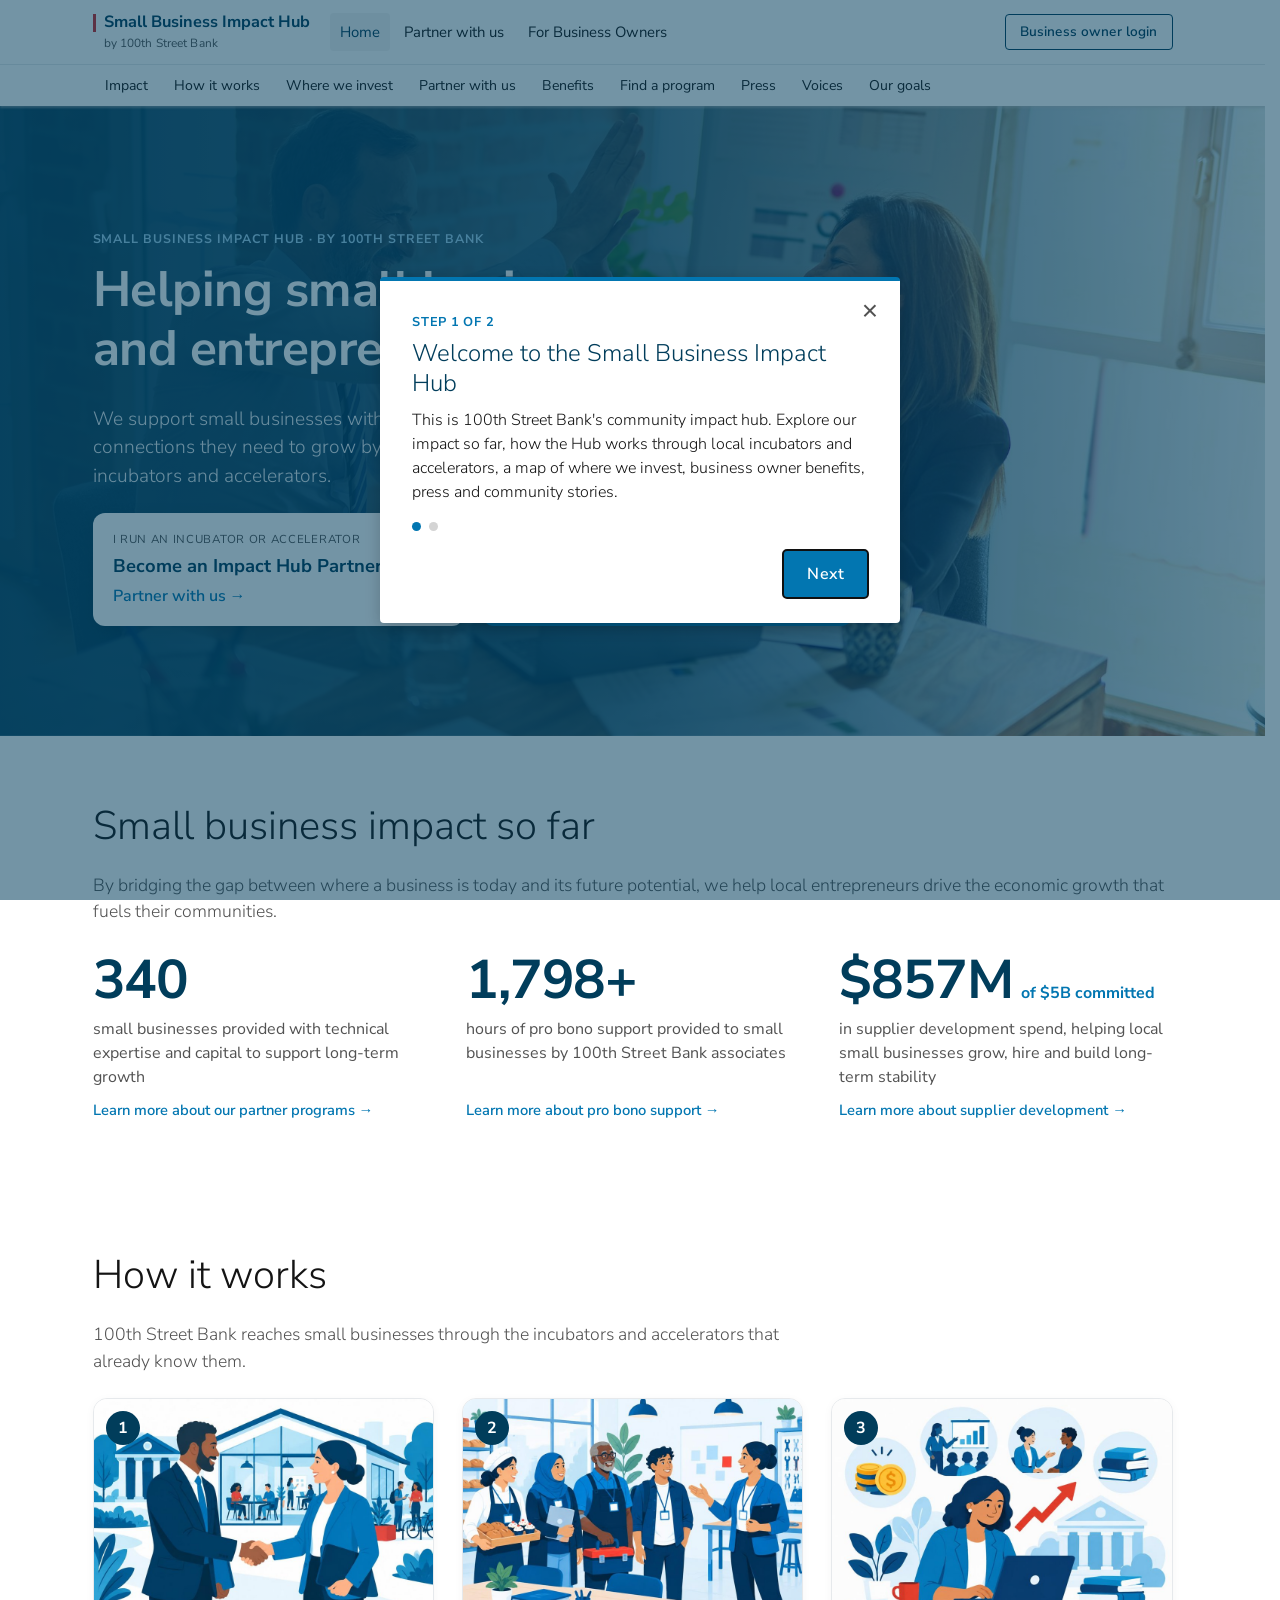
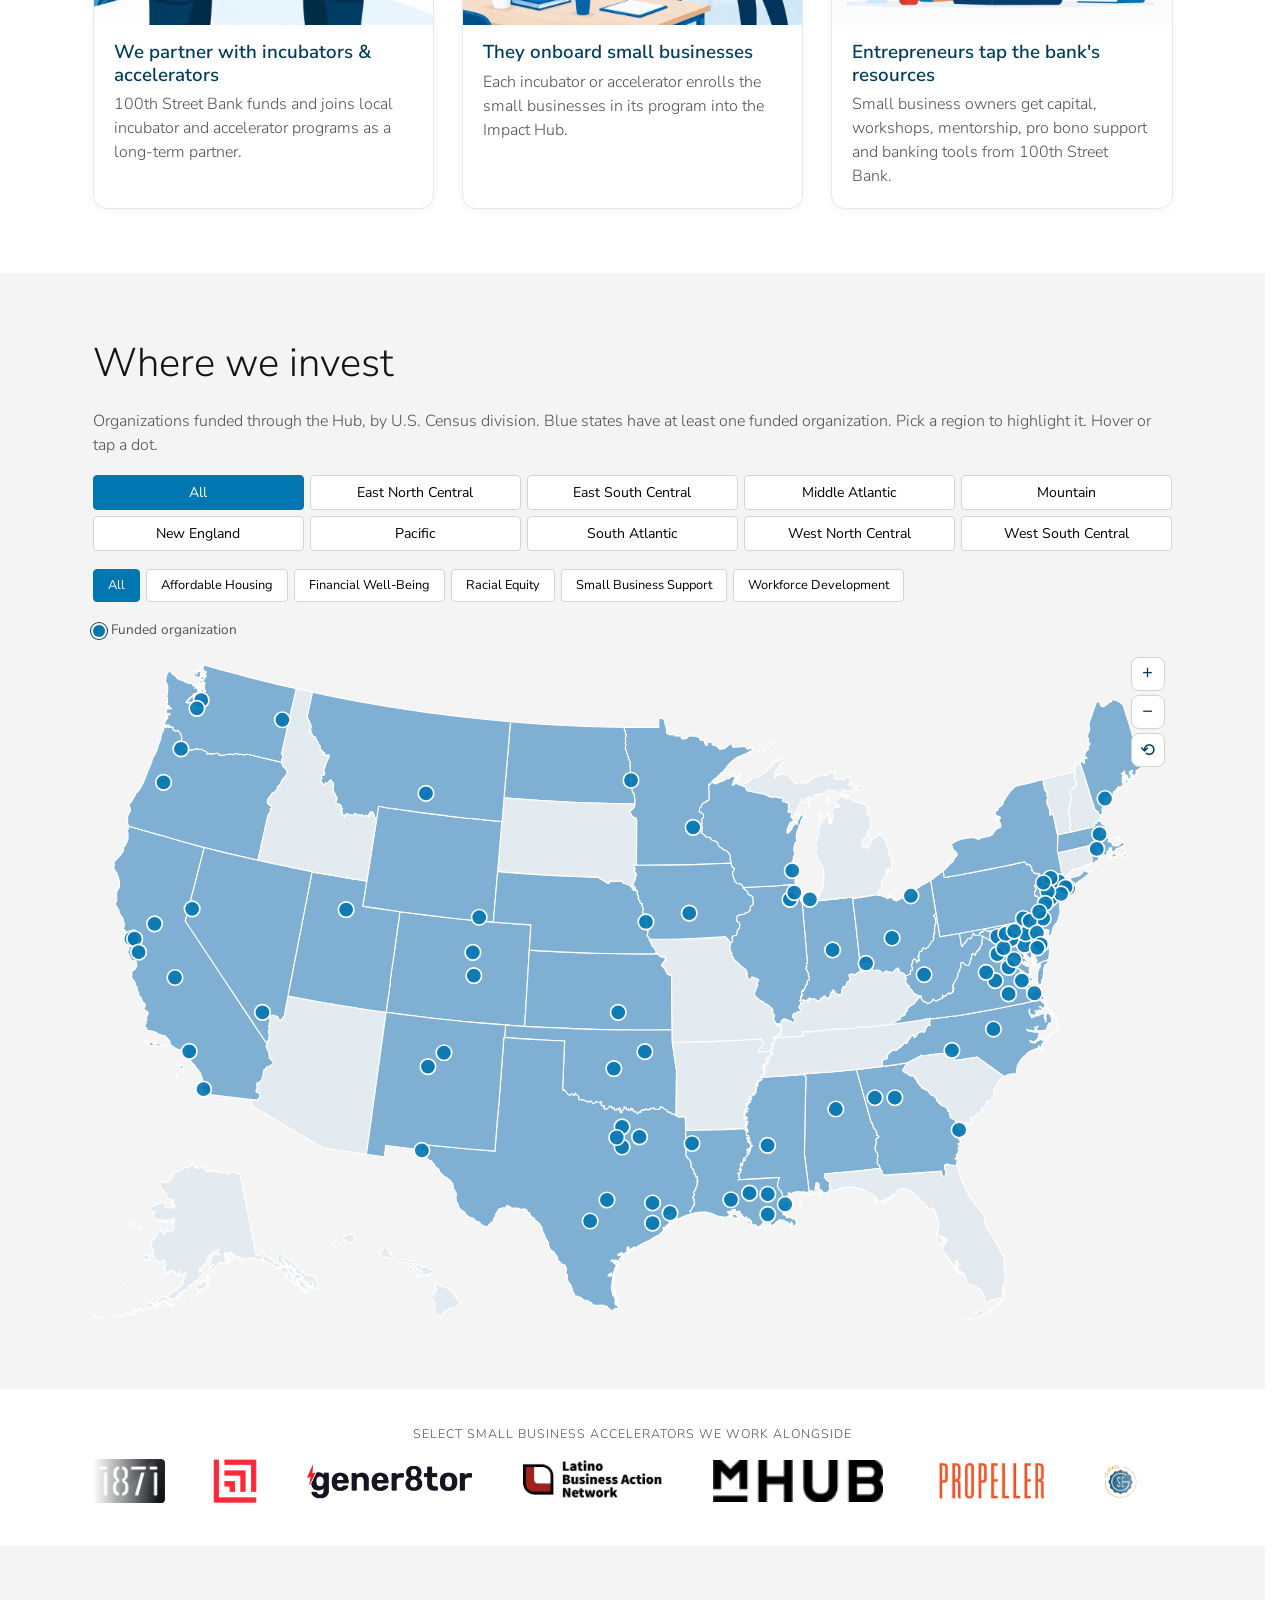
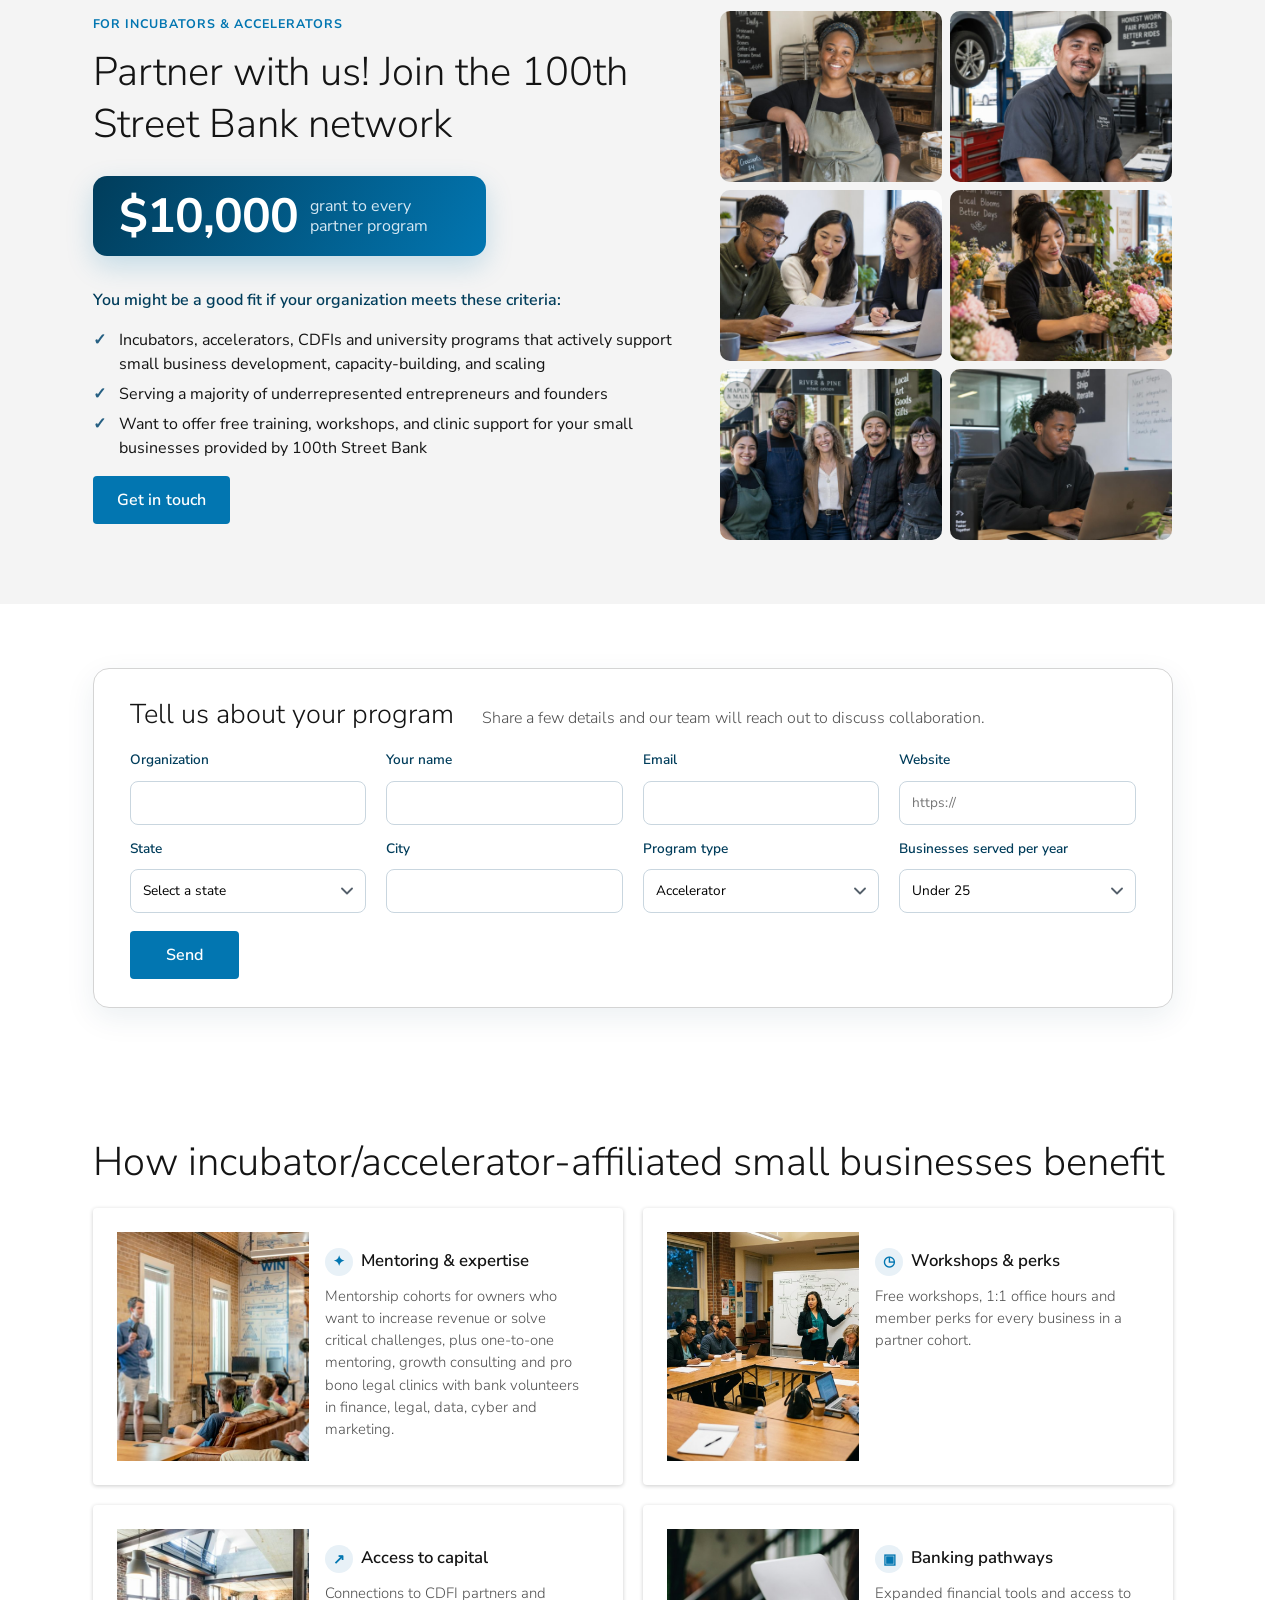
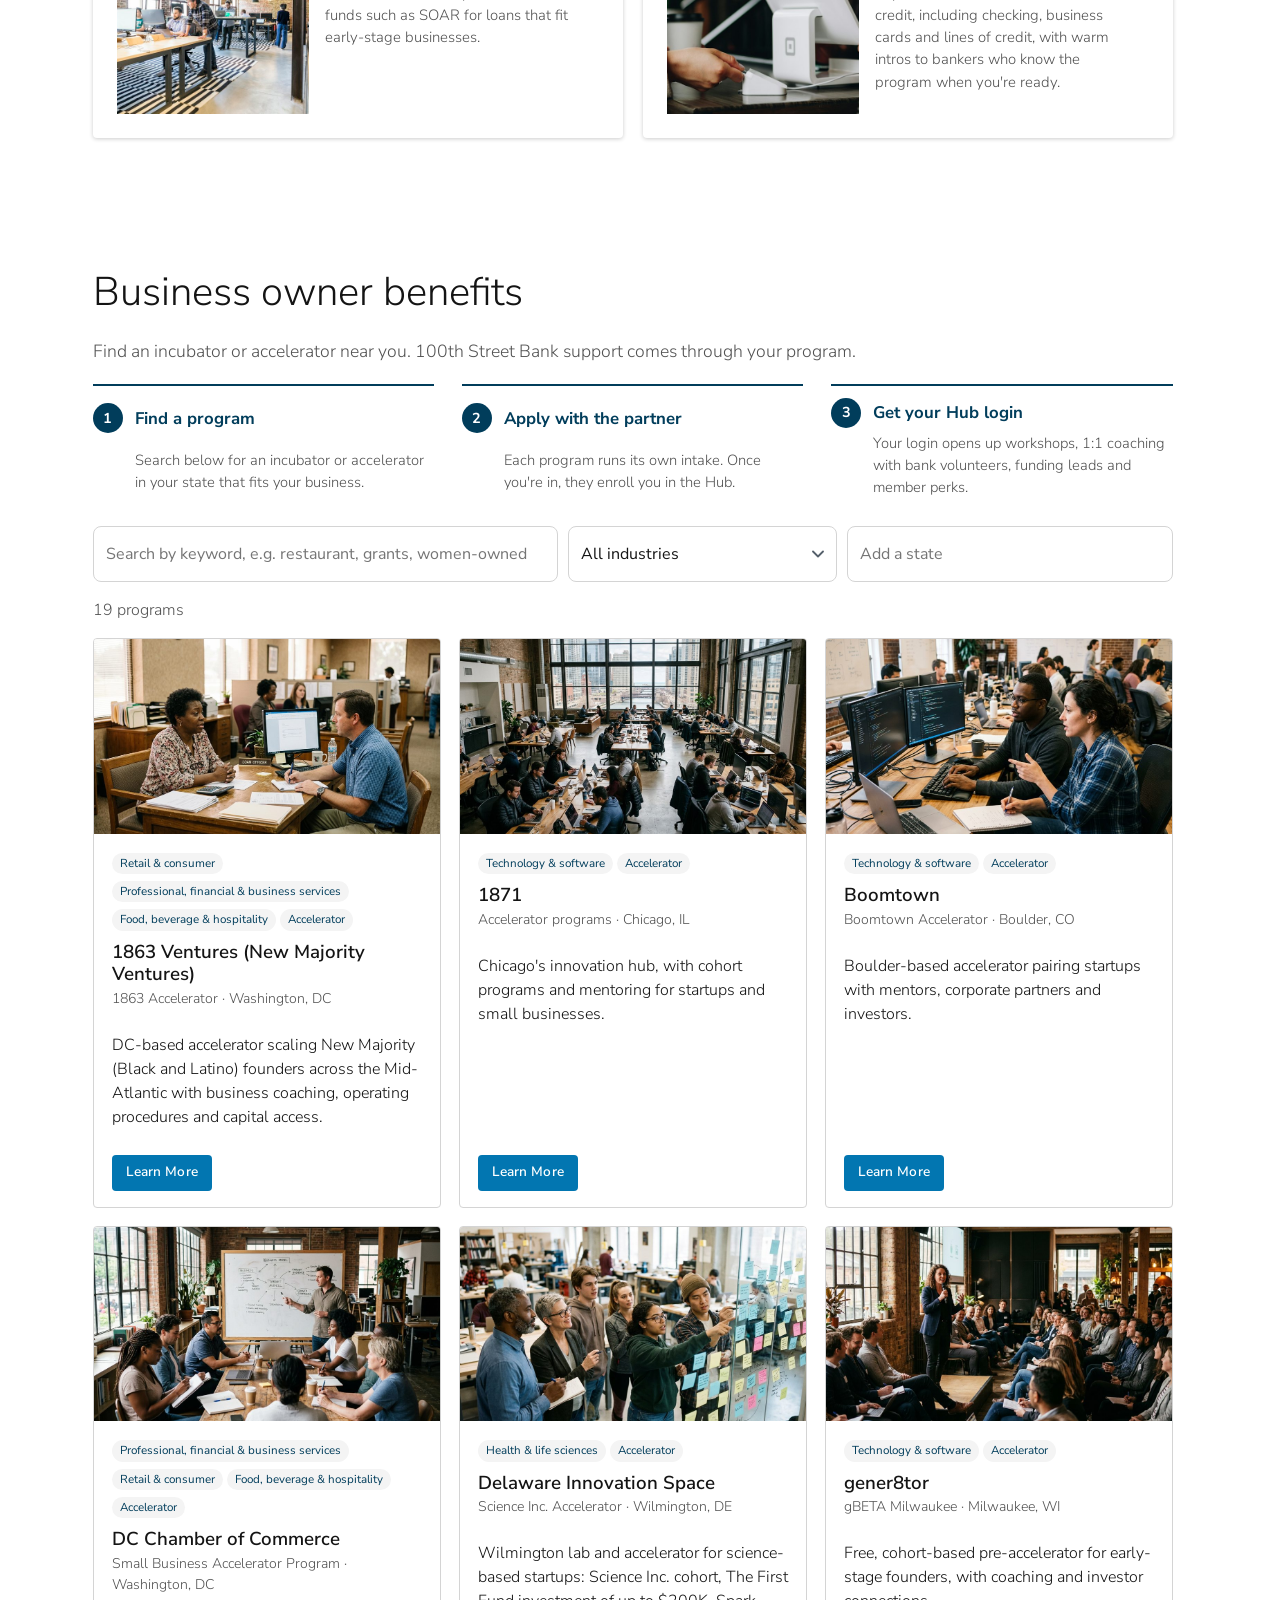
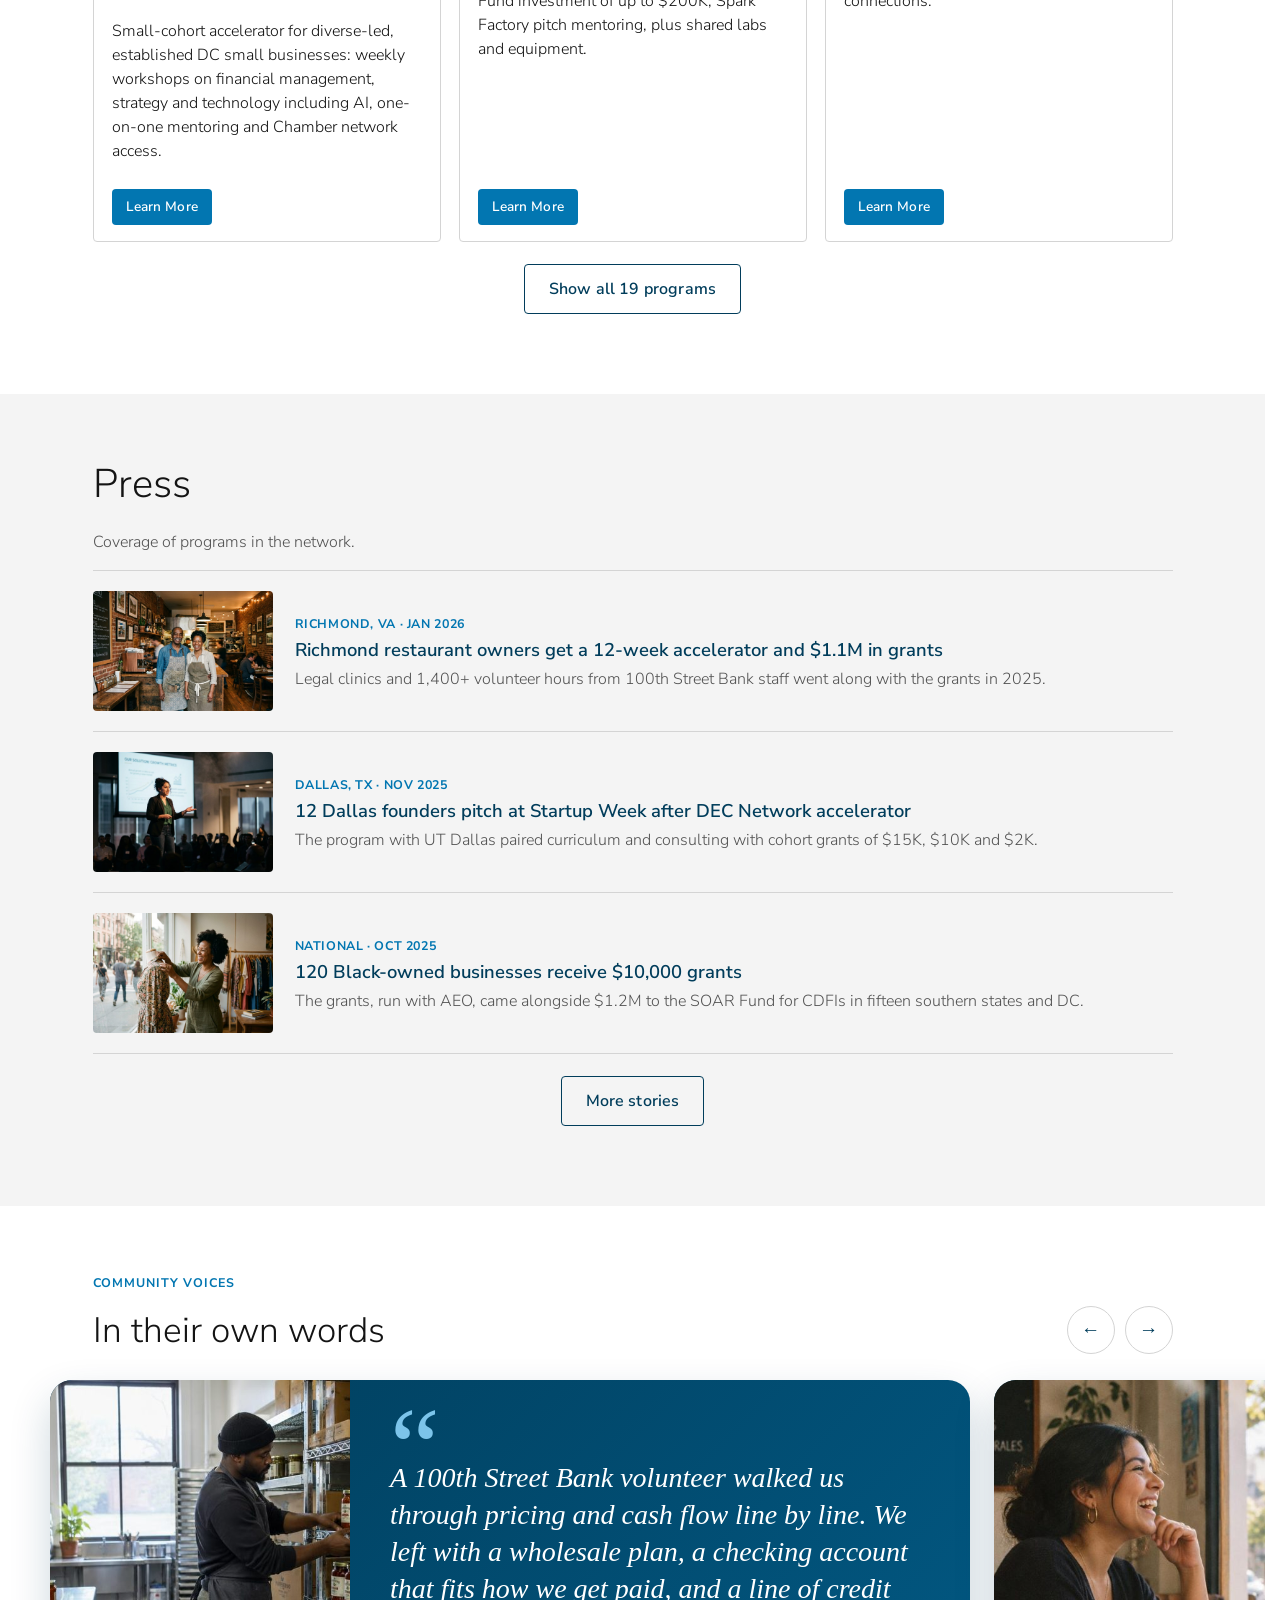
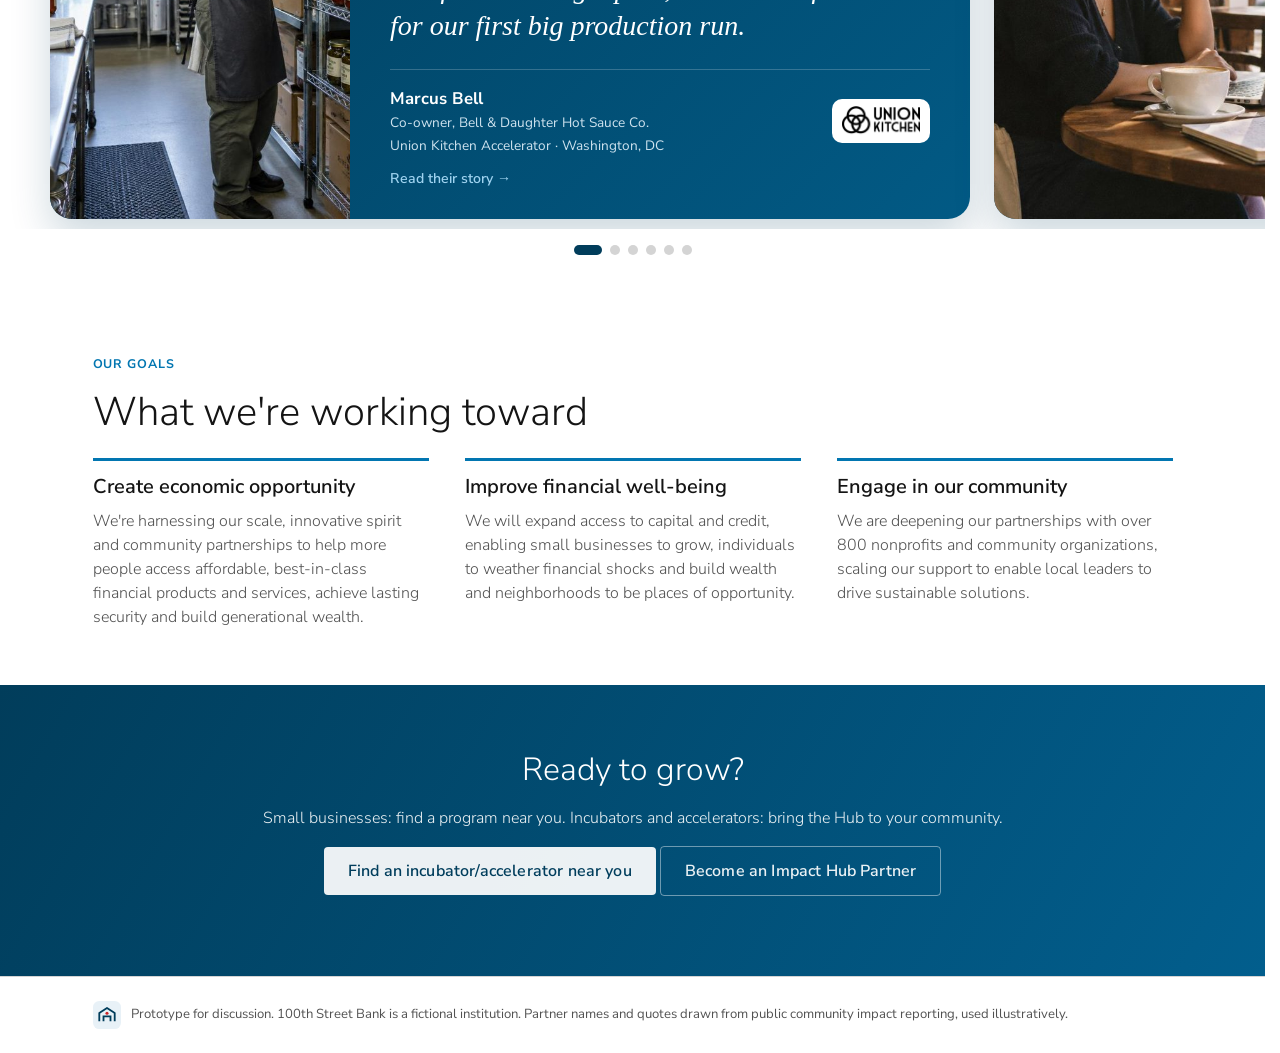
<file: index.html>
<!doctype html><html lang="en"><head>
  <meta name="robots" content="noindex, nofollow"><meta charset="utf-8"><meta name="viewport" content="width=device-width,initial-scale=1"><title>Home · Small Business Impact Hub</title><link rel="stylesheet" href="styles.css?v=24"></head>
<body class="home"><script src="data.js?v=24"></script><script src="usmap.js"></script><script src="home.js?v=24"></script>
<div class="hero photo" style="background-image:linear-gradient(90deg,rgba(1,61,91,.94) 0%,rgba(1,61,91,.78) 45%,rgba(1,61,91,.15) 100%),url(img/hero.jpg)"><div class="wrap">
<span class="eyebrow">Small Business Impact Hub · by 100th Street Bank</span>
<h1>Helping small business owners and entrepreneurs succeed.</h1><p>We support small businesses with the resources, expertise, and connections they need to grow by directly partnering with local business incubators and accelerators.</p>
<div class="ctasplit"><a href="#partners"><small>I run an incubator or accelerator</small><b>Become an Impact Hub Partner</b><span>Partner with us →</span></a><a class="alt" href="#owners"><small>I run a small business</small><b>Find an incubator/accelerator near you</b><span>Browse programs →</span></a></div></div></div>

<section id="impact"><div class="wrap"><h2>Small business impact so far</h2><p class="lead">By bridging the gap between where a business is today and its future potential, we help local entrepreneurs drive the economic growth that fuels their communities.</p><div class="kstats"><div class="kst"><b class="cnt" data-to="340">0</b><span>small businesses provided with technical expertise and capital to support long-term growth</span><a href="#owners">Learn more about our partner programs →</a></div><div class="kst"><b class="cnt" data-to="1800" data-suf="+">0</b><span>hours of pro bono support provided to small businesses by 100th Street Bank associates</span><a href="#benefits">Learn more about pro bono support →</a></div><div class="kst"><div class="kbig"><b class="cnt" data-to="858" data-pre="$" data-suf="M">0</b><em>of $5B committed</em></div><span>in supplier development spend, helping local small businesses grow, hire and build long-term stability</span><a href="#goals">Learn more about supplier development →</a></div></div></div></div></section>

<section id="how"><div class="wrap"><h2>How it works</h2><p class="lead">100th Street Bank reaches small businesses through the incubators and accelerators that already know them.</p><div class="howgrid">
<div class="howstep"><img src="img/how/h1.jpg" alt="Illustration: a bank partner and an incubator leader shaking hands"><span class="hn">1</span><h3>We partner with incubators &amp; accelerators</h3><p>100th Street Bank funds and joins local incubator and accelerator programs as a long-term partner.</p></div>
<div class="howstep"><img src="img/how/h2.jpg" alt="Illustration: an incubator welcoming a diverse group of small business owners"><span class="hn">2</span><h3>They onboard small businesses</h3><p>Each incubator or accelerator enrolls the small businesses in its program into the Impact Hub.</p></div>
<div class="howstep"><img src="img/how/h3.jpg" alt="Illustration: an entrepreneur surrounded by icons for capital, workshops and mentorship"><span class="hn">3</span><h3>Entrepreneurs tap the bank's resources</h3><p>Small business owners get capital, workshops, mentorship, pro bono support and banking tools from 100th Street Bank.</p></div>
</div></div></section>
<section class="alt" id="map"><div class="wrap"><div class="pagehead"><div><h2>Where we invest</h2><p>Organizations funded through the Hub, by U.S. Census division. Blue states have at least one funded organization. <span id="maphint"></span></p></div></div>
<div class="filters" id="mapf"></div><div class="filters cat" id="mapc"></div>
<div class="maplegend" id="maplegend"></div><div class="mapwrap"><div class="mapempty" id="mapempty" hidden></div><div class="mapzoom" id="mapzoom"></div><svg id="usmap" viewBox="0 0 975 610" role="img" aria-label="Map of funded organizations"></svg><div id="tip" class="tip"></div></div>
</div></section>

<section class="logos"><div class="wrap"><p class="kicker">Select small business accelerators we work alongside</p><div class="marq" id="acclogos"></div></div></div></section>

<section class="alt" id="partners"><div class="wrap split joinv5"><div><span class="eyebrow dk">For Incubators &amp; Accelerators</span><h2>Partner with us! Join the 100th Street Bank network</h2>
<div class="bigamt" style="align-items:center"><b>$10,000</b><span>grant to every partner program</span></div>
<p class="fitline">You might be a good fit if your organization meets these criteria:</p><ul class="chk"><li>Incubators, accelerators, CDFIs and university programs that actively support small business development, capacity-building, and scaling</li><li>Serving a majority of underrepresented entrepreneurs and founders</li><li>Want to offer free training, workshops, and clinic support for your small businesses provided by 100th Street Bank</li></ul>
<p><a class="btn" href="#apply">Get in touch</a></p></div>
<div class="collage"><img src="img/collage/c1.jpg" alt="Small business owner in the network"><img src="img/collage/c2.jpg" alt="Small business owner in the network"><img src="img/collage/c3.jpg" alt="Small business owner in the network"><img src="img/collage/c4.jpg" alt="Small business owner in the network"><img src="img/collage/c5.jpg" alt="Small business owner in the network"><img src="img/collage/c6.jpg" alt="Small business owner in the network"></div></div></section>
<section id="become"><div class="wrap"><div class="interest" id="apply"><div class="ihead"><h2>Tell us about your program</h2><p>Share a few details and our team will reach out to discuss collaboration.</p></div>
<form class="f iform"><label>Organization<input required></label><label>Your name<input required></label><label>Email<input type="email" required></label><label>Website<input type="url" required placeholder="https://"></label>
<label>State<select required id="fst"><option value="">Select a state</option></select></label><label>City<input required></label><label>Program type<select><option>Accelerator</option><option>CDFI</option><option>Incubator</option><option>Other</option><option>University program</option></select></label><label>Businesses served per year<select><option>Under 25</option><option>25–100</option><option>100+</option></select></label>
<button class="btn">Send</button></form><div class="ok"><b>Thanks.</b> Someone from our partnerships team will be in touch within two weeks. (Prototype: nothing was sent.)</div></div></div></section>

<section class="fullw" id="benefits"><div class="wrap"><h2>How incubator/accelerator-affiliated small businesses benefit</h2><div class="grid bens">
<div class="card pc"><img src="img/b-mentor.jpg" alt=""><div><h3><span class="ic">✦</span>Mentoring &amp; expertise</h3><p>Mentorship cohorts for owners who want to increase revenue or solve critical challenges, plus one-to-one mentoring, growth consulting and pro bono legal clinics with bank volunteers in finance, legal, data, cyber and marketing.</p></div></div>
<div class="card pc"><img src="img/b-workshop.jpg" alt=""><div><h3><span class="ic">◷</span>Workshops &amp; perks</h3><p>Free workshops, 1:1 office hours and member perks for every business in a partner cohort.</p></div></div>
<div class="card pc"><img src="img/b-capital.jpg" alt=""><div><h3><span class="ic">↗</span>Access to capital</h3><p>Connections to CDFI partners and funds such as SOAR for loans that fit early-stage businesses.</p></div></div>
<div class="card pc"><img src="img/b-checking.jpg" alt=""><div><h3><span class="ic">▣</span>Banking pathways</h3><p>Expanded financial tools and access to credit, including checking, business cards and lines of credit, with warm intros to bankers who know the program when you're ready.</p></div></div>
</div></div></section>

<section id="owners"><div class="wrap"><h2>Business owner benefits</h2><p class="lead">Find an incubator or accelerator near you. 100th Street Bank support comes through your program.</p>
<ol class="osteps"><li><b>Find a program</b><p>Search below for an incubator or accelerator in your state that fits your business.</p></li><li><b>Apply with the partner</b><p>Each program runs its own intake. Once you're in, they enroll you in the Hub.</p></li><li><b>Get your Hub login</b><p>Your login opens up workshops, 1:1 coaching with bank volunteers, funding leads and member perks.</p></li></ol>
<div class="search"><input class="kw" id="q" placeholder="Search by keyword, e.g. restaurant, grants, women-owned"><select class="catsel" id="pcat" aria-label="Filter by industry"><option value="">All industries</option></select><div class="stpick" id="stp"><span id="stchips"></span><input id="stin" placeholder="Add a state" autocomplete="off" aria-label="Filter by state"><ul id="stsug" role="listbox"></ul></div></div>
<p class="mut" id="cnt"></p><div class="pgrid" id="pgr"></div><p class="moreb" id="pmorew"><button class="btn ghost" id="pmore" aria-expanded="false">Show all programs</button></p></div></section>
<section class="alt" id="stories"><div class="wrap"><h2>Press</h2><p class="mut">Coverage of programs in the network.</p><div class="press"><article class="pr"><img src="img/s-richmond.jpg" alt=""><div><span class="prsrc">Richmond, VA · Jan 2026</span><h3>Richmond restaurant owners get a 12-week accelerator and $1.1M in grants</h3><p>Legal clinics and 1,400+ volunteer hours from 100th Street Bank staff went along with the grants in 2025.</p></div></article><article class="pr"><img src="img/s-dallas.jpg" alt=""><div><span class="prsrc">Dallas, TX · Nov 2025</span><h3>12 Dallas founders pitch at Startup Week after DEC Network accelerator</h3><p>The program with UT Dallas paired curriculum and consulting with cohort grants of $15K, $10K and $2K.</p></div></article><article class="pr"><img src="img/s-grant.jpg" alt=""><div><span class="prsrc">National · Oct 2025</span><h3>120 Black-owned businesses receive $10,000 grants</h3><p>The grants, run with AEO, came alongside $1.2M to the SOAR Fund for CDFIs in fifteen southern states and DC.</p></div></article></div>
<div class="press" id="moreprs" hidden><article class="pr"><img src="img/members.jpg" alt=""><div><span class="prsrc">New Orleans, LA · Sep 2025</span><h3>Propeller's new cohort takes on local problems in New Orleans</h3><p>Founders get mentors, workshops and time with bank volunteers.</p></div></article><article class="pr"><img src="img/p-hotbread.jpg" alt=""><div><span class="prsrc">New York, NY · Aug 2025</span><h3>From home kitchen to storefront at Hot Bread Kitchen</h3><p>Incubator members get licensed kitchen space and help getting into markets.</p></div></article><article class="pr"><img src="img/p-risingtide.jpg" alt=""><div><span class="prsrc">Jersey City, NJ · Jul 2025</span><h3>Jersey City business academy keeps coaching after graduation</h3><p>Rising Tide Capital's Community Business Academy trains neighborhood entrepreneurs.</p></div></article><article class="pr"><img src="img/s-delaware.jpg" alt=""><div><span class="prsrc">Georgetown, DE · Jun 2025</span><h3>Rural Delaware libraries lend hotspots and laptops</h3><p>81% of participants in Georgetown and Laurel said their internet access improved.</p></div></article><article class="pr"><img src="img/s-digital.jpg" alt=""><div><span class="prsrc">Dallas &amp; Houston, TX · May 2025</span><h3>Digital skills classes in Dallas and Houston send 250+ people home with laptops</h3><p>Multi-week classes run with local nonprofits.</p></div></article><article class="pr"><img src="img/s-bronx.jpg" alt=""><div><span class="prsrc">Bronx, NY · Apr 2025</span><h3>$450K grant funds skills training for Bronx young adults</h3><p>The grant to Robin Hood supports training and wraparound services.</p></div></article></div><p class="moreb"><button class="btn ghost" id="morebtn" aria-expanded="false" aria-controls="moreprs">More stories</button></p></div></section>

<section class="voices" id="voices"><div class="wrap"><div class="vhead"><div><span class="eyebrow dk">Community voices</span><h2>In their own words</h2></div><div class="varrows"><button id="vprev" aria-label="Previous">←</button><button id="vnext" aria-label="Next">→</button></div></div></div>
<div class="vtrack" id="testi"></div><div class="wrap"><div class="vdots" id="vdots"></div></div></section>

<section class="goals" id="goals"><div class="wrap"><span class="eyebrow dk">Our goals</span><h2>What we're working toward</h2><div class="ggrid">
<div><h3>Create economic opportunity</h3><p>We're harnessing our scale, innovative spirit and community partnerships to help more people access affordable, best-in-class financial products and services, achieve lasting security and build generational wealth.</p></div>
<div><h3>Improve financial well-being</h3><p>We will expand access to capital and credit, enabling small businesses to grow, individuals to weather financial shocks and build wealth and neighborhoods to be places of opportunity.</p></div>
<div><h3>Engage in our community</h3><p>We are deepening our partnerships with over 800 nonprofits and community organizations, scaling our support to enable local leaders to drive sustainable solutions.</p></div>
</div></div></section>
<section class="ctaband"><div class="wrap"><h2>Ready to grow?</h2><p>Small businesses: find a program near you. Incubators and accelerators: bring the Hub to your community.</p><p><a class="btn wh" href="#owners">Find an incubator/accelerator near you</a> <a class="btn ghost" href="#partners">Become an Impact Hub Partner</a></p></div></section>
<script>drawMap();renderTesti(testi);</script>
<script>
const ALLST=Object.values(ST_ABBR).sort(),PST=new Set(PROGRAMS.map(p=>p.s)),SEL=[];let hi=0;
[...ALLST].sort().forEach(x=>fst.innerHTML+=`<option>${x}</option>`);
//netline.textContent=`The network today: ${PROGRAMS.filter(p=>/Incubator|Accelerator/.test(p.t)).length} incubators and accelerators serving 340 businesses.`;
function chips(){stchips.innerHTML=SEL.map(x=>`<span class="chip">${x}<button aria-label="Remove ${x}" data-s="${x}">×</button></span>`).join("");stchips.querySelectorAll("button").forEach(b=>b.onclick=()=>{SEL.splice(SEL.indexOf(b.dataset.s),1);chips();ren()});stin.placeholder=SEL.length?"Add another":"Add a state"}
function sug(){const v=stin.value.trim().toLowerCase();if(!v){stsug.innerHTML="";return}const L=ALLST.filter(x=>!SEL.includes(x)&&x.toLowerCase().startsWith(v)).concat(ALLST.filter(x=>!SEL.includes(x)&&!x.toLowerCase().startsWith(v)&&x.toLowerCase().includes(v))).slice(0,8);hi=0;
 stsug.innerHTML=L.map((x,i)=>`<li role="option" class="${i?"":"hi"}" data-s="${x}">${x}<small>${PST.has(x)?PROGRAMS.filter(p=>p.s==x).length+" programs":"no programs yet"}</small></li>`).join("");stsug.querySelectorAll("li").forEach(li=>li.onmousedown=e=>{e.preventDefault();add(li.dataset.s)})}
function add(x){if(x&&!SEL.includes(x))SEL.push(x);stin.value="";stsug.innerHTML="";chips();ren();stin.focus()}
stin.oninput=sug;stin.onblur=()=>setTimeout(()=>stsug.innerHTML="",100);
stin.onkeydown=e=>{const li=[...stsug.querySelectorAll("li")];if(e.key=="ArrowDown"||e.key=="ArrowUp"){e.preventDefault();if(!li.length)return;hi=(hi+(e.key=="ArrowDown"?1:-1)+li.length)%li.length;li.forEach((l,i)=>l.classList.toggle("hi",i==hi))}else if(e.key=="Enter"){e.preventDefault();if(li[hi])add(li[hi].dataset.s)}else if(e.key=="Backspace"&&!stin.value&&SEL.length){SEL.pop();chips();ren()}};
stp.onclick=e=>{if(e.target==stp||e.target==stchips)stin.focus()};
[...PCATS].sort().forEach(c=>pcat.innerHTML+=`<option>${c}</option>`);let pall=false;
function ren(){const k=q.value.toLowerCase(),ct=pcat.value;const L=PROGRAMS.filter(p=>(!k||[p.n,p.p,p.d,p.t,p.c,p.s,[].concat(p.k).join(" ")].join(" ").toLowerCase().includes(k))&&(!SEL.length||SEL.includes(p.s))&&(!ct||[].concat(p.k).includes(ct)));
cnt.textContent=`${L.length} program${L.length==1?"":"s"}${ct?" · "+ct:""}${SEL.length?" in "+SEL.join(", "):""}`;
const V=pall?L:L.slice(0,6);pmorew.hidden=L.length<=6;pmore.textContent=pall?"Show fewer programs":`Show all ${L.length} programs`;pmore.setAttribute("aria-expanded",pall);
pgr.innerHTML=V.map(p=>`<div class="pcard"><img src="${p.img}" alt=""><div><span>${[].concat(p.k).map(k=>`<span class="tag">${k}</span>`).join("")}<span class="tag">${p.t}</span></span><h3>${p.n}</h3><p class="sub">${p.p} · ${p.c}</p><p>${p.d}</p><div class="foot"><a class="btn sm" href="${p.u||"#"}" target="_blank" rel="noopener">Learn More</a></div></div></div>`).join("")||"<p>No programs match yet. Try another state, industry or fewer filters.</p>"}
q.oninput=()=>{pall=false;ren()};pcat.onchange=()=>{pall=false;ren()};pmore.onclick=()=>{pall=!pall;ren();if(!pall)document.getElementById("owners").scrollIntoView({behavior:"smooth"})};ren();
const LG=p=>`<a href="${p.u}" target="_blank" rel="noopener" title="${p.n}">${p.l?`<img src="${p.l}" alt="${p.n}">`:`<span class="wm"><b>${p.w}</b></span>`}</a>`;
const LOGO_EXCLUDE=new Set(["LearnLaunch"]);
const MQ=(el,html)=>{el.innerHTML=`<div class="mtrack">${html}${html.replace(/<a /g,'<a aria-hidden="true" tabindex="-1" ')}</div>`};MQ(acclogos,PROGRAMS.filter(p=>p.t=="Accelerator"&&(p.l||p.w)&&!LOGO_EXCLUDE.has(p.n)).map(LG).join(""));
const NETLOGO_PICKS=["The DEC Network","Union Kitchen Accelerator","Latino Business Action Network (LBAN)","Hot Bread Kitchen","Rising Tide Capital","gener8tor"];

const io=new IntersectionObserver(es=>es.forEach(e=>{if(!e.isIntersecting)return;io.unobserve(e.target);const el=e.target,to=+el.dataset.to,pre=el.dataset.pre||"",suf=el.dataset.suf||"",t0=performance.now(),D=1600;
 const f=t=>{const k=Math.min(1,(t-t0)/D),v=Math.round(to*(1-Math.pow(1-k,3)));el.textContent=pre+v.toLocaleString("en-US")+suf;if(k<1)requestAnimationFrame(f)};requestAnimationFrame(f)}),{threshold:.6});
document.querySelectorAll(".cnt").forEach(el=>io.observe(el));
morebtn.onclick=()=>{const open=moreprs.hidden;moreprs.hidden=!open;morebtn.setAttribute("aria-expanded",open);morebtn.textContent=open?"Show fewer stories":"More stories";if(!open)document.getElementById("stories").scrollIntoView({behavior:"smooth"})};
</script>
<script src="chrome.js?v=24"></script><script src="tour.js?v=2"></script></body></html>
</file>
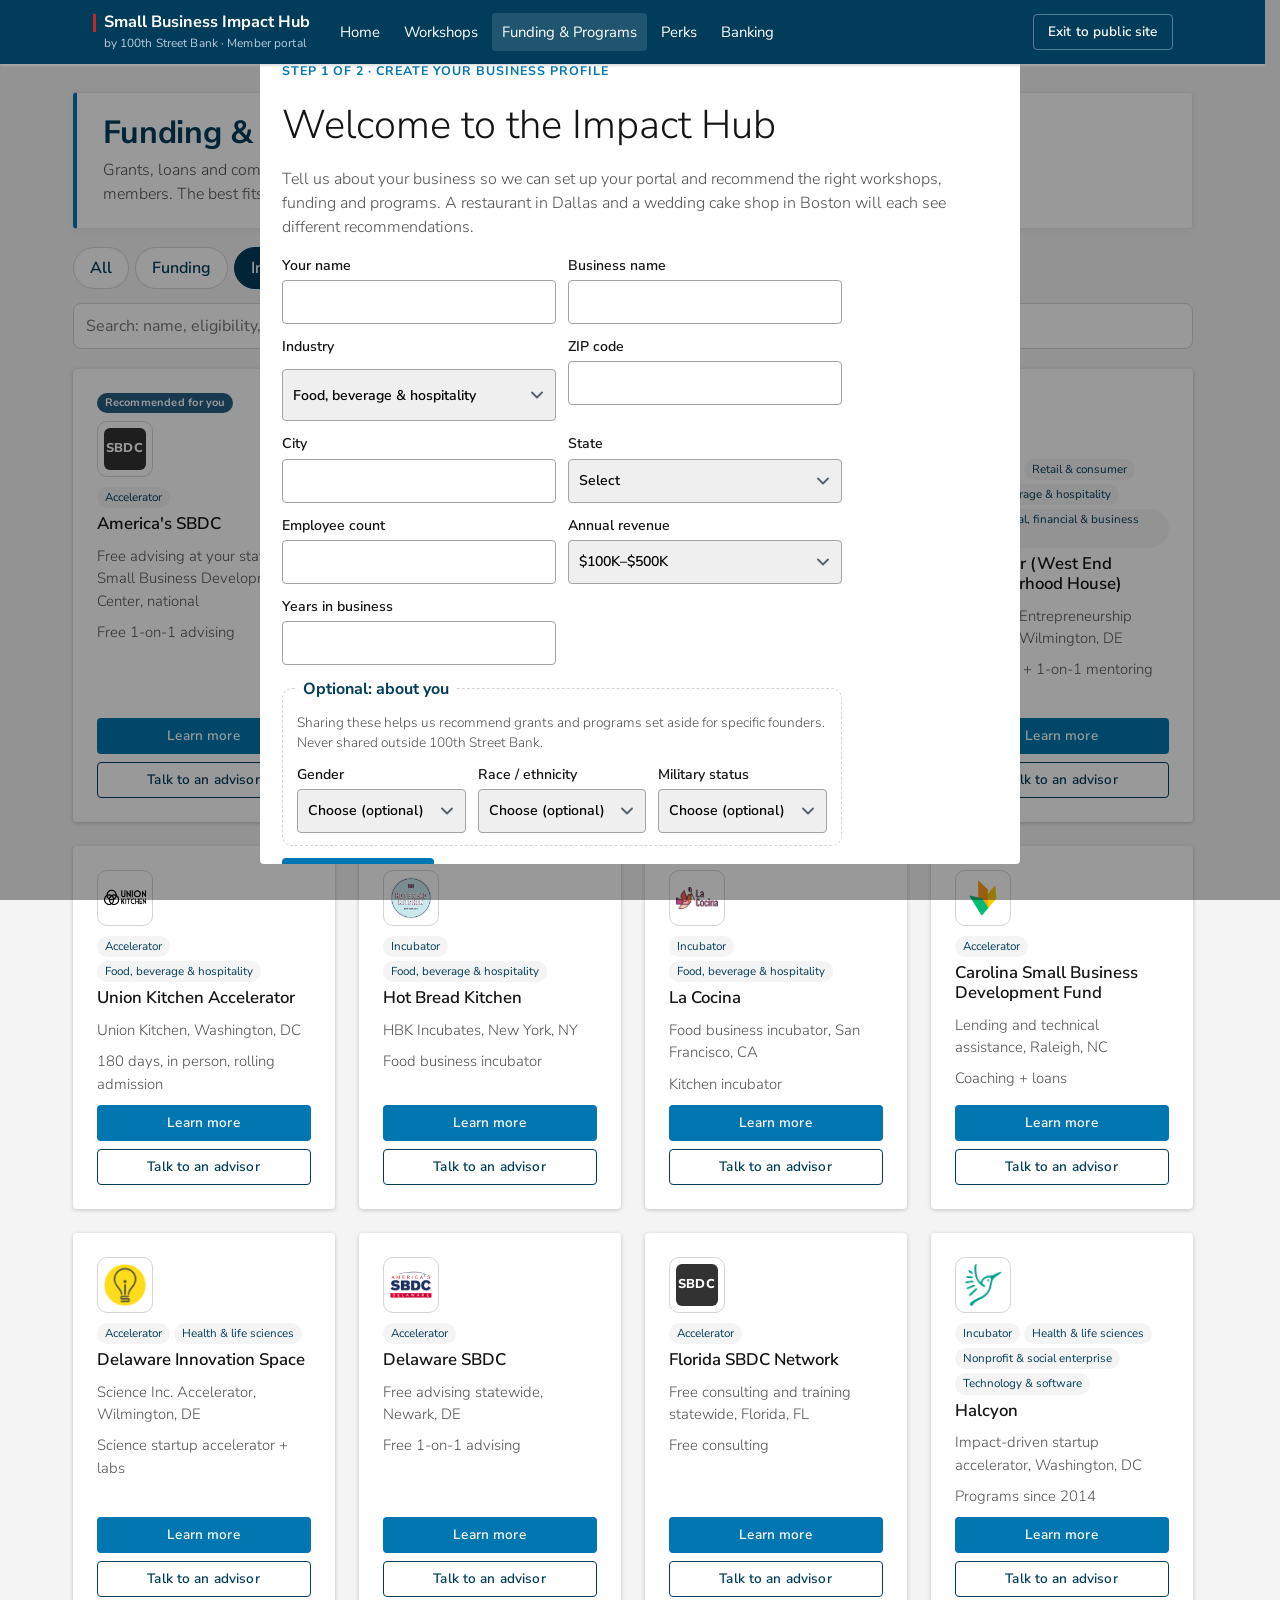
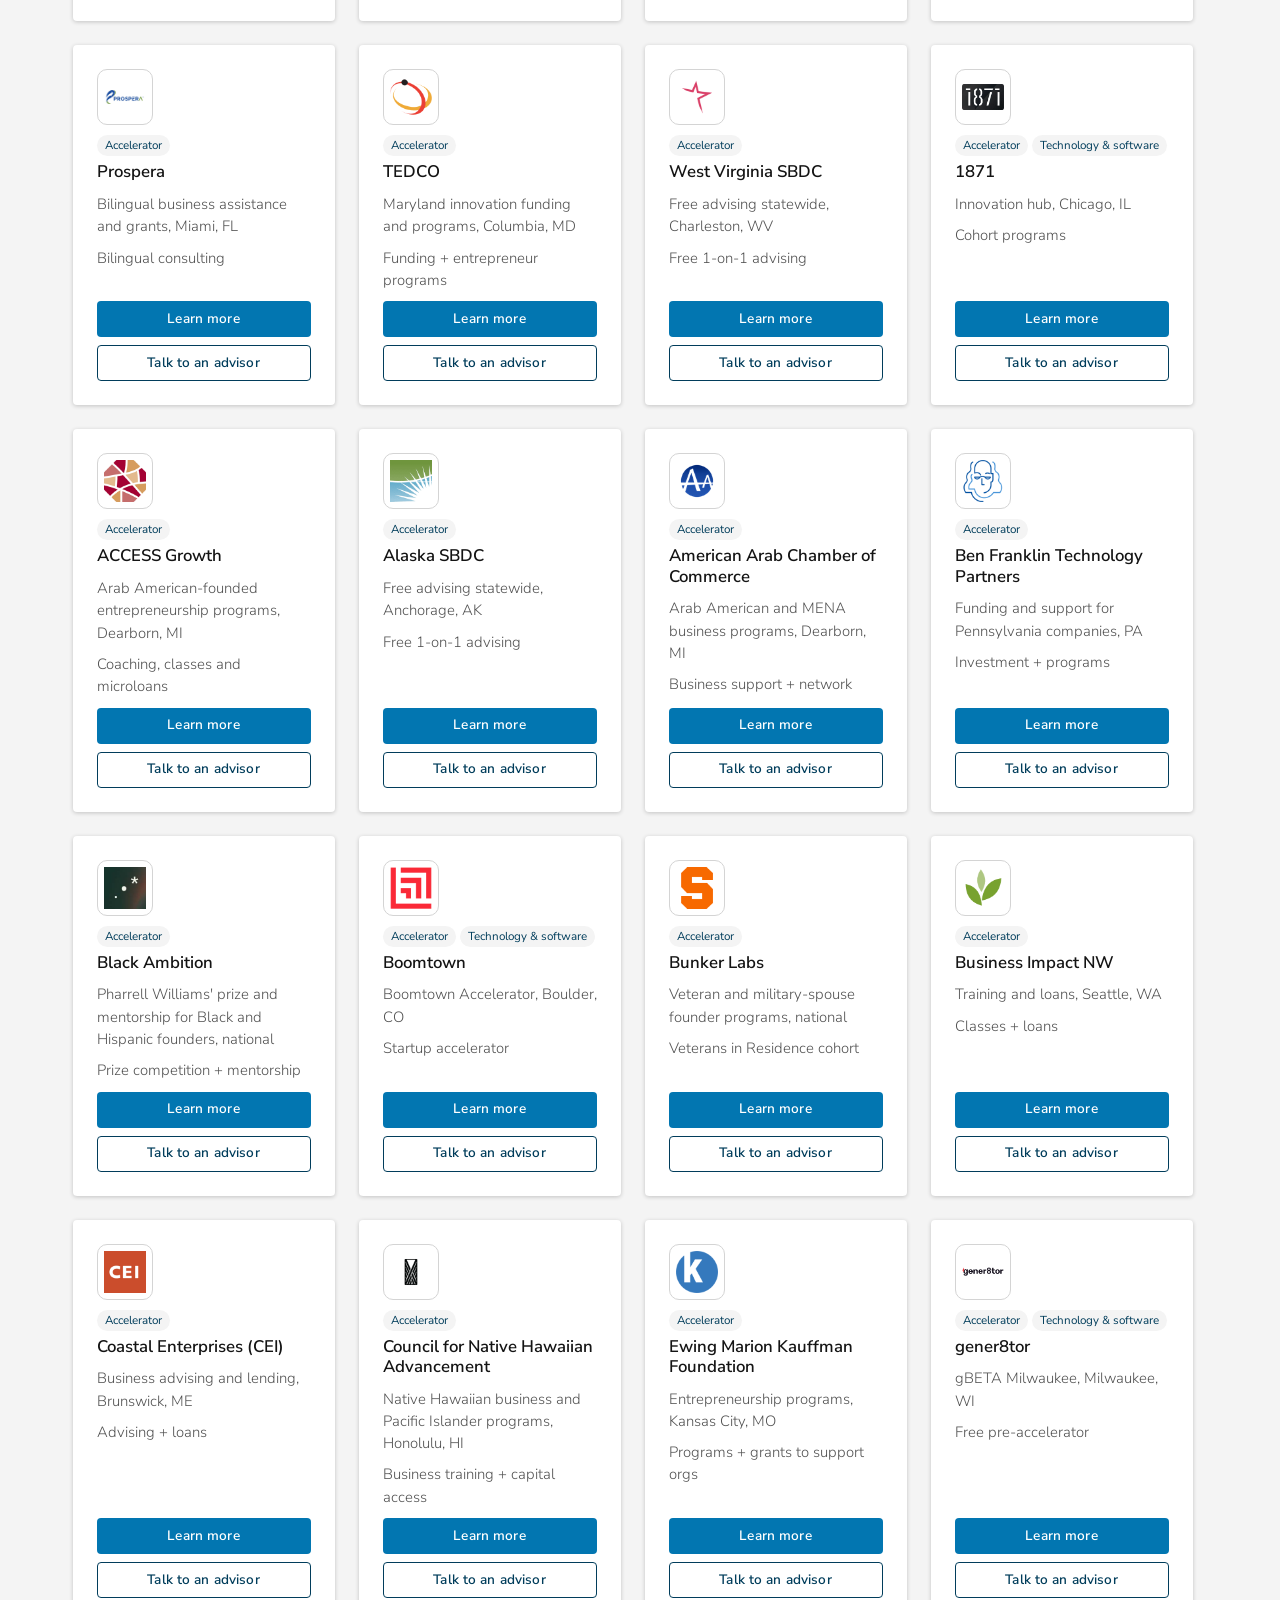
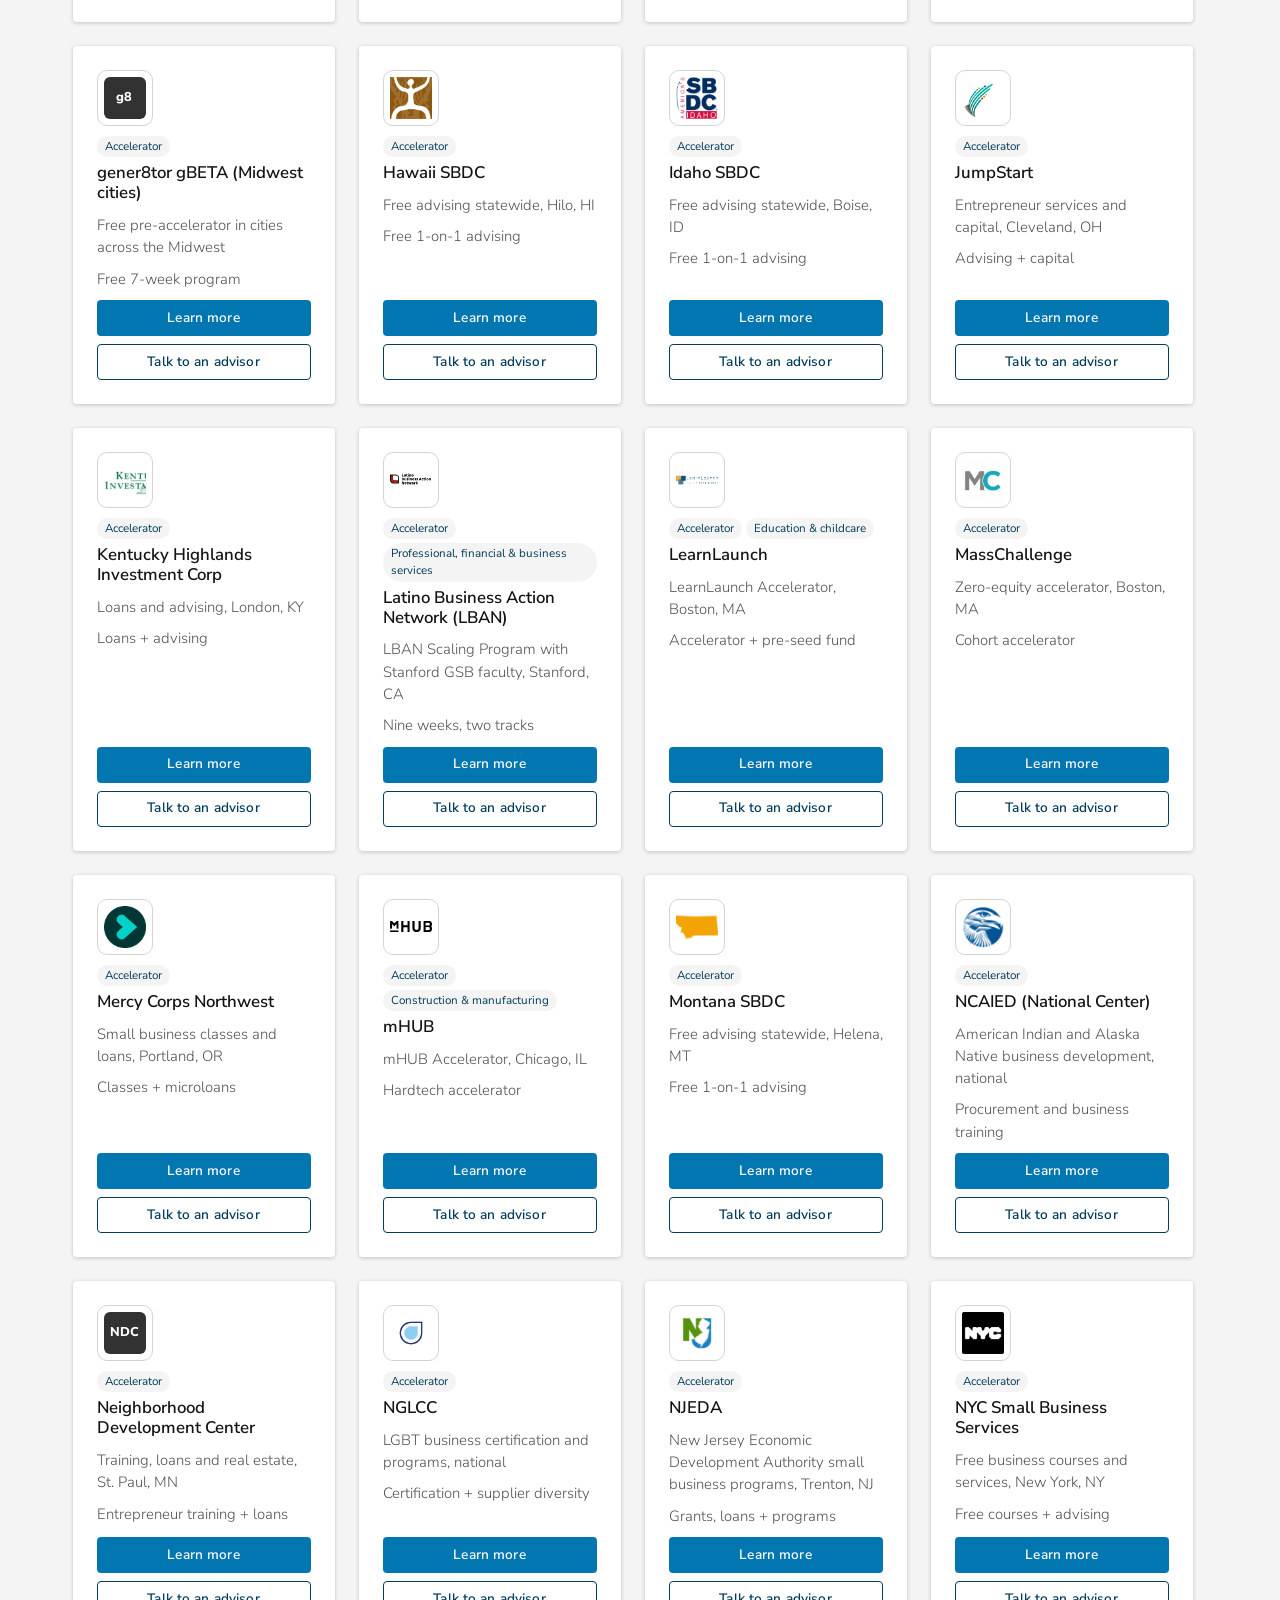
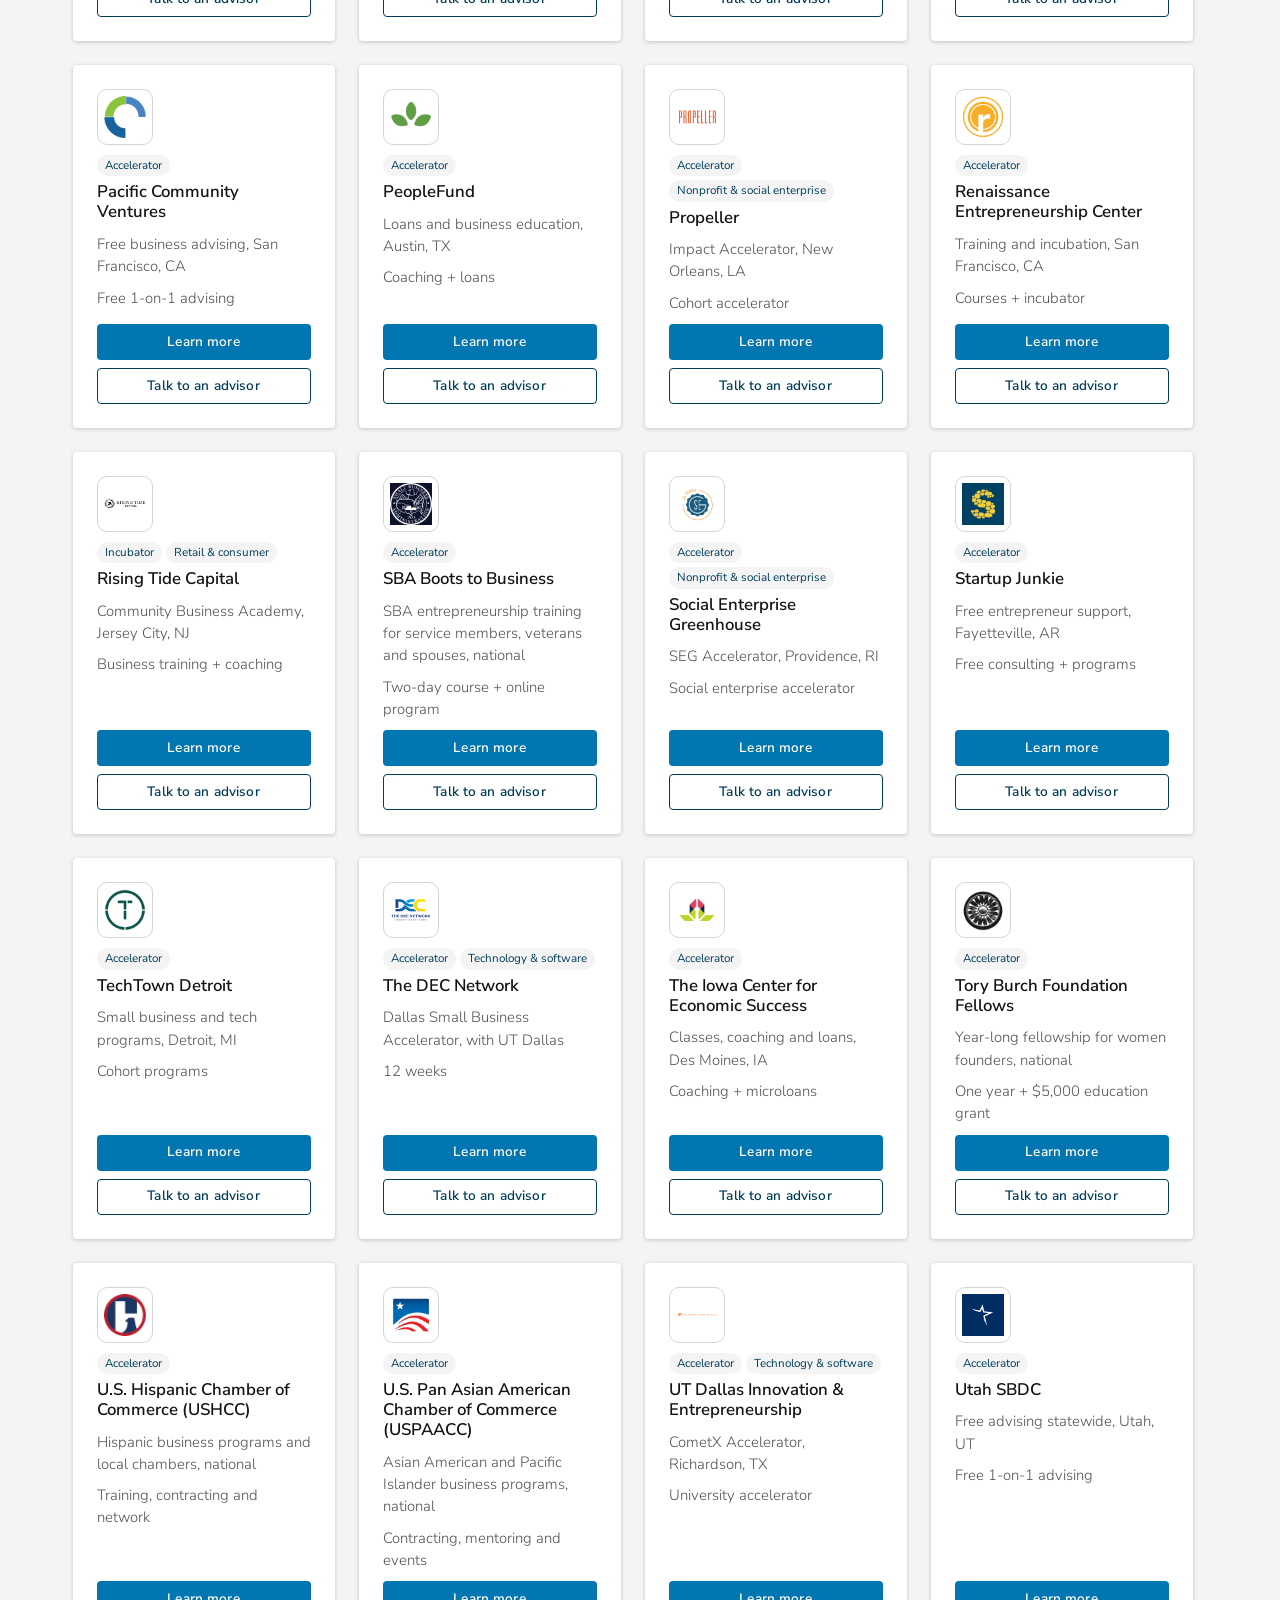
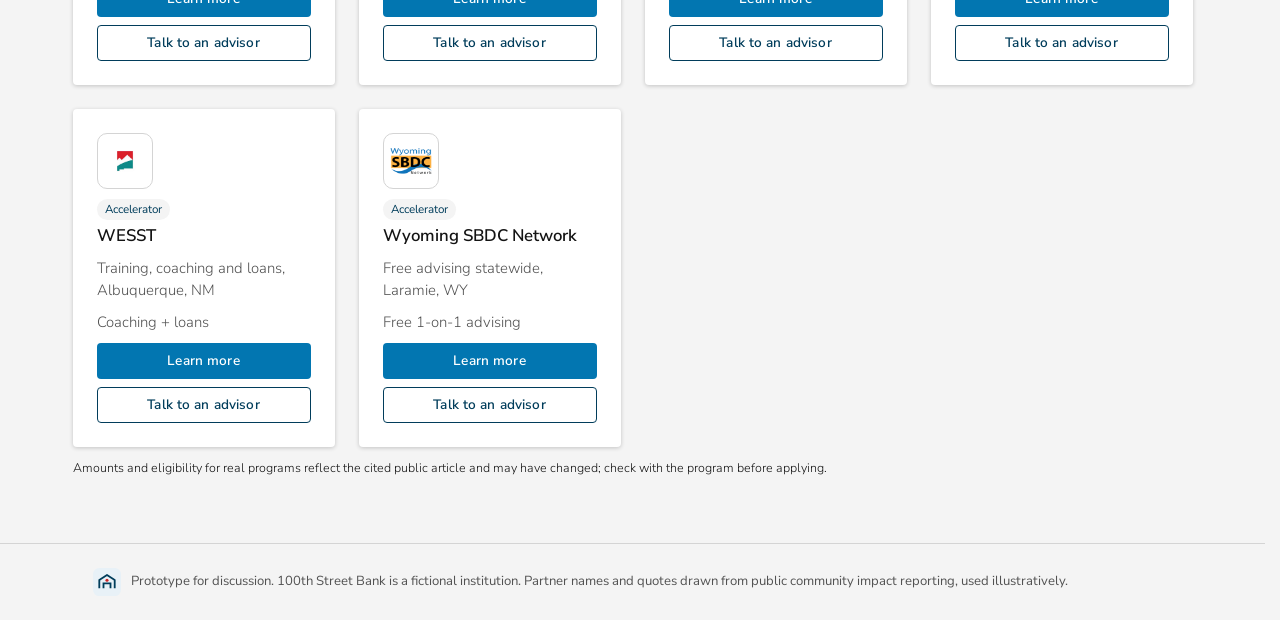
<file: app-accelerators.html>
<!doctype html><html lang="en"><head><meta name="robots" content="noindex, nofollow"><meta charset="utf-8"><title>Funding &amp; Accelerators · Impact Hub Member Portal</title><meta http-equiv="refresh" content="0;url=app-grants.html?cat=acc"><script>location.replace("app-grants.html?cat=acc")</script></head><body><a href="app-grants.html?cat=acc">Funding &amp; accelerators</a></body></html>
</file>
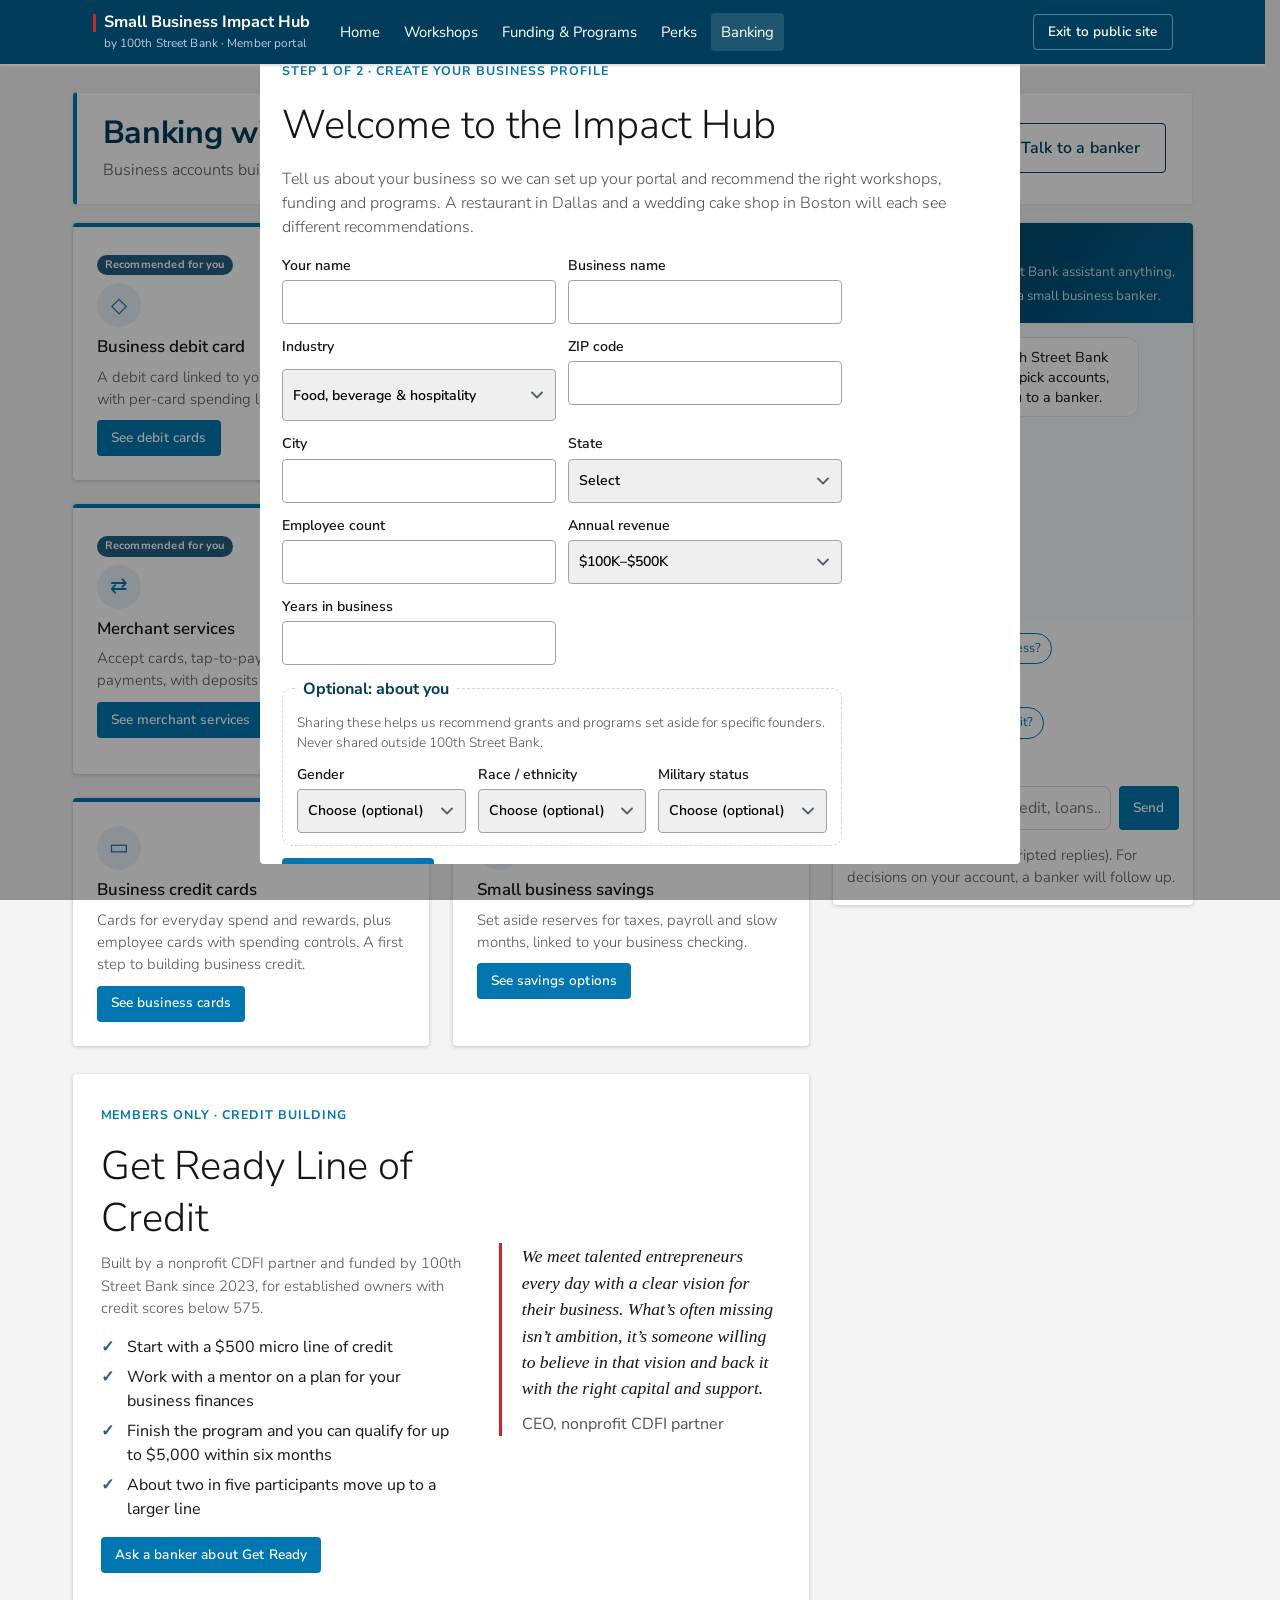
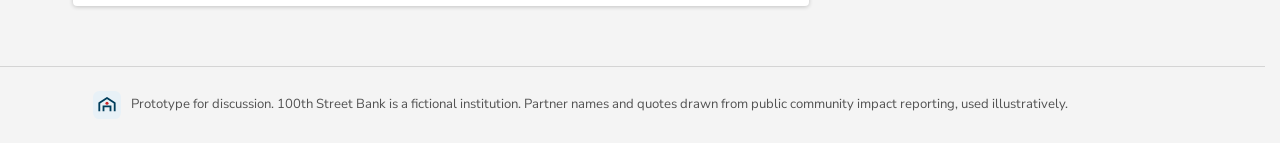
<file: app-banking.html>
<!doctype html><html lang="en"><head>
  <meta name="robots" content="noindex, nofollow"><meta charset="utf-8"><meta name="viewport" content="width=device-width,initial-scale=1"><title>Banking · Impact Hub Member Portal</title><link rel="stylesheet" href="styles.css?v=24"></head>
<body class="app"><script src="data.js?v=24"></script><script src="portal.js?v=24"></script><main class="wrap">
<div class="pagehead uni"><div><h1>Banking with 100th Street Bank</h1><p>Business accounts built for owners at your stage. No rates are shown here.</p></div><a class="btn ghost" href="#talk">Talk to a banker</a></div>
<div class="banklay"><div><div class="grid">
<div class="card bk" id="chk" data-bk="chk"><span class="bico">▣</span><h3>Small business checking</h3><p>Separate business money from personal, accept payments, and see cash flow in one place. Options for low- and high-transaction businesses.</p><div class="foot"><a class="btn sm" href="#">See checking options</a></div></div>
<div class="card bk" id="cc" data-bk="cc"><span class="bico">▭</span><h3>Business credit cards</h3><p>Cards for everyday spend and rewards, plus employee cards with spending controls. A first step to building business credit.</p><div class="foot"><a class="btn sm" href="#">See business cards</a></div></div>
<div class="card bk" id="sav" data-bk="sav"><span class="bico">◔</span><h3>Small business savings</h3><p>Set aside reserves for taxes, payroll and slow months, linked to your business checking.</p><div class="foot"><a class="btn sm" href="#">See savings options</a></div></div>
<div class="card bk" id="dc" data-bk="dc"><span class="bico">◇</span><h3>Business debit card</h3><p>A debit card linked to your business checking, with per-card spending limits for employees.</p><div class="foot"><a class="btn sm" href="#">See debit cards</a></div></div>
<div class="card bk" id="loc" data-bk="loc"><span class="bico">↗</span><h3>Lines of credit &amp; loans</h3><p>Working capital lines, equipment financing and term loans when you're ready to grow.</p><div class="foot"><a class="btn sm" href="#">See lending options</a></div></div>
<div class="card bk" id="mer" data-bk="mer"><span class="bico">⇄</span><h3>Merchant services</h3><p>Accept cards, tap-to-pay and online payments, with deposits straight into checking.</p><div class="foot"><a class="btn sm" href="#">See merchant services</a></div></div>
</div>
<section class="getready card" id="getready"><div><span class="eyebrow dk">Members only · Credit building</span><h2>Get Ready Line of Credit</h2><p>Built by a nonprofit CDFI partner and funded by 100th Street Bank since 2023, for established owners with credit scores below 575.</p>
<ul class="chk"><li>Start with a $500 micro line of credit</li><li>Work with a mentor on a plan for your business finances</li><li>Finish the program and you can qualify for up to $5,000 within six months</li><li>About two in five participants move up to a larger line</li></ul><p><a class="btn sm" href="#talk">Ask a banker about Get Ready</a></p></div>
<figure><blockquote>We meet talented entrepreneurs every day with a clear vision for their business. What’s often missing isn’t ambition, it’s someone willing to believe in that vision and back it with the right capital and support.</blockquote><figcaption class="mut">CEO, nonprofit CDFI partner</figcaption></figure></section></div><aside class="bankside2"><div class="card talkp" id="talk"><div class="tphead"><span class="aiav" aria-hidden="true">✦</span><div><h3>Talk to a banker</h3><small>Ask the 100th Street Bank assistant anything, or get connected to a small business banker.</small></div></div>
<div class="chat" id="chat" aria-live="polite"></div>
<div class="chips" id="chips"></div>
<form class="chatin" id="chatf"><input id="chatq" placeholder="Ask about accounts, credit, loans…" autocomplete="off" aria-label="Message the assistant"><button class="btn sm">Send</button></form>
<p class="aidisc">AI assistant (prototype, scripted replies). For decisions on your account, a banker will follow up.</p></div></aside></div>
<script>
const BOT={
 "Which account fits my business?":()=>{const r=[...bankRecs()];const N={chk:"Small business checking",sav:"Small business savings",cc:"Business credit cards",dc:"Business debit card",loc:"Lines of credit & loans",mer:"Merchant services"};return `Based on your profile (${getProfile().years} yrs, ${getProfile().employees} employees, ${getProfile().revenue}), I'd start with: <b>${r.map(k=>N[k]).join(", ")}</b>. They're marked Recommended and listed first on this page.`},
 "I'm not ready for credit yet":()=>`That's common. Start with the <a href="app-workshops.html">Managing business credit</a> and <a href="app-workshops.html">Business loan basics</a> workshops, look at a CDFI partner in <a href="app-grants.html?cat=fund">Funding</a>, or ask about the <a href="#getready">Get Ready Line of Credit</a> (starts at $500).`,
 "How do I build business credit?":()=>`Open business checking, pay suppliers and a business card on time, and keep balances low. The <a href="app-workshops.html">Managing business credit</a> workshop walks through it with a bank volunteer.`,
 "Talk to a real banker":()=>{setTimeout(talkForm,50);return `Happy to connect you. Three quick questions and a small business banker will reach out within 1 business day.`}};
const say=(who,html)=>{chat.insertAdjacentHTML("beforeend",`<div class="msg ${who}">${html}</div>`);chat.scrollTop=chat.scrollHeight};
function chipsFor(list){chips.innerHTML=list.map(q=>`<button type="button">${q}</button>`).join("");chips.querySelectorAll("button").forEach(b=>b.onclick=()=>ask(b.textContent))}
function ask(q){say("me",q);const k=Object.keys(BOT).find(k=>k==q)||(/credit|score/i.test(q)?"How do I build business credit?":/banker|human|person|call/i.test(q)?"Talk to a real banker":/ready|not sure|loan/i.test(q)?"I'm not ready for credit yet":/account|checking|savings|card|fit/i.test(q)?"Which account fits my business?":null);
 const t=document.createElement("div");t.className="msg bot typing";t.textContent="…";chat.append(t);chat.scrollTop=chat.scrollHeight;
 setTimeout(()=>{t.remove();say("bot",k?BOT[k]():`Good question. I can help with accounts, credit, loans and workshops, or connect you with a banker for anything specific to your business.`);chipsFor(Object.keys(BOT).filter(x=>x!=k))},600)}
const Q=[["What do you need most?",["A business checking account","A business savings account","Business credit","Not sure, I want advice"]],["Annual revenue?",["Under $100K","$100K–$500K","$500K–$2M","Over $2M"]],["How should we reach you?",["Phone call","Video meeting","At a 100th Street Bank branch","Email"]]];
function talkForm(){let i=0,A=[];chips.innerHTML="";const step=()=>{if(i<Q.length){say("bot",`<b>${i+1} of ${Q.length}:</b> ${Q[i][0]}`);chips.innerHTML=Q[i][1].map(o=>`<button type="button">${o}</button>`).join("");chips.querySelectorAll("button").forEach(b=>b.onclick=()=>{say("me",b.textContent);A.push(b.textContent);i++;step()});return}
 chips.innerHTML="";say("bot",`<b>Request sent.</b> A banker will reach out within 1 business day by ${A[2].toLowerCase()}. (Prototype: nothing was sent.)`);chipsFor(Object.keys(BOT).slice(0,3))};step()}
chatf.onsubmit=e=>{e.preventDefault();const v=chatq.value.trim();if(!v)return;chatq.value="";ask(v)};
say("bot",`Hi ${ME.owner}, I'm the 100th Street Bank assistant. I can help you pick accounts, plan for credit, or get you to a banker.`);chipsFor(Object.keys(BOT));
function pageInit(){document.querySelectorAll(".ccname").forEach(e=>e.textContent=ME.biz.toUpperCase());applyBankRecs()}
</script>
<script>pageInit();</script></main><script src="chrome.js?v=24"></script></body></html>
</file>
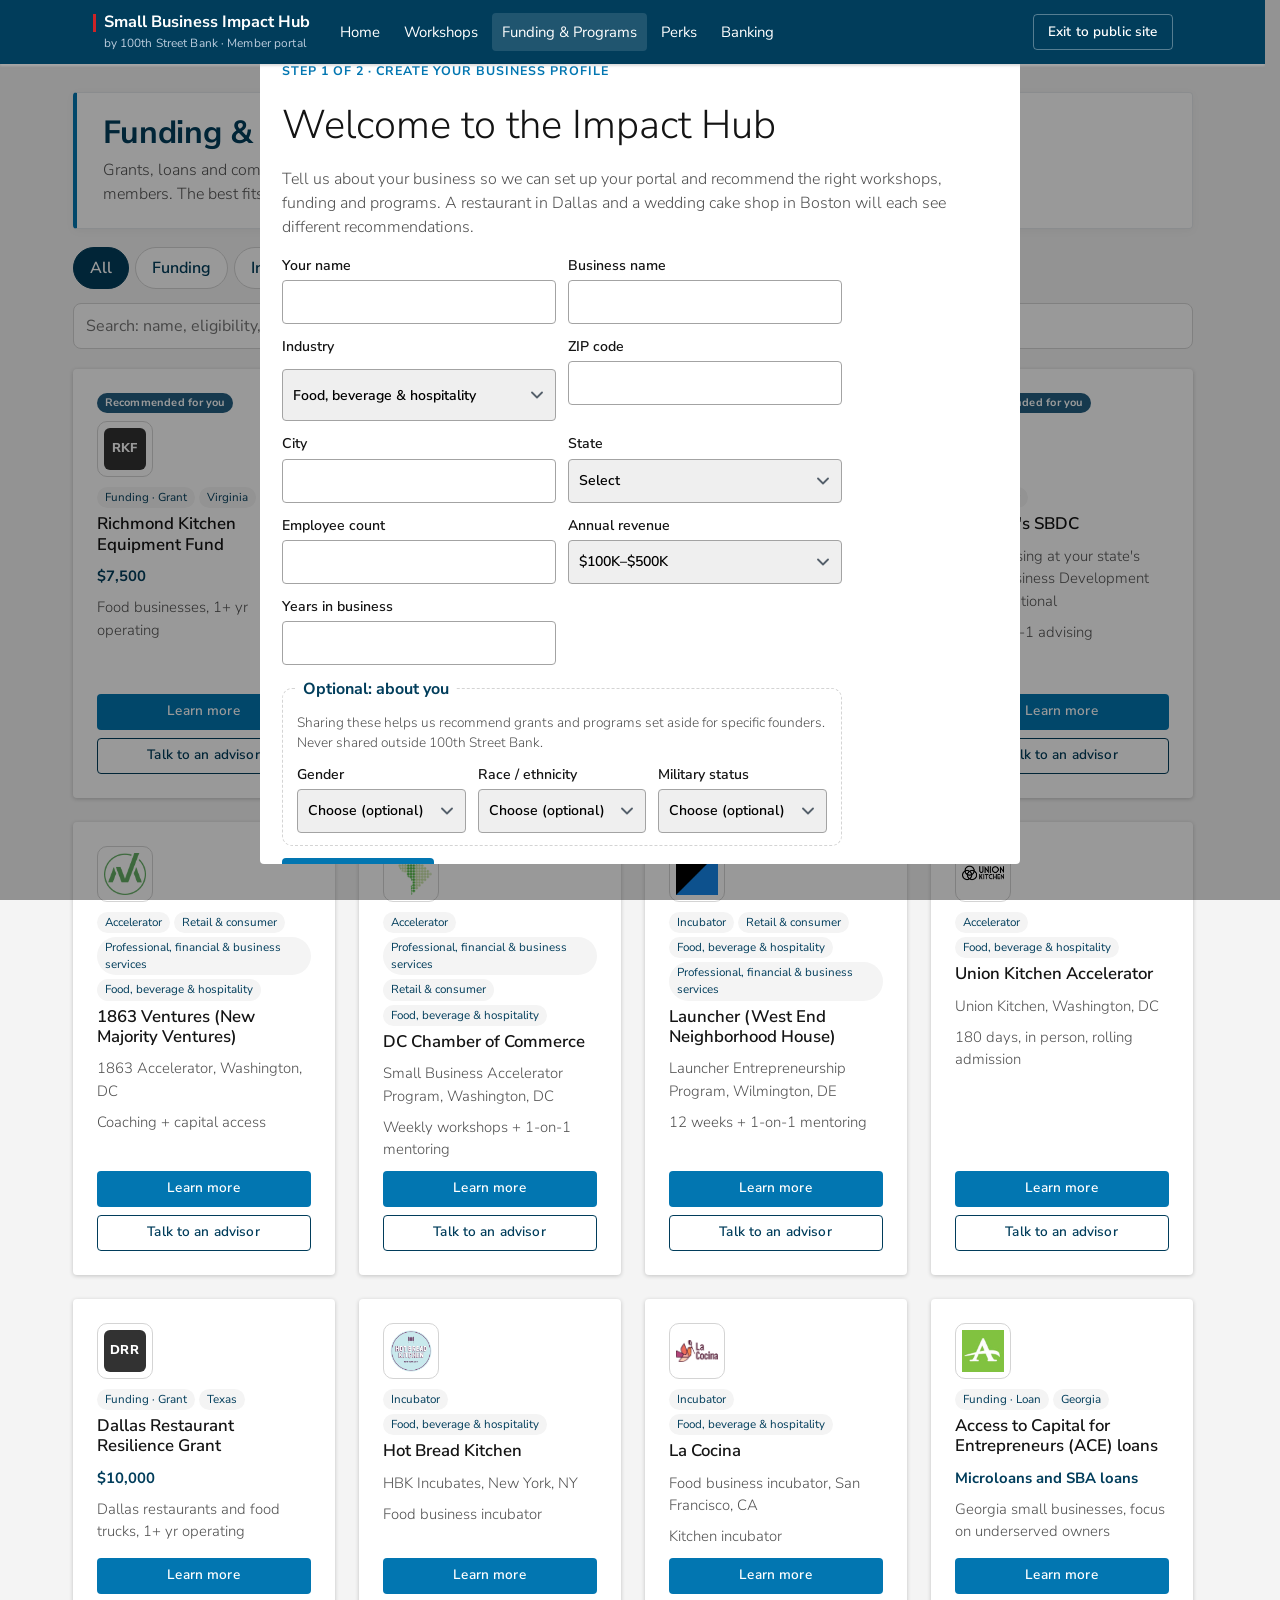
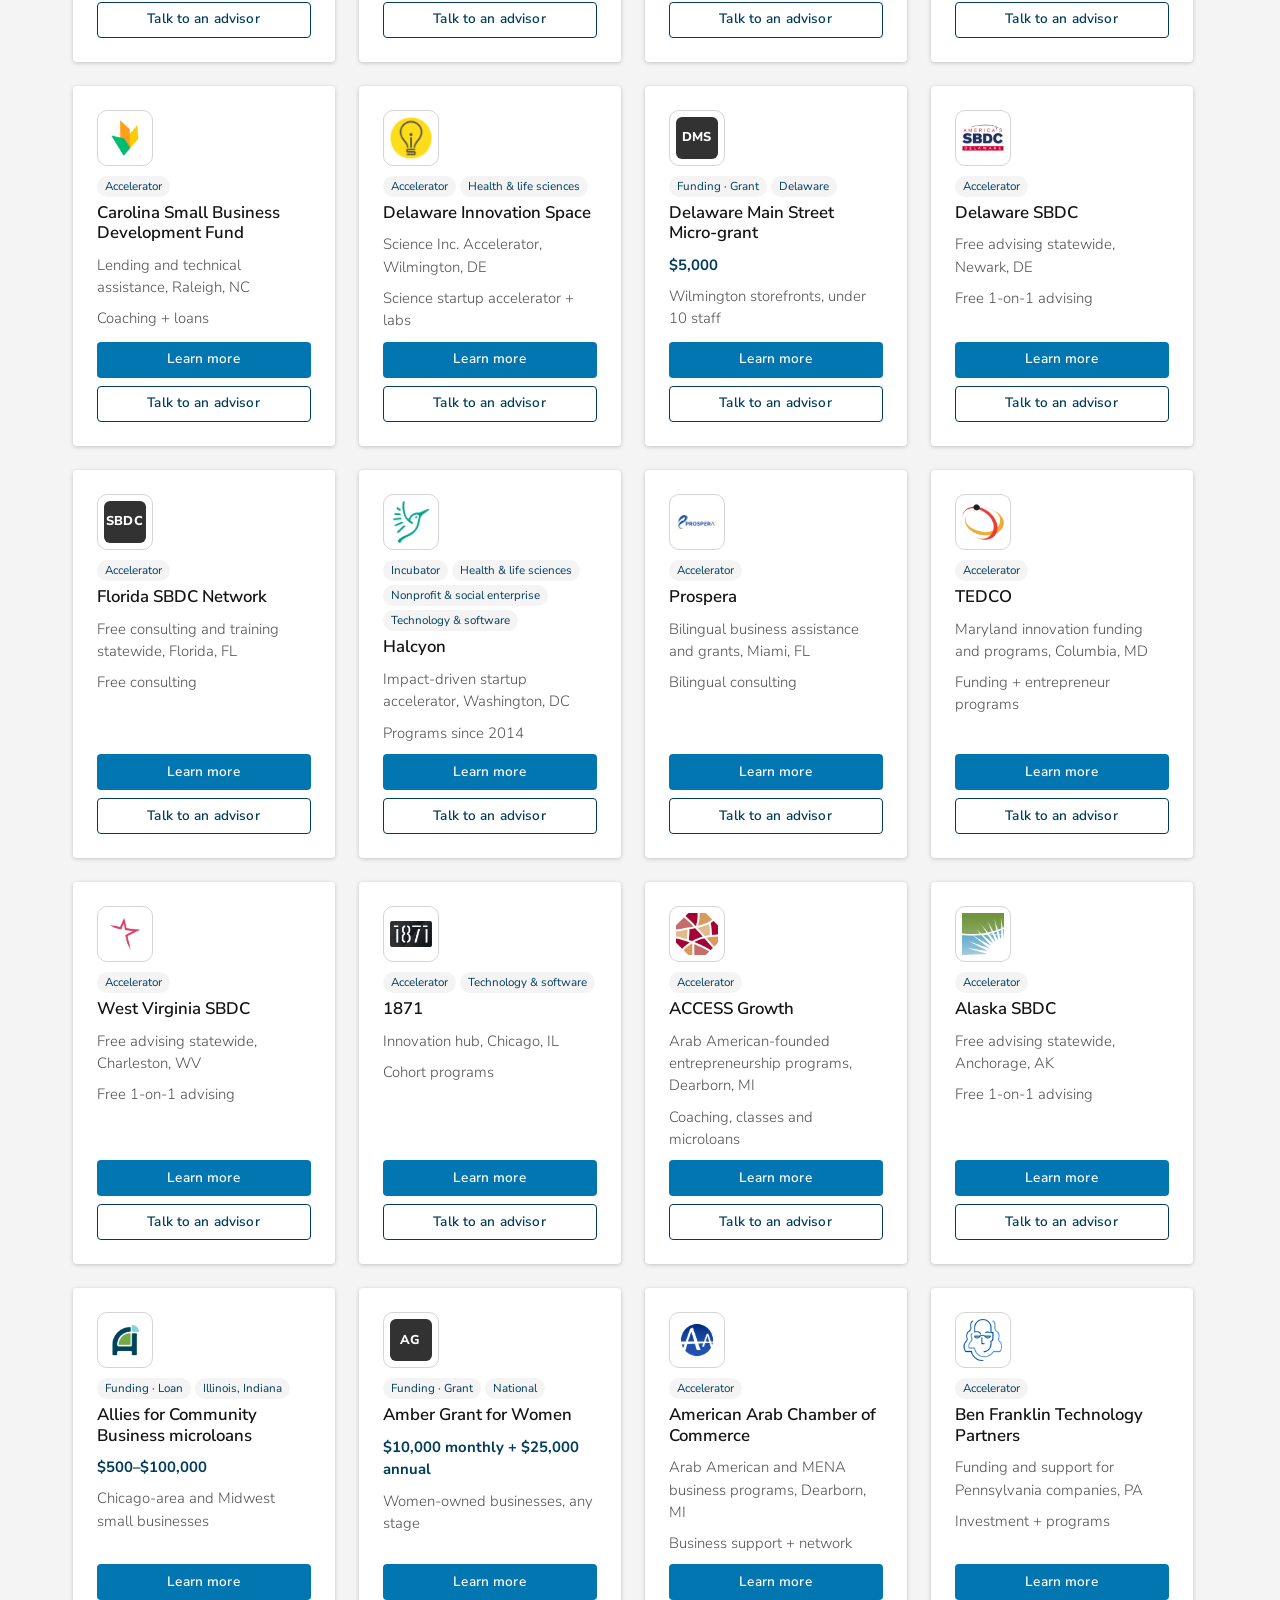
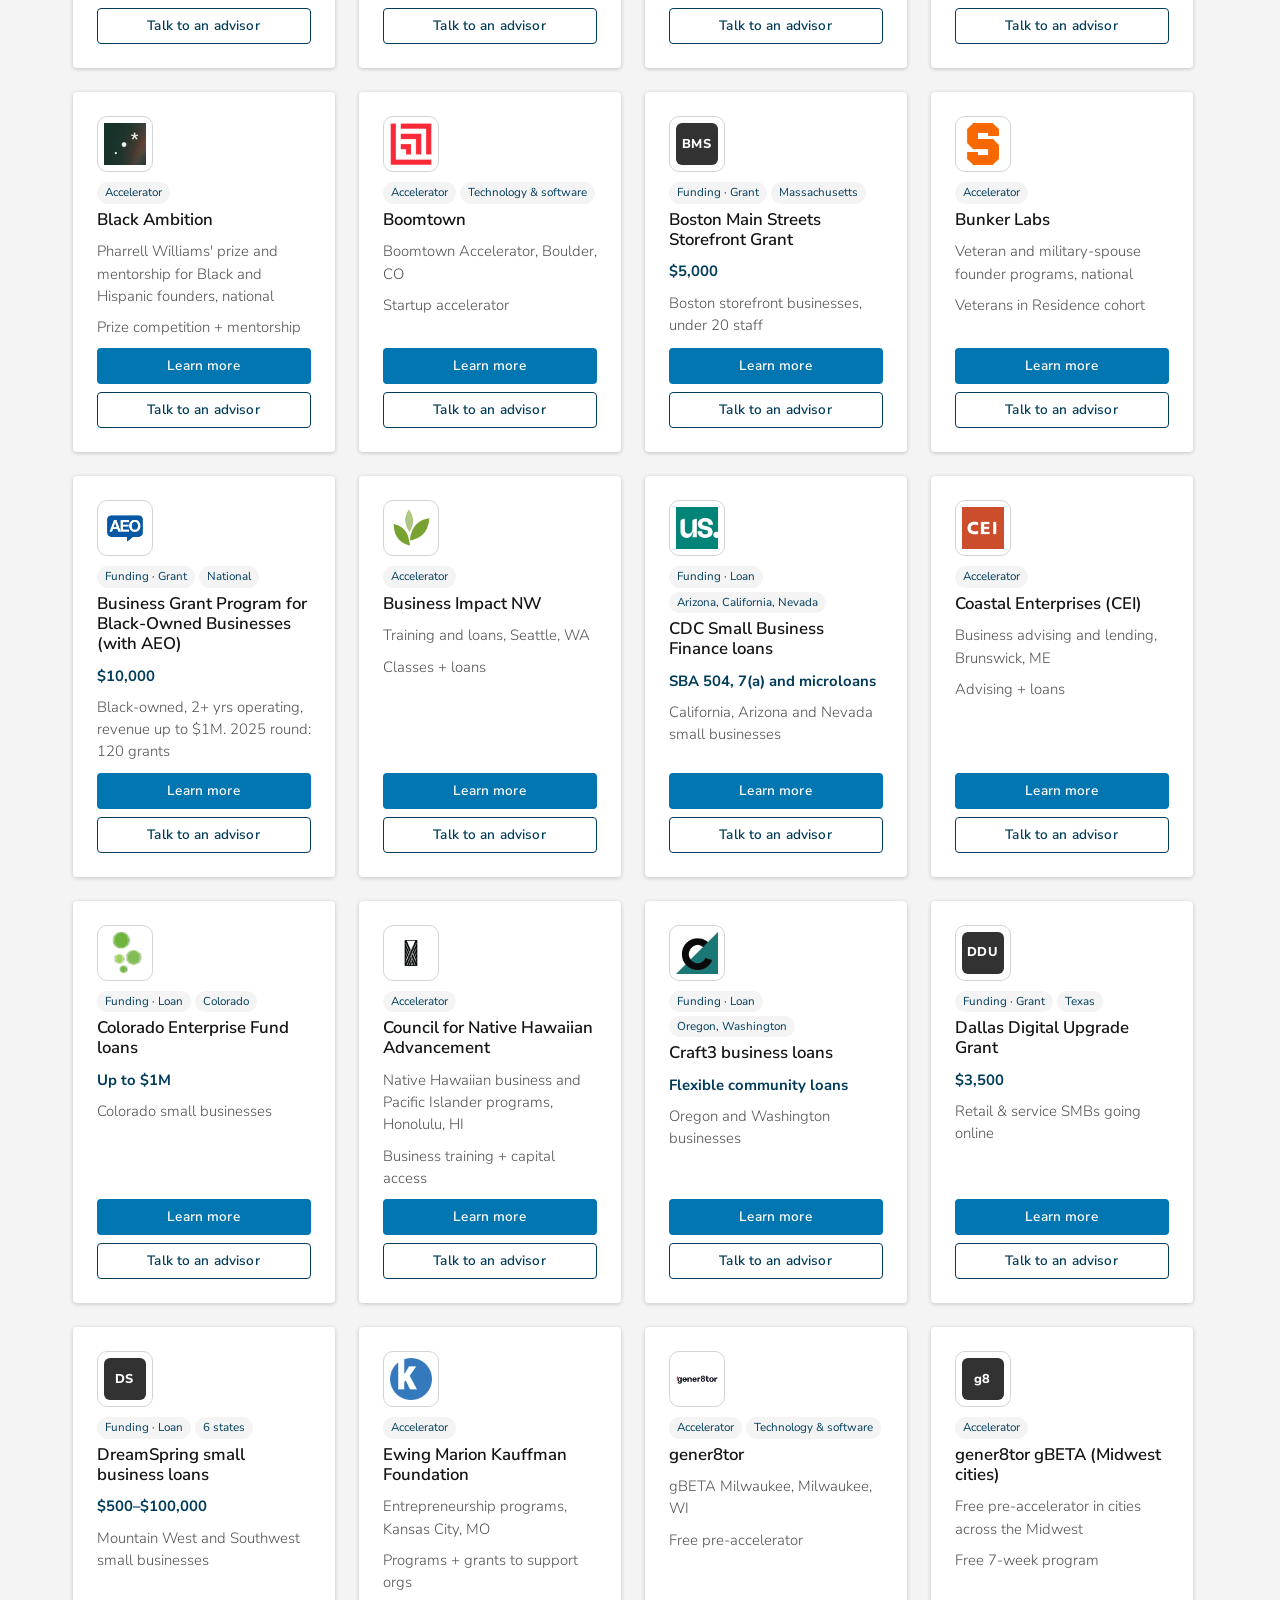
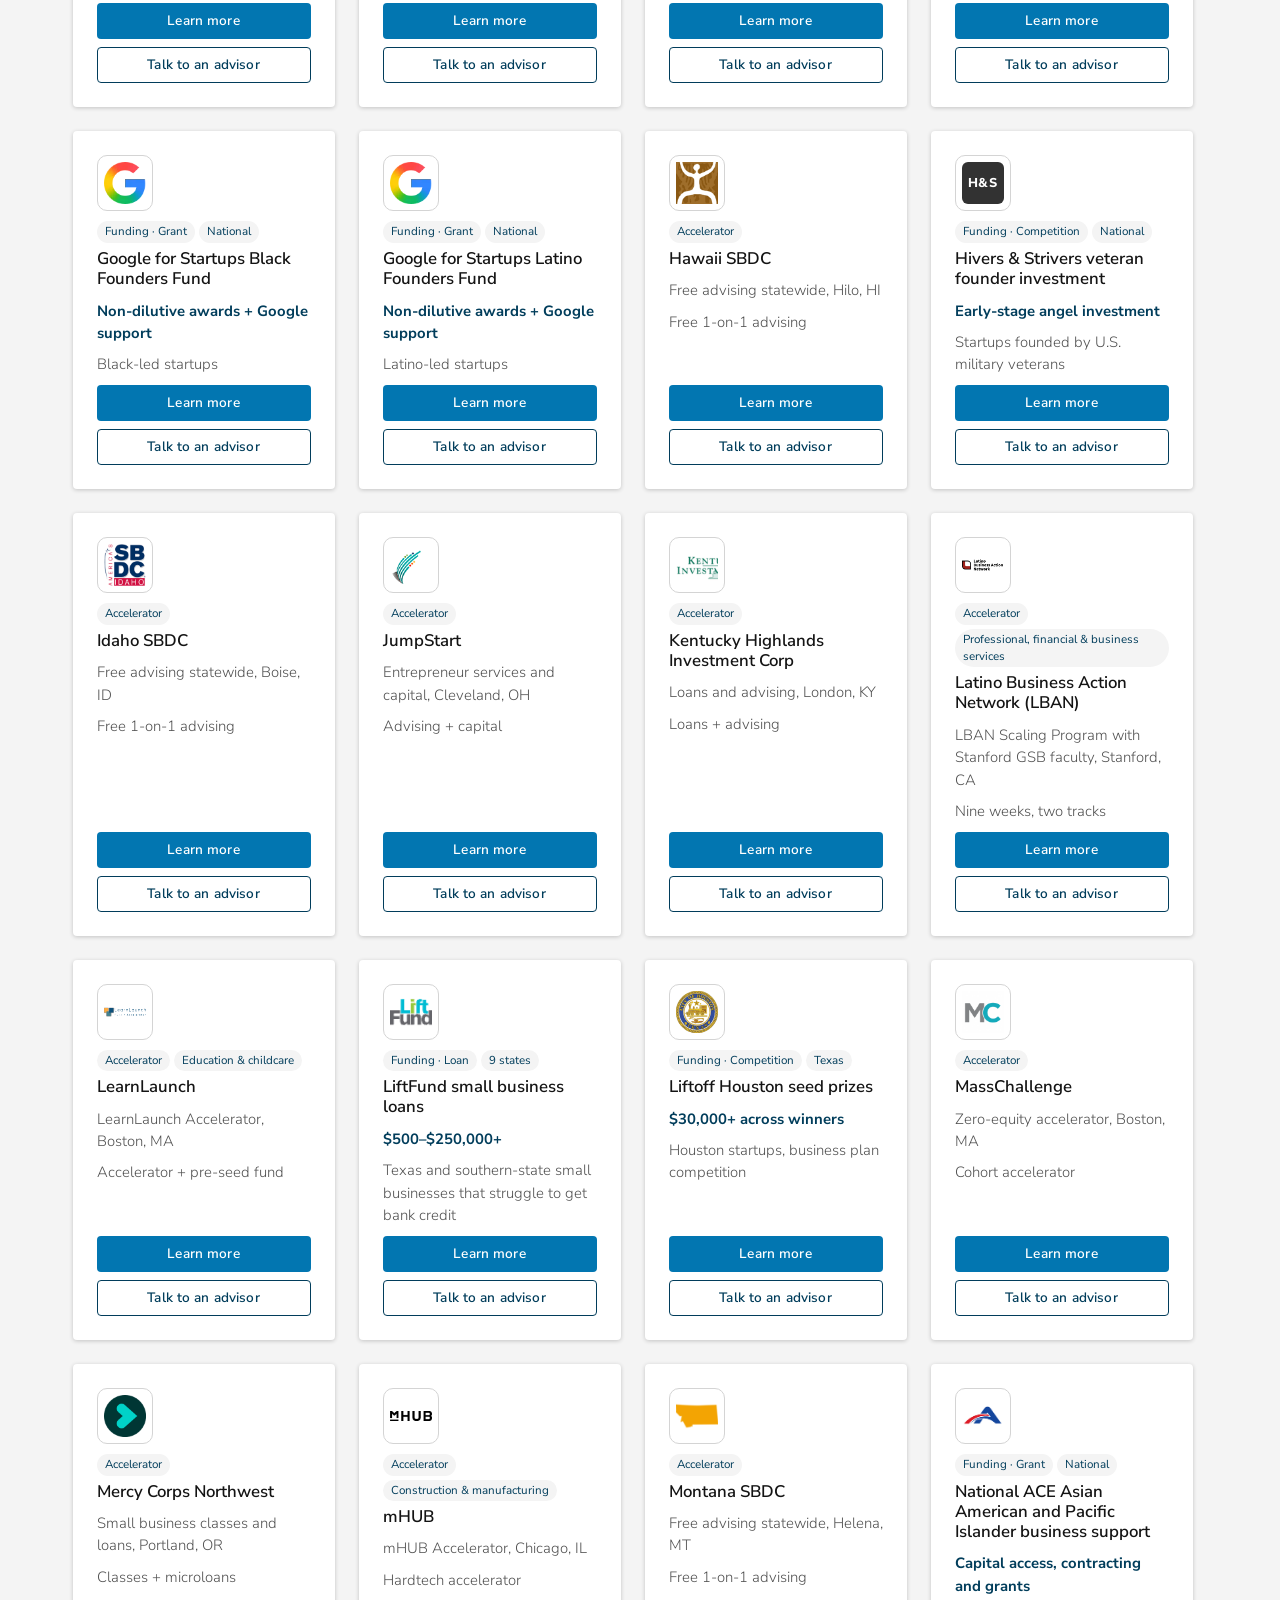
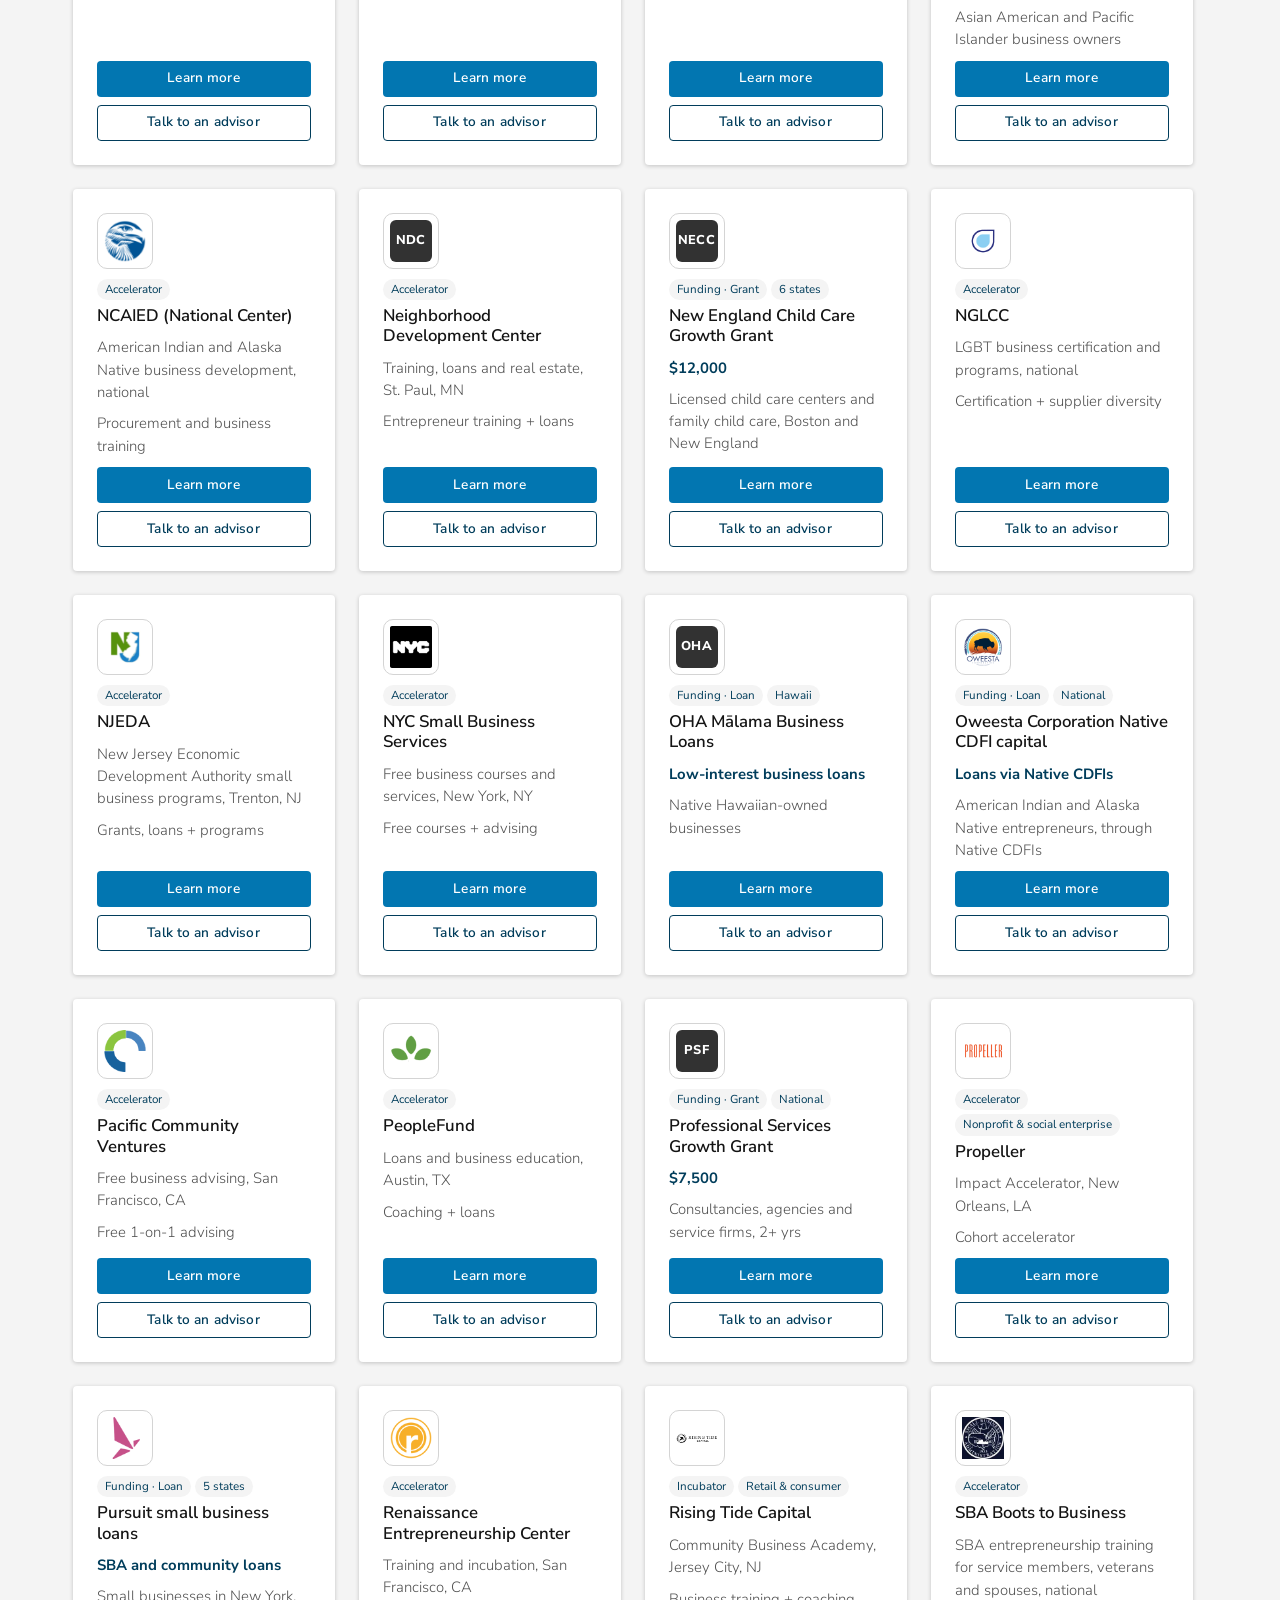
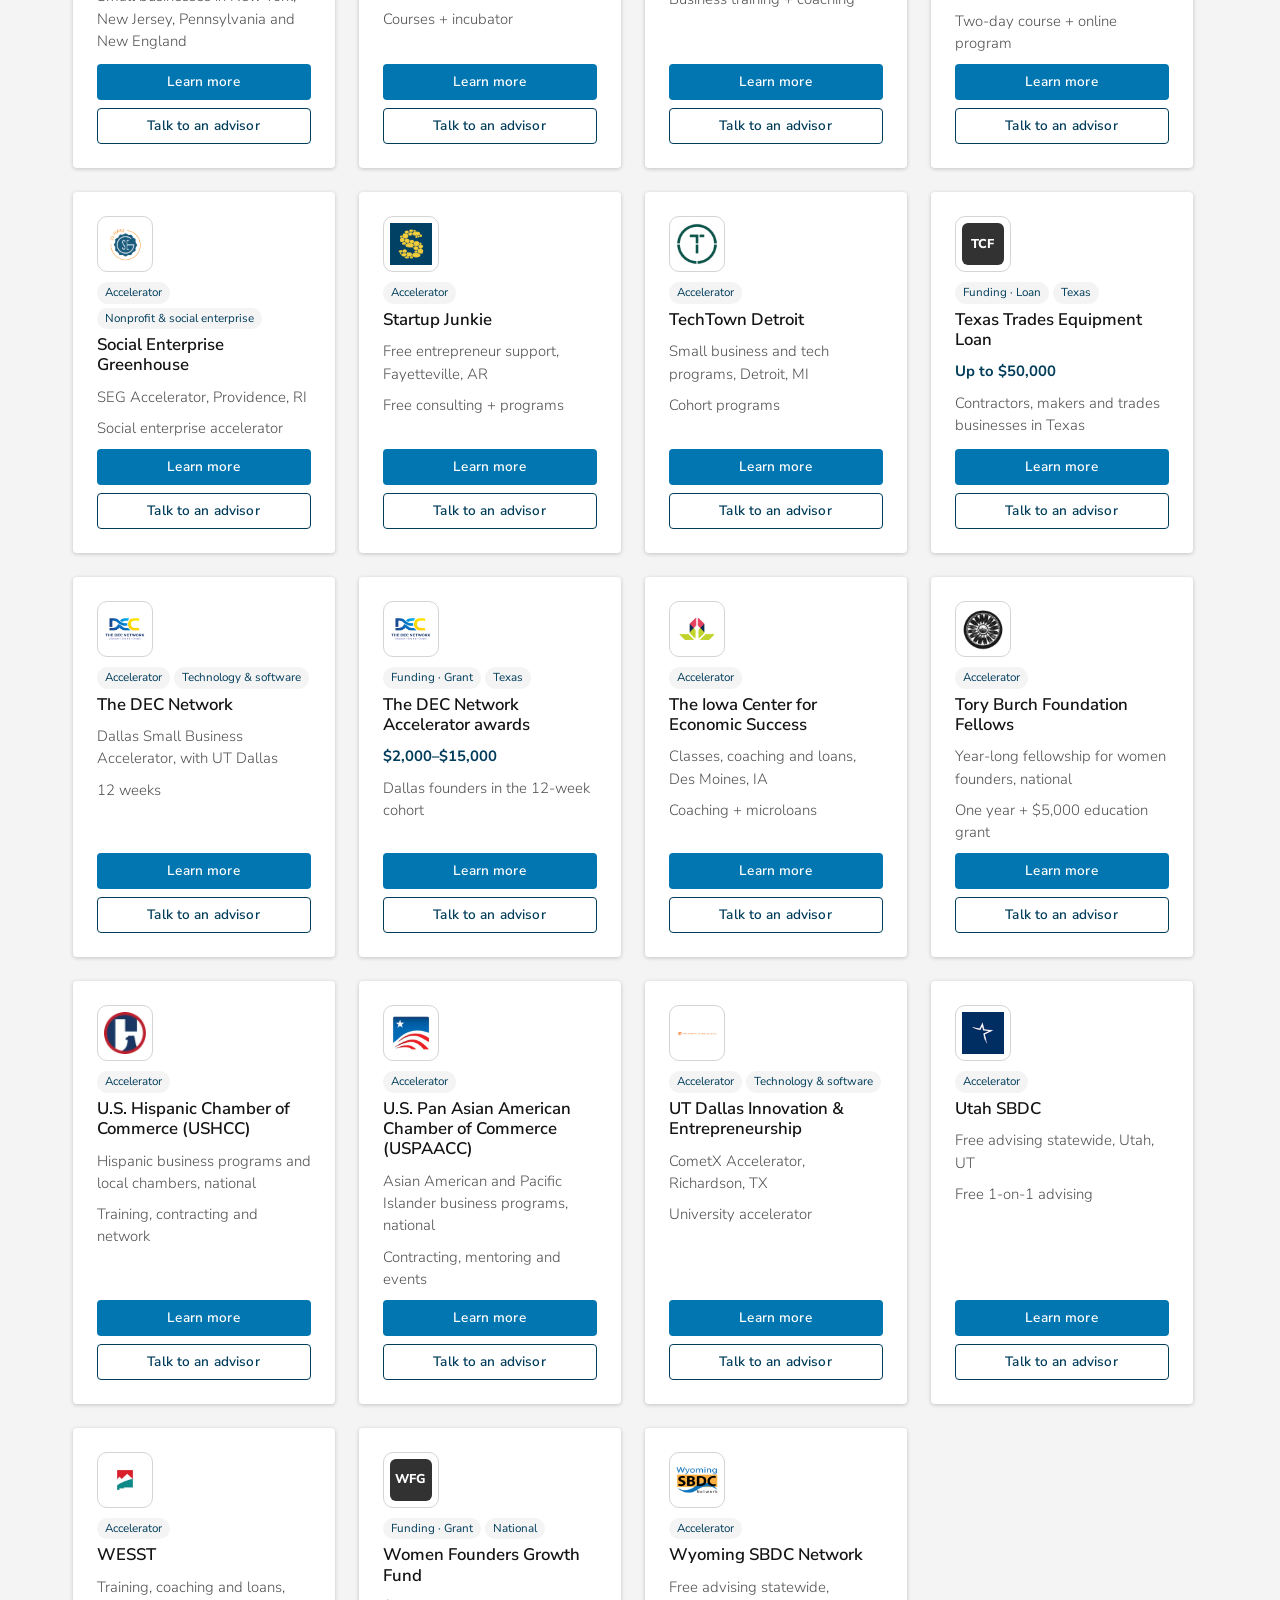
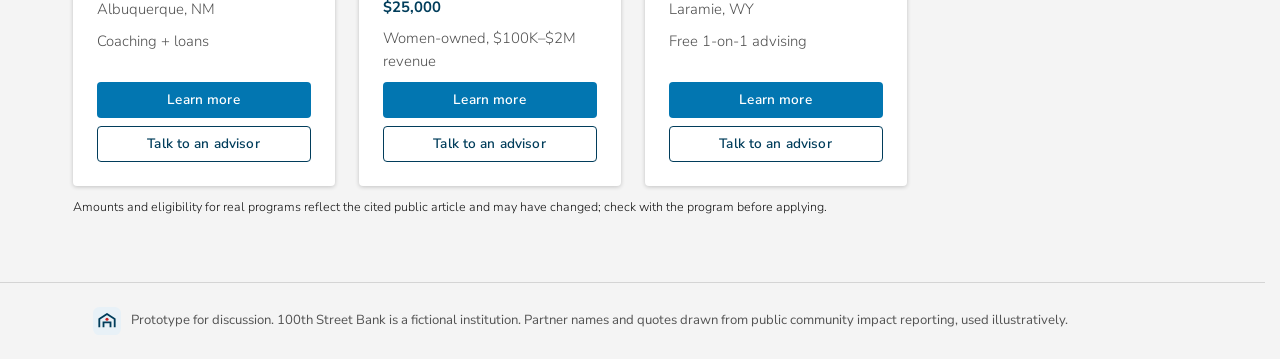
<file: app-grants.html>
<!doctype html><html lang="en"><head>
  <meta name="robots" content="noindex, nofollow"><meta charset="utf-8"><meta name="viewport" content="width=device-width,initial-scale=1"><title>Funding &amp; Programs · Impact Hub Member Portal</title><link rel="stylesheet" href="styles.css?v=24"></head>
<body class="app"><script src="data.js?v=24"></script><script src="portal.js?v=24"></script><main class="wrap">
<div class="pagehead uni"><div><h1>Funding &amp; Programs</h1><p>Grants, loans and competitions plus incubator and accelerator programs open to Hub members. The best fits for your business profile are listed first.</p></div></div>
<div class="tabs cattabs" id="ctabs" role="tablist"><button data-c="" class="on">All</button><button data-c="fund">Funding</button><button data-c="acc">Incubators &amp; accelerators</button></div>
<div class="fbar uni"><select id="fy"></select><select id="fm"></select></div><div class="grid" id="out"></div>
<script>
const kw=searchBox(document.querySelector(".fbar"),"Search: name, eligibility, focus, location");kw.oninput=ren;const SELS=statePicker(document.querySelector(".fbar"),ren);
opts(fy,"Type",["Competition","Grant","Loan","Accelerator","Incubator"]);opts(fm,"Industry",INDUSTRIES);fy.onchange=ren;fm.onchange=ren;
let CAT=new URLSearchParams(location.search).get("cat")||"";
ctabs.querySelectorAll("button").forEach(b=>{b.classList.toggle("on",b.dataset.c==CAT);b.onclick=()=>{CAT=b.dataset.c;ctabs.querySelectorAll("button").forEach(x=>x.classList.toggle("on",x==b));ren()}});
const PT=n=>(PROGRAMS.find(p=>p.n==n)||{}).t||"Accelerator";
const ITEMS=[...GRANTS.map(g=>({...g,cat:"fund"})),...ACCS.map(a=>({...a,cat:"acc",type:PT(a.n)}))];
const REC='<span class="rectag">Recommended for you</span>';
const logo=x=>`<div class="alogo">${x.l?`<img src="${x.l}" alt="${x.n} logo">`:`<span class="wm">${x.w}</span>`}</div>`;
function card(x,prof){const rec=isEligible(prof,x);
 if(x.cat=="fund")return `<div class="card ucard">${rec?REC:""}${logo(x)}<div class="tagrow"><span class="tag">Funding · ${x.type}</span><span class="tag">${x.st=="ALL"?"National":x.st.length>3?x.st.length+" states":x.st.join(", ")}</span></div><h3>${x.n}${x.S?S():""}</h3><p><b style="color:var(--navy)">${x.a}</b></p><p>${x.who}${x.note?". "+x.note:""}</p><div class="foot"><a class="btn sm" href="${x.u||"#"}" target="_blank" rel="noopener">Learn more</a><button class="btn sm ghost" onclick="advisor('${x.n.replace(/'/g,"")}')">Talk to an advisor</button></div></div>`;
 return `<div class="card ucard">${rec?REC:""}${logo(x)}<div class="tagrow"><span class="tag">${x.type}</span>${[].concat(x.k||[]).map(k=>`<span class="tag">${k}</span>`).join("")}</div><h3>${x.n}</h3><p>${x.org}</p><p>${x.len}</p><div class="foot"><a class="btn sm" href="${x.u||"#"}" target="_blank" rel="noopener">Learn more</a><button class="btn sm ghost" onclick="advisor('${x.n.replace(/'/g,"")}')">Talk to an advisor</button></div></div>`}
function ren(){const prof=getProfile();
 const L=ITEMS.filter(x=>(!CAT||x.cat==CAT)&&hit(kw.value,x.n,x.who||"",x.a||"",x.type,x.org||"",x.len||"",[].concat(x.k||[]).join(" "),x.note||"")&&(!fy.value||x.type==fy.value)&&(!fm.value||industryMatch(fm.value,x.k)||(x.cat=="fund"&&!x.k))&&(!SELS.length||(x.st=="ALL")||SELS.some(s=>itemStates(x).includes(s))));
 const S2=[...L].sort((a,b)=>(isEligible(prof,b)-isEligible(prof,a))||(recScore(prof,b)-recScore(prof,a))||a.n.localeCompare(b.n));
 out.innerHTML=S2.map(x=>card(x,prof)).join("")||"<p>Nothing matches. Try another category, state or fewer filters.</p>"}
function pageInit(){ren()}ren();addEventListener("pageshow",e=>{if(e.persisted)ren()});addEventListener("storage",e=>{if(e.key=="ih_profile")ren()});addEventListener("focus",ren);
</script>
<p class="src">Amounts and eligibility for real programs reflect the cited public article and may have changed; check with the program before applying.</p>
</main><script src="chrome.js?v=24"></script></body></html>
</file>
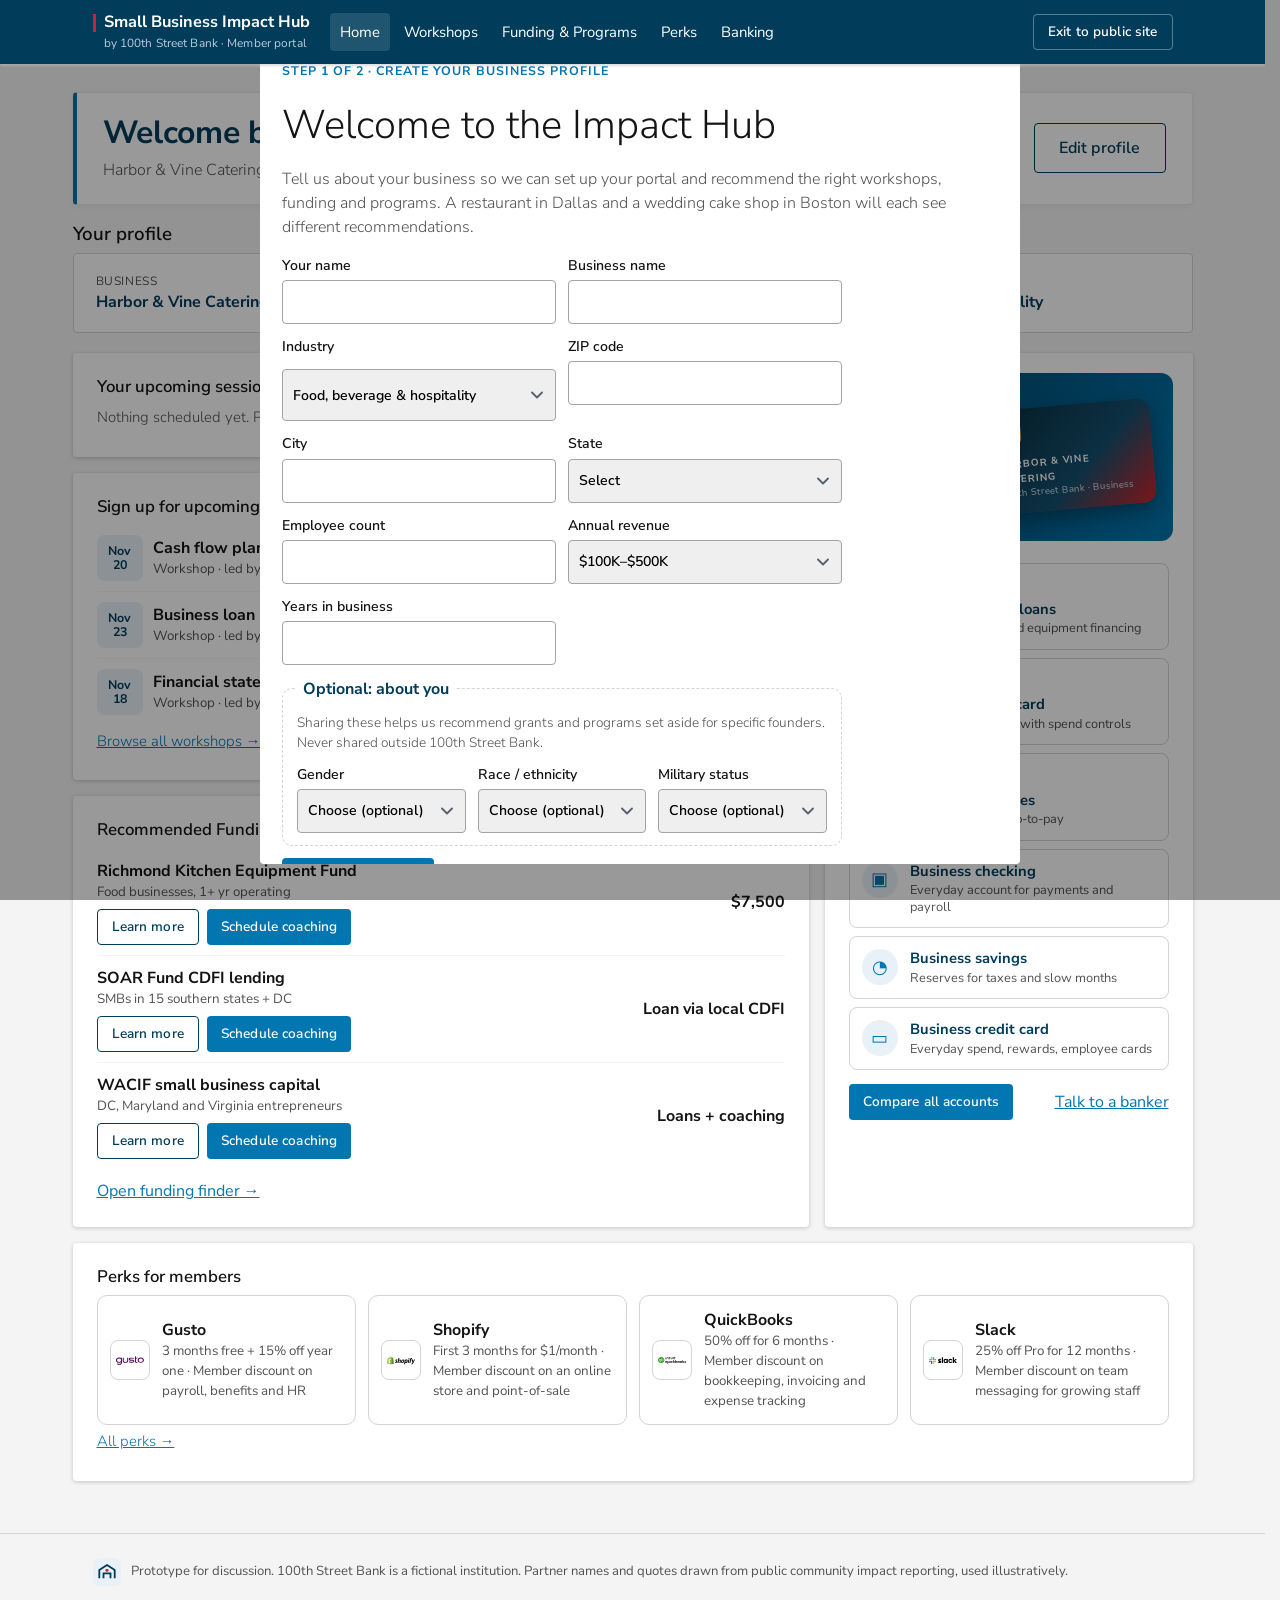
<file: app-home.html>
<!doctype html><html lang="en"><head>
  <meta name="robots" content="noindex, nofollow"><meta charset="utf-8"><meta name="viewport" content="width=device-width,initial-scale=1"><title>Home · Impact Hub Member Portal</title><link rel="stylesheet" href="styles.css?v=24"></head>
<body class="app"><script src="data.js?v=24"></script><script src="portal.js?v=24"></script><main class="wrap">
<div class="pagehead uni"><div><h1 id="wh"></h1><p id="wp"></p></div><a class="btn ghost" href="app-profile.html">Edit profile</a></div>
<h3 style="margin:0 0 8px">Your profile</h3><div class="profile" id="pf"></div>
<div class="two"><div>
<div class="card"><h3>Your upcoming sessions</h3><div id="ys"></div></div>
<div class="card" style="margin-top:16px"><h3>Sign up for upcoming sessions</h3><div id="ns"></div><p><a href="app-workshops.html">Browse all workshops →</a></p></div>
<div class="card" style="margin-top:16px"><h3>Recommended Funding Opportunities for You</h3><div id="rg"></div><div class="foot" style="margin-top:10px"><a href="app-grants.html">Open funding finder →</a></div></div>
</div><div>
<div class="card bankcard bankside"><div class="bankhero"><div><h3>Banking with 100th Street Bank</h3><p>Accounts and cards for small businesses.</p></div><div class="ccard"><span class="chip"></span><b class="ccname">HARBOR &amp; VINE CATERING</b><small>100th Street Bank · Business</small></div></div>
<div class="bopts"><a href="app-banking.html#chk" data-bk="chk"><span class="bi">▣</span><b>Business checking</b><small>Everyday account for payments and payroll</small></a><a href="app-banking.html#sav" data-bk="sav"><span class="bi">◔</span><b>Business savings</b><small>Reserves for taxes and slow months</small></a><a href="app-banking.html#cc" data-bk="cc"><span class="bi">▭</span><b>Business credit card</b><small>Everyday spend, rewards, employee cards</small></a><a href="app-banking.html#loc" data-bk="loc"><span class="bi">↗</span><b>Line of credit &amp; loans</b><small>Working capital and equipment financing</small></a><a href="app-banking.html#dc" data-bk="dc"><span class="bi">◇</span><b>Business debit card</b><small>Linked to checking, with spend controls</small></a><a href="app-banking.html#mer" data-bk="mer"><span class="bi">⇄</span><b>Merchant services</b><small>Accept card and tap-to-pay</small></a></div>
<div class="foot"><a class="btn sm" href="app-banking.html">Compare all accounts</a><a href="app-banking.html#talk">Talk to a banker</a></div></div>
</div></div>
<div class="card perkrow"><h3>Perks for members</h3><div id="pk"></div><p><a href="app-perks.html">All perks →</a></p></div>
<script>
function pageInit(){wh.textContent=`Welcome back, ${ME.owner}`;wp.innerHTML=`${ME.biz} · ${ME.city}`;document.querySelectorAll(".ccname").forEach(e=>e.textContent=ME.biz.toUpperCase());ren();renG();renP();pfRender();applyBankRecs()}
function ren(){const r=regd(),Y=SESSIONS.filter(s=>r.includes(s.id)).sort((a,b)=>a.d.localeCompare(b.d)),L=sessionsFor(getProfile()).filter(s=>!r.includes(s.id)).slice(0,3);
ys.innerHTML=Y.length?Y.map(s=>`<div class="row"><span class="date">${fmtD(s.d)}</span><div style="flex:1"><b class="sname" onclick="sessionModal('${s.id}')" style="cursor:pointer">${s.n}</b><small>${fmtT(s.tm)} · ${s.f} · led by ${s.v}</small></div><button class="btn sm ghost" onclick="toggleReg('${s.id}');ren()">Cancel</button></div>`).join(""):`<p class="mut">Nothing scheduled yet. Pick a session below.</p>`;
ns.innerHTML=(L.length?"":`<p class="mut">You're registered for everything coming up.</p>`)+L.map(s=>`<div class="row"><span class="date">${fmtD(s.d)}</span><div style="flex:1"><b class="sname" onclick="sessionModal('${s.id}')" style="cursor:pointer">${s.n}</b><small>${s.f} · led by ${s.v}</small></div>${r.includes(s.id)?'<span class="tag">Registered</span>':`<button class="btn sm" onclick="sessionModal('${s.id}',true)">${s.f=="Workshop"?"Schedule":"Register"}</button>`}</div>`).join("")}
function renG(){const RG=recommended(GRANTS,getProfile());rg.innerHTML=(RG.length?"":`<p class="mut">No funding matches your profile yet. <a href="app-grants.html">Browse all funding</a></p>`)+RG.slice(0,3).map(g=>`<div class="row"><div style="flex:1"><b>${g.n}</b><small>${g.who}</small><span class="rgact"><a class="btn sm ghost" href="${g.u||"app-grants.html"}"${g.u?' target="_blank" rel="noopener"':""}>Learn more</a><button class="btn sm" onclick="advisor('${g.n.replace(/'/g,"")}')">Schedule coaching</button></span></div><b>${g.a}</b></div>`).join("")}
function renP(){pk.innerHTML=perksFor(getProfile()).filter(p=>!p.bank).slice(0,4).map(p=>`<div class="row perk">${plogo(p)}<div><b>${p.n}</b><small>${p.sv?p.sv+" · ":""}${p.o}</small></div></div>`).join("")}
function pfRender(){const p=getProfile();pf.innerHTML=[["Business",p.biz],["Location",ME.city],["Industry",p.industry]].map(([k,v])=>`<div><small>${k}</small><b>${v}</b></div>`).join("")}
pageInit();
addEventListener("pageshow",e=>{if(e.persisted)pageInit()});addEventListener("storage",e=>{if(e.key=="ih_profile")pageInit()});addEventListener("focus",()=>pageInit());
</script>
</main><script src="chrome.js?v=24"></script></body></html>
</file>
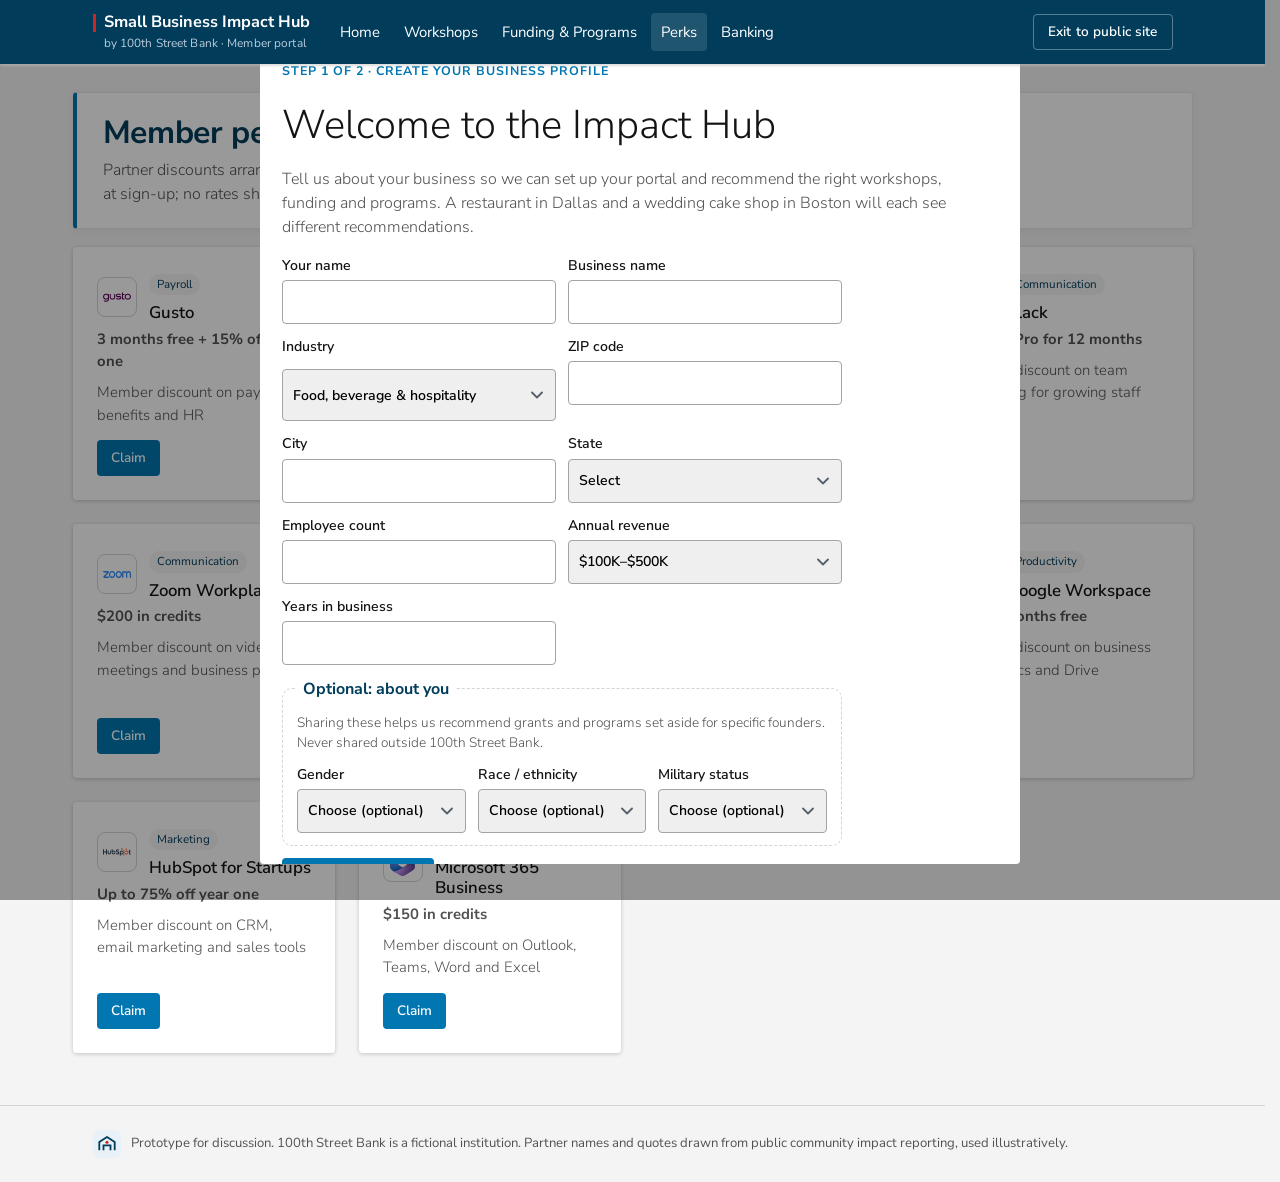
<file: app-perks.html>
<!doctype html><html lang="en"><head>
  <meta name="robots" content="noindex, nofollow"><meta charset="utf-8"><meta name="viewport" content="width=device-width,initial-scale=1"><title>Perks · Impact Hub Member Portal</title><link rel="stylesheet" href="styles.css?v=24"></head>
<body class="app"><script src="data.js?v=24"></script><script src="portal.js?v=24"></script><main class="wrap">
<div class="pagehead uni"><div><h1>Member perks</h1><p>Partner discounts arranged by 100th Street Bank for Hub members. Discount terms are set at sign-up; no rates shown.</p></div></div>
<div class="grid" id="out"></div>
<script>function ren(){const c=LS.get("claimed",[]);out.innerHTML=perksFor(getProfile()).map(p=>`<div class="card pkcard"><div class="perk">${plogo(p)}<div><span class="tag">${p.c}</span><h3 style="margin:4px 0 0">${p.n}</h3></div></div><p class="sv">${p.sv||""}</p><p>${p.o}</p><div class="foot">${p.bank?`<a class="btn sm" href="${p.u}" target="_blank" rel="noopener">Learn more</a>`:c.includes(p.n)?`<span class="tag">Claimed · code IH-${p.n.replace(/\W/g,"").slice(0,6).toUpperCase()}26</span>`:`<button class="btn sm" onclick="cl('${p.n}')">Claim</button>`}</div></div>`).join("")}
function cl(n){LS.set("claimed",[...LS.get("claimed",[]),n]);ren()}ren()</script>
</main><script src="chrome.js?v=24"></script></body></html>
</file>
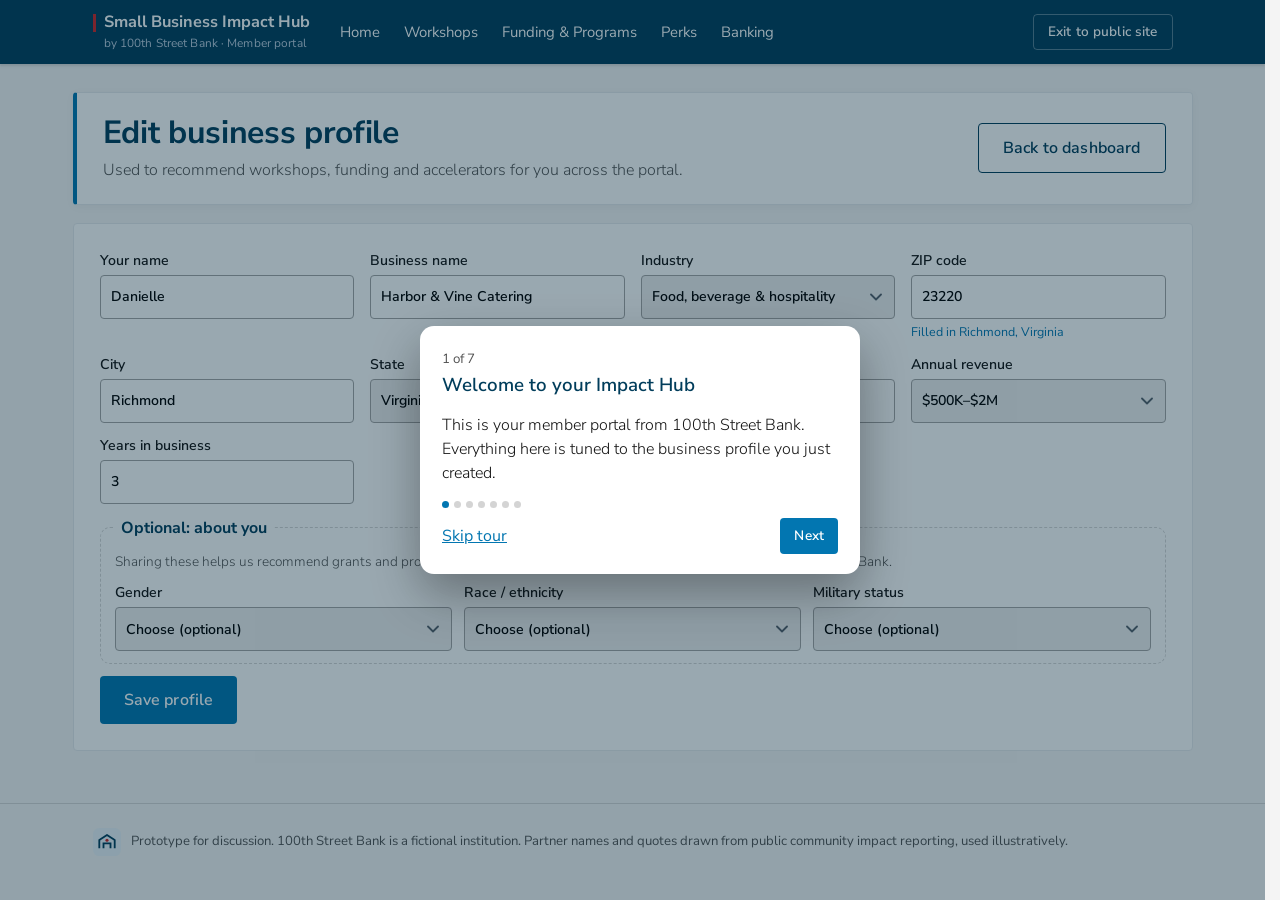
<file: app-profile.html>
<!doctype html><html lang="en"><head>
  <meta name="robots" content="noindex, nofollow"><meta charset="utf-8"><meta name="viewport" content="width=device-width,initial-scale=1"><title>Edit profile · Impact Hub Member Portal</title><link rel="stylesheet" href="styles.css?v=24"></head>
<body class="app"><script src="data.js?v=24"></script><script src="portal.js?v=24"></script><main class="wrap">
<div class="pagehead uni"><div><h1>Edit business profile</h1><p>Used to recommend workshops, funding and accelerators for you across the portal.</p></div><a class="btn ghost" href="app-home.html">Back to dashboard</a></div>
<div class="pfpage"><form class="f" id="pfm"></form><div class="ok" id="pok" style="margin-top:14px"><b>Saved.</b> Your profile is updated and recommendations across the portal are updated. <a href="app-grants.html">See recommended funding</a></div></div>
<script>
function pageInit(){const p=getProfile();pfm.innerHTML=profileFields(p)+`<div class="full"><button class="btn">Save profile</button></div>`;wireZip(pfm)}
pageInit();pfm.classList.add("pform");pfm.style.alignItems="start";
function liveSave(){const f=readProfile(pfm);saveProfile({zip:f.zip,city:f.city,state:f.state,industry:f.industry})}
pfm.addEventListener("change",e=>{if(["industry","city","state"].includes(e.target.name)||(e.target.name=="zip"&&e.target.value.length==5))liveSave()});pfm.addEventListener("zipfilled",liveSave);
function onSave(e){e.preventDefault();saveProfile(readProfile(pfm));pfm.style.display="";pok.style.display="block";pok.scrollIntoView({block:"nearest"})}
document.addEventListener("DOMContentLoaded",()=>{pfm.onsubmit=onSave});
</script>
</main><script src="chrome.js?v=24"></script></body></html>
</file>
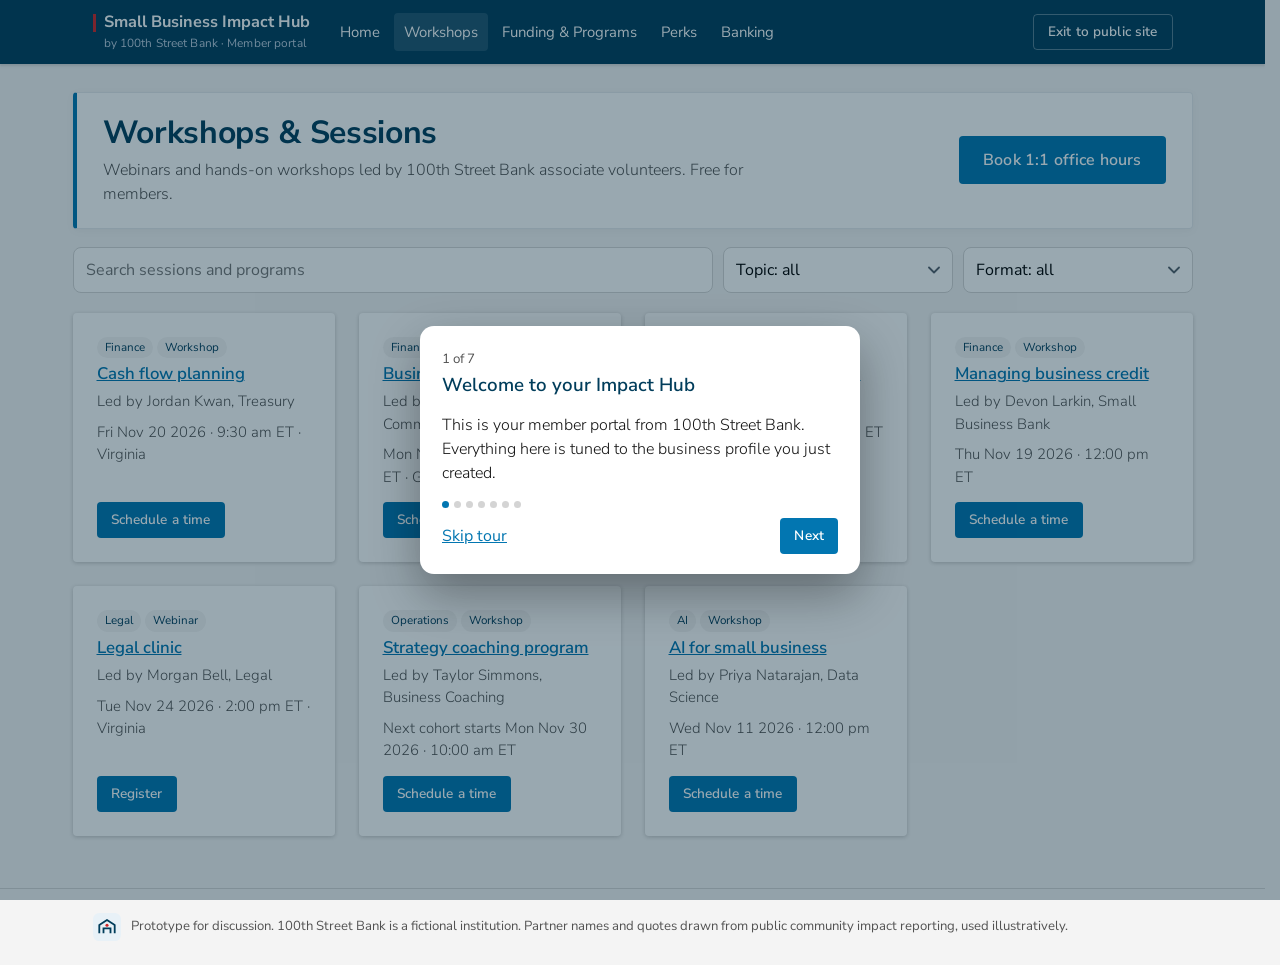
<file: app-workshops.html>
<!doctype html><html lang="en"><head>
  <meta name="robots" content="noindex, nofollow"><meta charset="utf-8"><meta name="viewport" content="width=device-width,initial-scale=1"><title>Workshops · Impact Hub Member Portal</title><link rel="stylesheet" href="styles.css?v=24"></head>
<body class="app"><script src="data.js?v=24"></script><script src="portal.js?v=24"></script><main class="wrap">
<div class="pagehead uni"><div><h1>Workshops &amp; Sessions</h1><p>Webinars and hands-on workshops led by 100th Street Bank associate volunteers. Free for members.</p></div><button class="btn" onclick="book()">Book 1:1 office hours</button></div>
<div class="fbar uni"><select id="ft"></select><select id="ff"></select></div>
<div id="out"></div>
<script>
const kw=searchBox(document.querySelector(".fbar"),"Search sessions and programs");kw.oninput=ren;opts(ft,"Topic",TOPICS);opts(ff,"Format",["Webinar","Workshop"]);
[ft,ff].forEach(s=>s.onchange=ren);
function btn(s){const r=regd().includes(s.id);if(r)return `<button class="btn sm done" onclick="toggleReg('${s.id}');ren()">${s.f=="Workshop"?"Scheduled ✓":"Registered ✓"}</button>`;return `<button class="btn sm" onclick="sessionModal('${s.id}',true);">${s.f=="Workshop"?"Schedule a time":"Register"}</button>`}
function ren(){const L=sessionsFor(getProfile()).filter(s=>hit(kw.value,s.t,s.n,s.m,s.f)&&(!ft.value||s.t==ft.value)&&(!ff.value||s.f==ff.value));
out.innerHTML=L.length?`<div class="grid wgrid">${L.map(s=>`<div class="card wcard${regd().includes(s.id)?" regd":""}"><div class="tagrow"><span class="tag">${s.t}</span><span class="tag">${s.f}</span></div><h3 style="margin-top:6px"><a href="#" onclick="event.preventDefault();sessionModal('${s.id}')">${s.n}</a></h3><p class="mut" style="margin:0 0 4px">Led by ${s.v}</p><p>${s.apply?"Next cohort starts ":""}${new Date(s.d+"T12:00").toDateString()} · ${fmtT(s.tm)}${s.m?" · "+s.m:""}</p><div class="foot">${btn(s)}</div></div>`).join("")}</div>`:"<p>No sessions match. Try fewer filters.</p>"}
ren();function pageInit(){ren()}addEventListener("pageshow",e=>{if(e.persisted)ren()});addEventListener("storage",e=>{if(e.key=="ih_profile")ren()});addEventListener("focus",ren);
const OH=[];[3,4,5,6,9,10,11,12,13,16,17,18,19,20].forEach(d=>["10:00","13:00","15:30"].forEach((t,i)=>{if((d+i)%3)OH.push(`2026-11-${String(d).padStart(2,"0")} ${t} ET`)}));
function book(){let pk=null;const m=modal(`<div style="border-top:5px solid var(--rec);margin:-22px -22px 16px;border-radius:10px 10px 0 0;height:5px"></div><div class="mgrid"><div class="mcol"><span class="tag">Workshops</span><span class="tag">1:1 office hours</span><h3 style="margin-top:8px">Book 1:1 office hours</h3><p class="mut"><b>With</b> a 100th Street Bank volunteer</p><p>A 30-minute one-on-one session on the topic of your choice.</p><form class="f" id="bf"><label>Topic<select>${AZ(TOPICS).map(t=>`<option>${t}</option>`).join("")}</select></label></form><p class="mut">Office hours · pick a day and time that works for you</p></div><div class="mcol"><div id="ohcal"></div>${notesBox()}<div style="margin-top:14px"><button class="btn" id="bfb" form="bf" disabled>Pick a day and time</button></div><div class="ok" id="bok"><b>Requested.</b> We'll confirm by email. (Prototype: nothing was sent.)</div></div></div>`);
slotCal(document.getElementById("ohcal"),OH,v=>{pk=v;bfb.disabled=!v;bfb.textContent=v?"Request "+new Date(v.slice(0,10)+"T12:00").toDateString().slice(0,10)+" · "+v.slice(11):"Pick a day and time"});wireNotes(m);
bf.onsubmit=e=>{e.preventDefault();m.querySelector(".mgrid").querySelectorAll(".mcol")[1].querySelectorAll(":scope>*:not(#bok)").forEach(x=>x.style.display="none");bok.style.display="block"}}
</script>
</main><script src="chrome.js?v=24"></script></body></html>
</file>
<file: styles.css>
@import url("https://fonts.googleapis.com/css2?family=Nunito+Sans:opsz,wght@6..12,300;6..12,400;6..12,600;6..12,700&display=swap");
:root{--navy:#013D5B;--blue:#0276B1;--blue2:#026597;--ink:#141414;--red:#CC2427;--g1:#F4F4F4;--g2:#D4D4D4;--mut:#5a6470;--r:10px}
*{box-sizing:border-box}html,body{margin:0}
body{font-family:Optimist,Inter,"Helvetica Neue",Helvetica,Arial,system-ui,sans-serif;color:var(--ink);line-height:1.5;background:#fff}
a{color:var(--blue)}h1,h2,h3{color:var(--navy);line-height:1.2;margin:0 0 .5em}
.wrap{max-width:1120px;margin:0 auto;padding:0 20px}
header.top{border-bottom:1px solid var(--g2);background:#fff;position:sticky;top:0;z-index:5}
header.top .wrap{display:flex;align-items:center;gap:20px;min-height:64px;flex-wrap:wrap}
.brand{text-decoration:none;color:var(--navy);font-weight:700;line-height:1.1}
.brand small{display:block;font-weight:400;font-size:.72rem;color:var(--mut)}
.brand b{border-left:3px solid var(--red);padding-left:8px}
nav.main{display:flex;gap:4px;flex-wrap:wrap;flex:1}
nav.main a{text-decoration:none;color:var(--ink);padding:8px 10px;border-radius:6px;font-size:.93rem}
nav.main a.on,nav.main a:hover{background:var(--g1);color:var(--navy)}
.btn{display:inline-block;background:var(--blue);color:#fff;border:0;border-radius:6px;padding:10px 16px;font:inherit;font-weight:600;text-decoration:none;cursor:pointer}
.btn:hover{background:var(--blue2)}.btn.ghost{background:transparent;color:var(--navy);border:1px solid var(--g2)}
.btn.sm{padding:6px 10px;font-size:.85rem}
.hero{background:var(--navy);color:#fff;padding:72px 0}
.hero h1{color:#fff;font-size:clamp(2rem,4.5vw,3.1rem);max-width:760px}
.hero p{max-width:620px;font-size:1.1rem;opacity:.9}.hero .btn.ghost{color:#fff;border-color:#ffffff66}
section{padding:48px 0}section.alt{background:var(--g1)}
.grid{display:grid;gap:16px;grid-template-columns:repeat(auto-fill,minmax(240px,1fr))}
.grid.k{grid-template-columns:repeat(auto-fill,minmax(180px,1fr))}
.card{background:#fff;border:1px solid var(--g2);border-radius:var(--r);padding:18px}
.card h3{font-size:1.05rem}.card p{margin:.3em 0;color:var(--mut);font-size:.93rem}
.stat b{display:block;font-size:2rem;color:var(--navy);line-height:1.1}.stat span{font-size:.88rem;color:var(--mut)}
.stat a{font-size:.75rem}
.tag{display:inline-block;font-size:.72rem;padding:2px 8px;border-radius:99px;background:var(--g1);color:var(--navy);margin:0 4px 4px 0}
.s{display:inline-block;font-size:.62rem;font-weight:700;letter-spacing:.05em;text-transform:uppercase;color:var(--red);border:1px solid var(--red);border-radius:4px;padding:0 4px;vertical-align:middle;margin-left:4px}
.src{font-size:.78rem}
.filters{display:flex;gap:6px;flex-wrap:wrap;margin:0 0 18px}
.filters button{border:1px solid var(--g2);background:#fff;border-radius:99px;padding:6px 14px;font:inherit;font-size:.88rem;cursor:pointer}
.filters button.on{background:var(--navy);color:#fff;border-color:var(--navy)}
form.f{display:grid;gap:12px;max-width:560px}
form.f label{font-size:.88rem;font-weight:600;display:grid;gap:4px}
input,select,textarea{font:inherit;padding:9px 10px;border:1px solid var(--g2);border-radius:6px;width:100%}
.ok{background:var(--tint);border-left:4px solid var(--blue);padding:12px 14px;border-radius:6px;display:none}
footer{border-top:1px solid var(--g2);padding:24px 0;color:var(--mut);font-size:.82rem;margin-top:24px}
/* internal */
body.app{background:var(--g1)}
.app header.top{background:var(--navy)}.app .brand,.app nav.main a{color:#fff}.app .brand small{color:#bcd}
.app nav.main a.on,.app nav.main a:hover{background:#ffffff1f;color:#fff}
.app main{padding:28px 0}.pagehead{display:flex;justify-content:space-between;align-items:end;gap:12px;flex-wrap:wrap;margin-bottom:18px}
.pagehead p{margin:0;color:var(--mut)}
.board{display:grid;gap:14px;grid-template-columns:repeat(auto-fit,minmax(200px,1fr))}
.col{background:#e9ecef;border-radius:var(--r);padding:10px}.col h4{margin:4px 4px 10px;color:var(--navy);font-size:.85rem;text-transform:uppercase;letter-spacing:.04em}
.col .card{padding:12px;margin-bottom:8px}.col .card h3{font-size:.95rem;margin:0 0 4px}
table{width:100%;border-collapse:collapse;background:#fff;border-radius:var(--r);overflow:hidden;font-size:.9rem}
th,td{text-align:left;padding:10px 12px;border-bottom:1px solid var(--g1)}th{background:var(--tint2);color:var(--mut);font-weight:600;font-size:.8rem}
.tw{overflow-x:auto;border:1px solid var(--g2);border-radius:var(--r)}
.bar{height:8px;background:var(--g1);border-radius:9px;overflow:hidden}.bar i{display:block;height:100%;background:var(--blue)}
.delta{font-size:.78rem;color:var(--rec)}
.two{display:grid;gap:16px;grid-template-columns:2fr 1fr}
@media(max-width:800px){.two{grid-template-columns:1fr}.hero{padding:48px 0}}
/* home v2 */
.mut{color:var(--mut)}.eyebrow{display:inline-block;font-size:.78rem;font-weight:700;letter-spacing:.08em;text-transform:uppercase;color:#9fd3ef;margin-bottom:12px}.eyebrow.dk{color:var(--blue)}
.hero.photo{background-size:cover;background-position:center right;padding:120px 0 110px}
.kicker{text-align:center;text-transform:uppercase;letter-spacing:.08em;font-size:.78rem;color:var(--mut);margin:0 0 16px}
.mapbox{position:relative;background:#fff;border:1px solid var(--g2);border-radius:var(--r);padding:12px}
#usmap{width:100%;height:auto;display:block}#usmap .st path{fill:#e3ebf1;stroke:#fff;stroke-width:1}#usmap .st path:hover{fill:#d3e1ea}
#usmap circle{stroke:#fff;stroke-width:1.5;cursor:pointer;transition:r .2s}#usmap circle.real{fill:var(--blue);fill-opacity:.85}#usmap circle.smp{fill:var(--red);fill-opacity:.6}
#usmap circle.on,#usmap circle:hover{stroke:var(--navy);stroke-width:3;fill-opacity:1}
.tip{position:absolute;display:none;pointer-events:none;background:#fff;border:1px solid var(--g2);border-radius:8px;box-shadow:0 6px 24px #0002;padding:10px 12px;font-size:.84rem;max-width:280px;z-index:3}
.tip b{color:var(--navy)}.tip .amt{font-weight:700;color:var(--navy);font-size:1.05rem;margin-top:4px}.tip small{display:block;color:var(--mut)}.tip a{pointer-events:auto}
.legend{display:flex;gap:22px;flex-wrap:wrap;align-items:center;margin-top:12px;font-size:.84rem;color:var(--mut)}.legend span{display:flex;align-items:center;gap:6px}
.lg{width:12px;height:12px;border-radius:50%;display:inline-block}.lg.real{background:var(--blue)}.lg.smp{background:var(--red);opacity:.7}
.sz{display:inline-block;border-radius:50%;border:1.5px solid var(--mut)}
section.logos{padding:36px 0;border-bottom:1px solid var(--g1)}
.logorow{display:flex;flex-wrap:wrap;justify-content:center;align-items:center;gap:22px 40px}
.logorow img{height:46px;width:auto;max-width:170px;object-fit:contain;filter:grayscale(1);opacity:.75;transition:.2s}.logorow a:hover img{filter:none;opacity:1}
.wm{text-decoration:none;color:#55606b;line-height:1.05;text-align:left;filter:grayscale(1)}.wm b{display:block;font-size:1.3rem;letter-spacing:-.01em}.wm small{font-size:.68rem;text-transform:uppercase;letter-spacing:.06em}a.wm:hover{color:var(--navy)}
.split{display:grid;grid-template-columns:1.3fr 1fr;gap:40px;align-items:start}.ph{width:100%;border-radius:14px;object-fit:cover;aspect-ratio:4/5;position:sticky;top:90px}
.lead{font-size:1.1rem;color:var(--mut)}.mt{margin-top:22px}
.grid.ben{grid-template-columns:repeat(2,1fr);gap:14px}.ben div{border-left:3px solid var(--blue);padding-left:12px}.ben h3{font-size:1rem;margin:0}.ben p{margin:.2em 0;color:var(--mut);font-size:.9rem}
.chk{padding:0;list-style:none}.chk li{padding-left:26px;position:relative;margin:6px 0}.chk li:before{content:"✓";position:absolute;left:0;color:var(--rec);font-weight:700}
.steps{list-style:none;padding:0;display:grid;grid-template-columns:repeat(3,1fr);gap:12px;counter-reset:s;margin:22px 0}
.steps li{background:#fff;border:1px solid var(--g2);border-radius:var(--r);padding:14px;counter-increment:s}.steps li:before{content:counter(s);display:grid;place-items:center;width:28px;height:28px;border-radius:50%;background:var(--navy);color:#fff;font-weight:700;margin-bottom:8px}
.steps b{display:block;color:var(--navy)}.steps span{font-size:.86rem;color:var(--mut)}
.grid.bens{grid-template-columns:repeat(auto-fill,minmax(250px,1fr))}.pc{padding:0;overflow:hidden}.pc img{width:100%;aspect-ratio:3/2;object-fit:cover;display:block}.pc>div{padding:16px}
.ic{display:inline-grid;place-items:center;width:28px;height:28px;border-radius:50%;background:var(--tint);color:var(--blue);font-size:.9rem;margin-right:8px;vertical-align:middle}
.grid.testi{grid-template-columns:repeat(auto-fill,minmax(300px,1fr))}.testi figure{margin:0;display:flex;flex-direction:column;justify-content:space-between}
.testi blockquote{margin:0 0 16px;font-size:1.02rem;color:var(--ink)}.testi figcaption{display:flex;gap:12px;align-items:center}.testi img{width:52px;height:52px;border-radius:50%;object-fit:cover}
.testi small{display:block;color:var(--mut);font-size:.8rem}
.ctaband{background:linear-gradient(120deg,var(--navy),var(--blue2));color:#fff;text-align:center;padding:64px 0}.ctaband h2{color:#fff;font-size:2rem}.ctaband p{opacity:.92}
.ctaband .btn.ghost{color:#fff;border-color:#ffffff77}.btn.wh{background:#fff;color:var(--navy)}.btn.wh:hover{background:var(--tint)}
.home footer{margin-top:0}
@media(max-width:800px){.split{grid-template-columns:1fr}.ph{position:static;aspect-ratio:16/10}.steps{grid-template-columns:1fr}.grid.ben{grid-template-columns:1fr}.hero.photo{padding:72px 0;background-image:linear-gradient(rgba(1,61,91,.85),rgba(1,61,91,.85)),url(img/hero.jpg)!important}.mapbox{padding:4px}}
@media(max-width:800px){header.top{position:static}header.top .wrap{gap:8px;padding-top:8px;padding-bottom:8px}nav.main{flex-wrap:nowrap;overflow-x:auto;order:3;flex-basis:100%}nav.main a{white-space:nowrap}}

.av{flex:0 0 52px;width:52px;height:52px;border-radius:50%;background:var(--navy,#013D5B);color:#fff;display:flex;align-items:center;justify-content:center;font-weight:700;letter-spacing:.03em}
.story .meta{font-size:.8rem;color:var(--mut)}.story blockquote{margin:10px 0;padding-left:10px;border-left:3px solid #0276B1;font-size:.92rem}.story .amt{font-weight:700;color:#013D5B}
.story blockquote small{display:block;margin-top:4px;color:var(--mut);font-size:.78rem}.story h3 a{color:inherit;text-decoration:none}
/* member portal */
.welcome{background:linear-gradient(120deg,var(--navy),var(--blue2));color:#fff;border-radius:var(--r);padding:24px;margin-bottom:16px}.welcome h1{color:#fff;margin:0 0 4px}.welcome p{margin:0;opacity:.9}
.row{display:flex;justify-content:space-between;align-items:center;gap:10px;padding:10px 0;border-bottom:1px solid var(--g1)}.row:last-child{border:0}.row small{display:block;color:var(--mut)}
.btn.done{background:var(--rec)}.card .foot{display:flex;justify-content:space-between;align-items:center;margin-top:10px;gap:8px;flex-wrap:wrap}
.fbar{display:flex;gap:10px;flex-wrap:wrap;margin-bottom:16px}.fbar select{width:auto;background:#fff}
.tabs{display:flex;gap:6px;margin-bottom:16px}.tabs button{border:1px solid var(--g2);background:#fff;border-radius:6px;padding:8px 14px;font:inherit;cursor:pointer}.tabs button.on{background:var(--navy);color:#fff;border-color:var(--navy)}
.date{display:inline-grid;place-items:center;width:46px;height:46px;border-radius:8px;background:var(--tint);color:var(--navy);font-weight:700;font-size:.78rem;line-height:1.1;text-align:center;flex:0 0 46px}
.modal{position:fixed;inset:0;background:#0006;display:none;place-items:center;z-index:9}.modal>div{background:#fff;border-radius:var(--r);padding:22px;max-width:460px;width:92%}
.stage{font-size:.72rem;font-weight:700;padding:2px 8px;border-radius:99px;background:var(--tint);color:var(--blue2)}
/* v3 */
.mapwrap{position:relative;margin-top:8px}
#usmap .st path.fp{fill:#c9dae6}#usmap .st path.hl{fill:#8fb4cc}
#usmap circle{fill:var(--blue);fill-opacity:.9}
.filters.cat button{font-size:.8rem}
.tip .tag{margin:4px 0}
img.av{object-fit:cover;padding:0}
.logorow{max-width:1000px;margin:0 auto}
.search{display:flex;gap:10px;flex-wrap:wrap;margin:14px 0}.search input,.search select{padding:10px 12px;border:1px solid var(--g2);border-radius:8px;font:inherit;flex:1;min-width:160px}.search input.kw{flex:2;min-width:240px}
.ctasplit{display:grid;grid-template-columns:1fr 1fr;gap:18px;margin-top:22px;max-width:760px}.ctasplit a{display:block;background:#fff;color:var(--navy);border-radius:12px;padding:18px 20px;text-decoration:none;box-shadow:0 4px 16px #0002}.ctasplit small{display:block;text-transform:uppercase;letter-spacing:.06em;font-size:.72rem;color:var(--mut)}.ctasplit b{font-size:1.15rem;display:block;margin:4px 0}.ctasplit span{color:var(--blue);font-weight:600}
.ctasplit a.alt{background:var(--blue,#0276B1);color:#fff}.ctasplit a.alt small,.ctasplit a.alt span{color:var(--tint)}
.pgrid{display:grid;grid-template-columns:repeat(auto-fill,minmax(300px,1fr));gap:18px}.pcard{background:#fff;border:1px solid var(--g2);border-radius:var(--r);overflow:hidden;display:flex;flex-direction:column}.pcard img{width:100%;aspect-ratio:16/9;object-fit:cover}.pcard>div{padding:16px 18px;flex:1;display:flex;flex-direction:column}.pcard h3{margin:6px 0 2px}.pcard .sub{color:var(--mut);font-size:.88rem;margin:0 0 8px}.pcard .foot{margin-top:auto}
.howto{display:grid;grid-template-columns:repeat(3,1fr);gap:18px}.howto div{background:#fff;border-radius:var(--r);padding:18px;border:1px solid var(--g2)}.howto b{display:block;color:var(--navy);margin-bottom:4px}
.gallery{display:grid;grid-template-columns:2fr 1fr 1fr;gap:12px}.gallery img{width:100%;height:100%;object-fit:cover;border-radius:var(--r);aspect-ratio:4/3}.gallery img:first-child{grid-row:span 2;aspect-ratio:auto}
.easy{background:#fff;border-radius:var(--r);padding:26px;box-shadow:0 6px 24px #0001;max-width:720px}.easy .f{display:grid;grid-template-columns:1fr 1fr;gap:12px}.easy .f .full{grid-column:1/-1}
.profile{display:flex;gap:28px;flex-wrap:wrap;align-items:center;background:#fff;border:1px solid var(--g2);border-radius:var(--r);padding:18px 22px;margin:0 0 20px}.profile div small{display:block;color:var(--mut);font-size:.75rem;text-transform:uppercase;letter-spacing:.05em}.profile div b{color:var(--navy)}
.perk{display:flex;align-items:center;gap:12px}.perk img,.perk .lm{width:40px;height:40px;object-fit:contain;flex:0 0 40px;border-radius:8px;border:1px solid var(--g2);padding:5px;background:#fff}.perk .lm{display:flex;align-items:center;justify-content:center;font-weight:800;color:#fff;background:var(--navy,#013D5B);font-size:.8rem}
.stories{display:grid;grid-template-columns:repeat(3,1fr);gap:18px}.stories .card .amt{font-weight:700;color:var(--navy);margin-top:6px}
@media(max-width:800px){.ctasplit,.howto,.stories,.easy .f{grid-template-columns:1fr}.gallery{grid-template-columns:1fr 1fr}}
.logorow{display:grid;grid-template-columns:repeat(6,1fr);gap:28px 36px;justify-items:center}.logorow img{height:44px;max-width:150px}
@media(max-width:800px){.logorow{grid-template-columns:repeat(3,1fr)}}
/* v4 */
.infobox{background:var(--tint);border-left:5px solid var(--blue);border-radius:10px;padding:18px 22px;margin:18px 0 22px;max-width:900px}.infobox h3{margin:0 0 8px;color:var(--navy)}.infobox p{margin:0 0 8px}
.grantbox{display:flex;gap:20px;align-items:center;background:#fff;border:2px solid var(--blue);border-radius:14px;padding:20px 22px;margin:14px 0 6px;box-shadow:0 6px 24px #0276b11a}.grantbox p{margin:0}.gamt{flex:0 0 auto;text-align:center;background:var(--navy);color:#fff;border-radius:10px;padding:14px 18px}.gamt b{display:block;font-size:2.1rem;line-height:1}.gamt span{font-size:.8rem;opacity:.85}
.wrap.wide{max-width:1400px}.grid.bens{grid-template-columns:repeat(4,1fr)}
@media(max-width:900px){.grid.bens{grid-template-columns:1fr 1fr}.grantbox{flex-direction:column;align-items:flex-start}}
.stories .sc{padding:0;overflow:hidden;display:flex;flex-direction:column}.stories .sc img{width:100%;aspect-ratio:16/10;object-fit:cover;display:block}.stories .sc>div{padding:16px 18px}
#usmap .st path.fp{fill:#7fb0d3}#usmap .st path.hl{fill:#3f8cc0}#usmap{touch-action:none;cursor:grab}
#usmap .rb{cursor:pointer}#usmap .rb circle{fill:var(--navy);fill-opacity:.88;stroke:#fff;stroke-width:2}#usmap .rb:hover circle{fill:var(--blue)}#usmap .rb text{text-anchor:middle;pointer-events:none;font-family:inherit}#usmap .rb .n{fill:#fff;font-weight:700;font-size:15px}#usmap .rb .l{fill:var(--navy);font-weight:700;font-size:12px;paint-order:stroke;stroke:#fff;stroke-width:3px}
.mapzoom{position:absolute;right:8px;top:8px;display:flex;flex-direction:column;gap:4px;z-index:2}.mapzoom button{width:34px;height:34px;border:1px solid var(--g2);background:#fff;border-radius:8px;font-size:18px;cursor:pointer;color:var(--navy)}
.bopts{display:grid;grid-template-columns:1fr 1fr;gap:8px;margin:10px 0 4px}.bopts a{display:grid;grid-template-columns:28px 1fr;grid-template-rows:auto auto;row-gap:2px;column-gap:8px;align-items:start;text-decoration:none;color:inherit;border:1px solid var(--g2);border-radius:8px;padding:10px}.bopts a:hover{border-color:var(--blue);background:var(--tint)}.bopts .bi{grid-row:span 2;color:var(--blue);font-size:1.2rem;line-height:1.2}.bopts b{color:var(--navy);font-size:.92rem;line-height:1.25}.bopts small{color:var(--mut);font-size:.8rem;line-height:1.3}.bopts a.recbox{border-color:var(--rec);background:var(--recbg)}.bopts .rectag{display:block;margin-top:6px;grid-column:2;font-size:.68rem;padding:1px 6px}
.ptop{display:grid;grid-template-columns:1.6fr 1fr;gap:32px;align-items:start;margin-top:18px}.fitbox{background:var(--tint);border:1px solid #d6e4ee;border-radius:14px;padding:22px 24px}.fitbox h2{margin-top:0}
.grantbox.big{margin-top:0}.grantbox.big .gamt b{font-size:2.6rem}.ptop .grid.ben{grid-template-columns:repeat(2,1fr);gap:16px}.ben div{border-left:3px solid var(--blue);padding-left:12px}
.easy.wide{max-width:none;display:grid;grid-template-columns:1fr 2fr;gap:36px;align-items:start;padding:32px 36px}.easy.wide .f{grid-template-columns:1fr 1fr 1fr}.easy.wide .ehead h2{margin-top:0}.easy.wide .ok{grid-column:2}
@media(max-width:900px){.ptop,.easy.wide{grid-template-columns:1fr}.easy.wide .f{grid-template-columns:1fr}.easy.wide .ok{grid-column:auto}}

.alogo{width:56px;height:56px;margin-bottom:10px;border:1px solid var(--g2);border-radius:10px;background:#fff;display:flex;align-items:center;justify-content:center;padding:6px;box-sizing:border-box}.alogo img{max-width:100%;max-height:100%;object-fit:contain}.alogo .wm{width:100%;height:100%;border-radius:6px;background:var(--navy,#013D5B);color:#fff;font-weight:800;font-size:.8rem;letter-spacing:.02em;display:flex;align-items:center;justify-content:center}
/* v5 */
.brand{display:flex;align-items:center;gap:10px}.brand .blogo{width:38px;height:38px;flex:none}.app .brand .blogo rect{fill:#fff}.app .brand .blogo path{stroke:#013D5B}
html{scroll-behavior:smooth}section[id]{scroll-margin-top:72px}
#usmap #dots circle.dim{opacity:.25}
.bankhero{display:flex;justify-content:space-between;align-items:center;gap:18px;background:linear-gradient(120deg,var(--navy),var(--blue));color:#fff;border-radius:12px;padding:18px 20px;margin:-4px -4px 12px}.bankhero h3,.bankhero h1{color:#fff;margin:0 0 4px}.bankhero p,.card .bankhero p{margin:0;color:#d6e8f3!important}
.bankhero.big{padding:28px 32px;margin:0 0 20px}
.ccard{flex:0 0 auto;width:170px;height:104px;border-radius:12px;background:linear-gradient(135deg,#0a2a3d,#13506f 60%,#CC2427);box-shadow:0 8px 20px #0005;padding:12px 14px;display:flex;flex-direction:column;justify-content:flex-end;color:#fff;position:relative;transform:rotate(-5deg)}.ccard .chip{position:absolute;top:14px;left:14px;width:26px;height:19px;border-radius:4px;background:linear-gradient(135deg,#f3d27a,#c9a23f)}.ccard b{font-size:.62rem;letter-spacing:.08em}.ccard small{font-size:.58rem;color:#cfe0ea}
.bankhero.big .ccard{width:220px;height:134px}
.bankcard .bopts a{grid-template-columns:40px 1fr;padding:12px;transition:transform .15s}.bankcard .bopts a:hover{transform:translateY(-2px);box-shadow:0 6px 16px #0276b122}.bankcard .bopts .bi{width:36px;height:36px;border-radius:50%;background:var(--tint);color:var(--blue);display:flex;align-items:center;justify-content:center;font-size:1.1rem;grid-row:span 2}
.card.bk{border-top:4px solid var(--blue);position:relative}.card.bk.recbox{border-top-color:var(--rec)}.card.bk .rectag{position:absolute;top:12px;right:12px;font-size:.68rem;background:var(--rec);color:#fff;border-color:var(--rec)}.bico{width:44px;height:44px;border-radius:50%;background:var(--tint);color:var(--blue);display:flex;align-items:center;justify-content:center;font-size:1.3rem;margin-bottom:10px}
.joinv5 .ph{aspect-ratio:4/3;position:static;align-self:center}
.bigamt{display:inline-flex;align-items:baseline;gap:12px;background:linear-gradient(120deg,var(--navy),var(--blue));color:#fff;border-radius:14px;padding:16px 26px;margin:6px 0 18px;box-shadow:0 10px 28px #0276b133}.bigamt b{font-size:3rem;line-height:1;letter-spacing:-.02em}.bigamt span{font-size:1rem;color:#d6e8f3;max-width:150px;line-height:1.25}
.ptiles{display:grid;grid-template-columns:repeat(6,1fr);gap:14px;margin:18px 0 26px}.ptiles div{background:var(--tint);border:1px solid #d6e4ee;border-radius:14px;padding:20px 12px;text-align:center}.ptiles b{display:block;color:var(--navy);font-size:.95rem;line-height:1.25}.pti{width:52px;height:52px;margin:0 auto 10px;border-radius:50%;background:var(--navy);color:#fff;display:flex;align-items:center;justify-content:center;font-size:1.4rem;font-weight:700}
.osteps{display:grid;grid-template-columns:repeat(3,1fr);gap:14px;margin:16px 0 22px;max-width:900px}.osteps div{display:flex;align-items:center;gap:12px;background:var(--tint);border-radius:12px;padding:14px 16px}.osteps span{width:34px;height:34px;flex:none;border-radius:50%;background:var(--blue);color:#fff;font-weight:700;display:flex;align-items:center;justify-content:center}.osteps b{color:var(--navy)}
@media(max-width:900px){.ptiles{grid-template-columns:repeat(2,1fr)}.osteps{grid-template-columns:1fr}}
#become .easy{border:1px solid var(--g2)}

/* v6: community voices carousel */
.voices{padding-bottom:40px}.vhead{display:flex;justify-content:space-between;align-items:flex-end;gap:16px}.vhead h2{font-size:2.2rem;margin:4px 0 0}
.varrows{display:flex;gap:10px}.varrows button{width:48px;height:48px;border-radius:50%;border:1px solid var(--g2);background:#fff;color:var(--navy);font-size:1.2rem;cursor:pointer}.varrows button:hover{background:var(--navy);color:#fff}
.vtrack{display:flex;gap:24px;overflow-x:auto;scroll-snap-type:x mandatory;padding:26px max(24px,calc((100vw - 1180px)/2)) 10px;scrollbar-width:none;cursor:grab}.vtrack::-webkit-scrollbar{display:none}
.vcard{flex:0 0 min(920px,86vw);scroll-snap-align:center;margin:0;display:grid;grid-template-columns:300px 1fr;background:linear-gradient(135deg,#013D5B,#025a85);color:#fff;border-radius:22px;overflow:hidden;box-shadow:0 18px 40px #013d5b33;cursor:pointer;transition:transform .2s}
.vcard:hover{transform:translateY(-3px)}.vph{width:100%;height:100%;min-height:340px;object-fit:cover;display:block}
.vbody{padding:34px 40px 30px;display:flex;flex-direction:column;position:relative}
.vq{font-family:Georgia,"Times New Roman",serif;font-size:7rem;line-height:.6;color:#7cc4ea;height:46px;display:block}
.vcard blockquote,.vmodal blockquote{margin:0 0 24px;font-family:Georgia,"Times New Roman",serif;font-style:italic;font-size:1.75rem;line-height:1.32;color:#fff;flex:1}
.vcard figcaption{display:flex;justify-content:space-between;align-items:center;gap:16px;border-top:1px solid #ffffff33;padding-top:16px}.vcard figcaption b{display:block;font-size:1.05rem}.vcard figcaption small{color:#cfe3ef;font-size:.85rem}
.vlogo{height:44px;max-width:120px;object-fit:contain;background:#fff;border-radius:10px;padding:6px 10px;flex:0 0 auto;box-sizing:border-box}.vwm{display:inline-flex;align-items:center;color:var(--navy);font-weight:800;font-size:.85rem;white-space:nowrap}
.vmore{margin-top:12px;font-size:.88rem;color:#9fd3f0;font-weight:600}
.vdots{display:flex;gap:8px;justify-content:center;margin-top:16px}.vdots button{width:10px;height:10px;border-radius:50%;border:0;background:var(--g2);cursor:pointer;padding:0}.vdots button.on{background:var(--navy);width:28px;border-radius:99px}
.vmodal{position:fixed;inset:0;background:#000a;display:none;place-items:center;z-index:9}.vmodal>div{position:relative;display:grid;grid-template-columns:280px 1fr;background:var(--navy);color:#fff;border-radius:20px;overflow:hidden;max-width:860px;width:92%}.vmodal img{width:100%;height:100%;object-fit:cover}.vmodal>div>div{padding:30px}.vmodal .mut{color:#cfe3ef}.vx{position:absolute;right:12px;top:8px;background:none;border:0;color:#fff;font-size:2rem;cursor:pointer}
@media(max-width:800px){.vcard{grid-template-columns:1fr}.vph{min-height:220px;max-height:260px}.vcard blockquote{font-size:1.3rem}.vmodal>div{grid-template-columns:1fr}}
/* v6: story library */
.slib summary{list-style:none;display:flex;justify-content:space-between;align-items:center;gap:16px;cursor:pointer}.slib summary::-webkit-details-marker{display:none}.slib summary h2{margin:0 0 2px}.slib[open] summary .btn{display:none}.slib .stories{margin-top:20px}
/* v6: portal home layout */
.bankside .bopts{grid-template-columns:1fr}
.perkrow{margin-top:16px}.perkrow #pk{display:grid;grid-template-columns:repeat(4,1fr);gap:12px}.perkrow #pk .row{border:1px solid var(--g2);border-radius:10px;padding:12px}
@media(max-width:800px){.perkrow #pk{grid-template-columns:1fr 1fr}}
@media(max-width:800px){.logorow{grid-template-columns:repeat(3,minmax(0,1fr));gap:20px 14px}.logorow img{max-width:100%}.bankhero{flex-wrap:wrap}.bankhero>*{min-width:0}}
html,body{overflow-x:clip}

/* v8 restyle: bank community-page look (free font substitute) */
:root{--navy:#013D5B;--blue:#0276B1;--blue2:#025E8D;--ink:#141414;--g1:#F4F4F4;--g2:#D4D4D4;--mut:#525252;--r:4px;--sh:0 4px 16px rgba(0,0,0,.2);--sh1:0 1px 4px rgba(0,0,0,.2);--red:#CC2427;--rec:#255F82;--recbg:#E8F1F7;--tint:#E8F1F7;--tint2:#F4F4F4}
body{font-family:"Nunito Sans","Helvetica Neue",Helvetica,Arial,sans-serif;font-weight:400;line-height:1.5;color:var(--ink)}
h1{font-weight:700;letter-spacing:-.01em}h2{font-weight:300;font-size:clamp(1.75rem,3.4vw,2.5rem);line-height:1.3;color:var(--ink)}
h3{font-weight:600;color:var(--ink)}p{font-weight:300}
.hero h1{font-weight:700}.hero p{font-weight:300;font-size:1.2rem}
section{padding:64px 0}@media(max-width:800px){section{padding:44px 0}}
.btn{border-radius:4px;padding:12px 24px;min-height:48px;display:inline-flex;align-items:center;justify-content:center;font-weight:600;font-size:1rem;letter-spacing:.01em;transition:background .15s}
.btn.sm{min-height:36px;padding:6px 14px}.btn.ghost{border:1px solid currentColor}
.card,.mapbox{border:0;border-radius:4px;box-shadow:var(--sh1);padding:24px;transition:box-shadow .2s}
.card:hover{box-shadow:var(--sh)}.card p{color:var(--mut)}
.grid{gap:24px}.col .card{padding:14px;box-shadow:var(--sh1)}
.col{border-radius:4px;background:#ececec}
.tw,table{border-radius:4px}.tw{border:0;box-shadow:var(--sh1)}
input,select,textarea{border-radius:4px;border-color:#a3a3a3;min-height:44px}
input:focus,select:focus,textarea:focus{outline:2px solid var(--blue);outline-offset:1px}
nav.main a{border-radius:4px}.filters button{border-radius:4px}
.filters button.on{background:var(--blue);border-color:var(--blue)}
.ok{border-radius:4px}
header.top{box-shadow:0 2px 2px rgba(188,188,188,.5);border-bottom:0}
html,body{overflow-x:clip}

.vcard.noph{grid-template-columns:1fr}.vmodal>div:has(>div:only-of-type){grid-template-columns:1fr}
.regdep{margin-top:18px}.regrow{display:grid;grid-template-columns:repeat(auto-fill,minmax(150px,1fr));gap:10px}.regrow>div{background:#fff;border-radius:12px;padding:12px 14px;box-shadow:0 1px 3px #0001}.regrow b{display:block;font-size:1.25rem;color:#013D5B}.regrow span{display:block;font-weight:600;font-size:.9rem}.regrow small{color:#5c6670;font-size:.78rem}
.bsec{margin-top:28px}
/* wave3 */
.brand .btxt{display:flex;flex-direction:column;gap:5px}.brand b{display:block;font-size:1.02rem}.brand small{padding-left:11px;font-size:.74rem;letter-spacing:.01em}
.brand .blogo rect{stroke:#cfdfea;stroke-width:1}
.grid.k.three{grid-template-columns:repeat(3,1fr)}@media(max-width:700px){.grid.k.three{grid-template-columns:1fr}}
#mapf,#mapc{display:grid;grid-template-columns:repeat(5,1fr)}#mapc{grid-template-columns:repeat(6,auto);justify-content:start}#mapf button,#mapc button{white-space:nowrap}
@media(max-width:800px){#mapf,#mapc{grid-template-columns:1fr 1fr}#mapf button,#mapc button{white-space:normal}}
.mapwrap{position:relative}.mapwrap::after{content:"Use Ctrl + scroll (⌘ + scroll on Mac) to zoom the map";position:absolute;inset:auto 0 12px;margin:auto;width:max-content;max-width:90%;background:#013d5bdd;color:#fff;padding:6px 12px;border-radius:4px;font-size:.85rem;opacity:0;transition:opacity .2s;pointer-events:none}.mapwrap.showhint::after{opacity:1}
ol.osteps{list-style:none;padding:0;counter-reset:s;display:grid;grid-template-columns:repeat(3,1fr);gap:28px;max-width:none;margin:20px 0 28px}
ol.osteps li{counter-increment:s;border-top:2px solid var(--navy);padding-top:12px}ol.osteps li::before{content:counter(s);font-size:.8rem;font-weight:700;color:var(--blue);display:block;margin-bottom:4px}
ol.osteps b{font-size:1.05rem;color:var(--navy)}ol.osteps p{margin:4px 0 0;color:var(--mut);font-size:.92rem}
@media(max-width:800px){ol.osteps{grid-template-columns:1fr;gap:16px}}
.stpick{position:relative;flex:1.4;min-width:220px;display:flex;flex-wrap:wrap;gap:6px;align-items:center;border:1px solid var(--g2);border-radius:8px;padding:5px 8px;background:#fff;cursor:text}
.stpick input{border:0!important;padding:5px 4px!important;min-width:110px!important;flex:1;outline:0}
#stchips{display:contents}.stpick .chip{display:inline-flex;align-items:center;gap:4px;background:var(--tint);color:var(--navy);border-radius:4px;padding:3px 4px 3px 9px;font-size:.85rem}
.stpick .chip button{border:0;background:none;cursor:pointer;color:var(--navy);font-size:1rem;line-height:1;padding:0 4px}
#stsug{position:absolute;left:-1px;right:-1px;top:100%;margin:4px 0 0;padding:0;list-style:none;background:#fff;border:1px solid var(--g2);border-radius:8px;box-shadow:0 8px 20px #0002;z-index:4}#stsug:empty{display:none}
#stsug li{padding:8px 12px;cursor:pointer;display:flex;justify-content:space-between;gap:10px}#stsug li small{color:var(--mut)}#stsug li.hi,#stsug li:hover{background:var(--tint)}
.press{display:grid;gap:0;border-top:1px solid var(--g2)}.press[hidden]{display:none}#moreprs{border-top:0}
.pr{display:grid;grid-template-columns:180px 1fr;gap:22px;padding:20px 0;border-bottom:1px solid var(--g2);align-items:center}.pr img{width:100%;aspect-ratio:3/2;object-fit:cover;border-radius:4px}
.pr h3{margin:4px 0 6px;font-size:1.15rem;color:var(--navy)}.pr p{margin:0;color:var(--mut)}.prsrc{font-size:.78rem;text-transform:uppercase;letter-spacing:.05em;color:var(--blue);font-weight:700}
.moreb{text-align:center;margin-top:22px}@media(max-width:700px){.pr{grid-template-columns:96px 1fr;gap:14px}.pr p{display:none}}
.interest{border-top:1px solid var(--g2);padding-top:8px}.ihead{max-width:720px;margin-bottom:20px}.ihead h2{margin:0 0 8px}.ihead p{margin:0;color:var(--mut)}.netline{display:block;margin-top:8px;color:var(--navy);font-weight:600}
form.iform{max-width:none;display:grid;grid-template-columns:repeat(4,1fr);gap:16px 20px;align-items:end}
form.iform input,form.iform select{border:0;border-bottom:1px solid #9fb3c2;border-radius:0;background:transparent;padding:8px 2px;font:inherit;font-weight:400}
form.iform input:focus,form.iform select:focus{outline:0;border-bottom:2px solid var(--blue)}form.iform .btn{grid-column:4;justify-self:end;padding-left:36px;padding-right:36px}
@media(max-width:900px){form.iform{grid-template-columns:1fr 1fr}form.iform .btn{grid-column:1/-1;justify-self:stretch}}@media(max-width:520px){form.iform{grid-template-columns:1fr}}
.getready{display:grid;grid-template-columns:1.3fr 1fr;gap:32px;margin:28px 0 8px;padding:28px}.getready h2{margin:4px 0 8px}.getready figure{margin:0;border-left:3px solid var(--red);padding-left:20px;align-self:center}.getready blockquote{margin:0 0 10px;font-family:Georgia,serif;font-style:italic;font-size:1.1rem}
@media(max-width:800px){.getready{grid-template-columns:1fr}}
/* Wave 4 */
[id]{scroll-margin-top:96px}@media(max-width:800px){[id]{scroll-margin-top:16px}}
.stc{display:contents}.stpick ul{position:absolute;left:-1px;right:-1px;top:100%;margin:4px 0 0;padding:0;list-style:none;background:#fff;border:1px solid var(--g2);border-radius:8px;box-shadow:0 8px 20px #0002;z-index:4}.stpick ul:empty{display:none}.stpick ul li{padding:8px 12px;cursor:pointer}.stpick ul li.hi,.stpick ul li:hover{background:var(--tint)}
ol.osteps li{display:grid;grid-template-columns:auto 1fr;column-gap:12px;align-items:center}
ol.osteps li::before{display:flex;align-items:center;justify-content:center;width:30px;height:30px;border-radius:50%;background:var(--navy);color:#fff;margin:0;font-size:.9rem;grid-row:1}
ol.osteps li b{grid-column:2}ol.osteps li p{grid-column:2}
.interest{border-top:0;background:#fff;border:1px solid var(--g2);border-radius:16px;box-shadow:0 10px 30px #013d5b14;padding:36px 40px;display:grid;grid-template-columns:minmax(240px,1fr) 2fr;gap:24px 48px;align-items:start}
.interest .ihead{margin:0}.interest .ihead h2{font-size:1.7rem}.interest .ihead p{line-height:1.55}
.interest .netline{margin-top:16px;padding:12px 14px;background:var(--tint);border-left:3px solid var(--blue);border-radius:6px;font-weight:600}
.interest form.iform{grid-template-columns:1fr 1fr;gap:18px 24px}.interest form.iform label{font-size:.85rem;font-weight:600;color:var(--navy)}
.interest form.iform input,.interest form.iform select{border:1px solid #c9d6df;border-radius:8px;padding:10px 12px;background:#fff;margin-top:6px;width:100%;box-sizing:border-box}
.interest form.iform input:focus,.interest form.iform select:focus{border:1px solid var(--blue);box-shadow:0 0 0 3px #0276b122}
.interest form.iform .btn{grid-column:1/-1;justify-self:start}.interest .ok{grid-column:2}
@media(max-width:900px){.interest{grid-template-columns:1fr;padding:24px 20px}.interest form.iform{grid-template-columns:1fr}.interest form.iform .btn{justify-self:stretch}.interest .ok{grid-column:auto}}
.maplegend{display:flex;gap:18px;flex-wrap:wrap;font-size:.85rem;color:var(--mut);margin-top:10px}.maplegend span{display:inline-flex;align-items:center;gap:6px}
.maplegend i{display:inline-block;width:12px;height:12px;border-radius:50%}.maplegend .lin{background:var(--blue);box-shadow:0 0 0 2px #fff,0 0 0 3px var(--navy)}.maplegend .lout{width:8px;height:8px;background:#9aa7b0}
#usmap #dots circle.dim{opacity:1;fill:#9aa7b0;fill-opacity:.55;pointer-events:none}#usmap #dots circle.inr{stroke:var(--navy);fill-opacity:1}
.mapempty{position:absolute;z-index:3;top:16px;left:50%;transform:translateX(-50%);background:#fff;border:1px solid var(--g2);border-left:4px solid var(--red);border-radius:10px;box-shadow:0 8px 24px #0002;padding:12px 18px;max-width:90%;text-align:center}.mapempty b{display:block;color:var(--navy)}.mapempty span{color:var(--mut);font-size:.9rem}.mapempty[hidden]{display:none}
.two>div{display:flex;flex-direction:column}.two>div>.card:last-child{flex:1}.bankside{display:flex;flex-direction:column}.bankside .bopts{flex:1;grid-auto-rows:1fr}
.rgact{display:flex;gap:8px;flex-wrap:wrap;margin-top:6px}
.sv{margin:8px 0 0;font-weight:700;color:var(--red)}

/* wave5 */
.ctasplit a{transition:transform .22s ease,box-shadow .22s ease}.ctasplit a:hover,.ctasplit a:focus-visible{transform:translateY(-6px) scale(1.03);box-shadow:0 18px 40px #0005}
@media(prefers-reduced-motion:reduce){.ctasplit a{transition:none}}
.kstats{display:grid;grid-template-columns:repeat(3,1fr);gap:40px;margin-top:28px}.kst b{display:block;font-size:3.4rem;line-height:1;color:var(--navy);letter-spacing:-.02em;font-variant-numeric:tabular-nums;margin-bottom:10px}
.kst em{display:block;font-style:normal;font-weight:700;color:var(--blue);margin:-4px 0 6px}.kst span{display:block;color:var(--mut);margin-bottom:10px}.kst a{font-weight:600;font-size:.92rem;text-decoration:none}.kst a:hover{text-decoration:underline}
header.top{position:sticky;top:0;z-index:20}
nav.spy{border-top:1px solid #e6e9ec;background:#fff}nav.spy .wrap{position:relative;display:flex;gap:2px;min-height:0!important;flex-wrap:nowrap!important;overflow-x:auto;scrollbar-width:none;padding-top:0!important;padding-bottom:0!important}nav.spy .wrap::-webkit-scrollbar{display:none}
nav.spy a{white-space:nowrap;text-decoration:none;color:var(--ink);font-size:.88rem;padding:10px 12px}nav.spy a.on{color:var(--blue);font-weight:600}nav.spy a:hover{color:var(--navy)}
.spybar{position:absolute;left:0;bottom:0;height:3px;width:0;background:var(--blue);border-radius:3px 3px 0 0;transition:transform .3s ease,width .3s ease,opacity .2s;opacity:0}
.home section[id],.home .interest[id]{scroll-margin-top:120px}
.netlogos{margin-top:18px}.netlogos small{display:block;text-transform:uppercase;letter-spacing:.06em;font-size:.72rem;color:var(--mut);margin-bottom:10px}
#netlogos{display:flex;flex-wrap:wrap;gap:14px 26px;align-items:center}#netlogos img{height:30px;width:auto;max-width:110px;object-fit:contain;filter:grayscale(1);opacity:.75;transition:.2s}#netlogos a:hover img{filter:none;opacity:1}#netlogos .wm b{font-size:1rem}#netlogos .wm small{font-size:.58rem}
#netlogos a,#acclogos a{text-decoration:none}#acclogos a:hover img{filter:none;opacity:1}
.catsel{font:inherit;border:1px solid var(--g2);border-radius:4px;padding:10px 12px;background:#fff;color:var(--ink);min-width:200px}
.goals{padding:56px 0}.ggrid{display:grid;grid-template-columns:repeat(3,1fr);gap:36px;margin-top:18px}.ggrid h3{font-size:1.25rem;border-top:3px solid var(--blue);padding-top:14px}.ggrid p{color:var(--mut);margin:0}
@media(max-width:800px){header.top{position:sticky}.home nav.main{display:none}.kstats,.ggrid{grid-template-columns:1fr;gap:28px}.kst b{font-size:2.8rem}.catsel{width:100%}.home section[id]{scroll-margin-top:100px}}

.sname:hover{text-decoration:underline;color:var(--blue)}
.modal>div{overflow:hidden}

/* wave 7 */
.kbig{display:flex;align-items:baseline;gap:8px;margin-bottom:10px}.kbig b{margin-bottom:0}.kbig em{margin:0}
.selpart{text-align:center;font-size:1.3rem;color:var(--navy);margin:0 0 20px}
.collage{display:grid;grid-template-columns:1fr 1fr;grid-auto-rows:1fr;gap:8px;align-self:stretch}
.collage img{width:100%;height:100%;object-fit:cover;border-radius:10px;aspect-ratio:1/1}
@media(max-width:800px){.joinv5{grid-template-columns:1fr !important}.collage{grid-template-columns:repeat(4,1fr)}}
#usmap circle.drop{animation:dotdrop .5s ease-out both}
@keyframes dotdrop{0%{transform:scale(0);opacity:0}60%{transform:scale(1.6);opacity:1}100%{transform:scale(1);opacity:1}}
#usmap .st path.dropHl{animation:stHl 1.1s ease-out both}
@keyframes stHl{0%{fill:#c9dae6}35%{fill:#8fb4cc}100%{fill:#c9dae6}}

/* wave8 */
#usmap circle.pend{opacity:0}
#usmap .st path.dropHl{animation:stHl8 .9s ease-out both}
@keyframes stHl8{0%{filter:brightness(1.6)}40%{filter:brightness(.75)}100%{filter:none}}
@media(min-width:801px){.joinv5{align-items:stretch}.collage{contain:size;align-self:stretch;grid-template-rows:repeat(4,minmax(0,1fr));grid-auto-rows:auto;height:auto}.collage img{aspect-ratio:auto;height:100%;min-height:0}}
.marq{overflow:hidden;width:100%;-webkit-mask-image:linear-gradient(90deg,transparent,#000 6%,#000 94%,transparent);mask-image:linear-gradient(90deg,transparent,#000 6%,#000 94%,transparent)}
.marq .mtrack{display:flex;flex-wrap:nowrap;align-items:center;gap:48px;width:max-content;animation:marq 40s linear infinite}
.marq:hover .mtrack{animation-play-state:paused}
.marq .mtrack>*{flex:0 0 auto}
.marq .mtrack img{height:44px;width:auto;max-width:170px;object-fit:contain}
#netlogos.marq .mtrack img{height:34px}
@keyframes marq{from{transform:translateX(-50%)}to{transform:translateX(0)}}
@media(prefers-reduced-motion:reduce){.marq .mtrack{animation-duration:120s}}
/* wave9: uniform portal list pages */
.pagehead.uni{background:#fff;border:1px solid #e6e9ec;border-left:4px solid var(--blue);border-radius:var(--r);padding:22px 26px;margin:0 0 18px;align-items:center;box-shadow:0 2px 10px #0000000a}
.pagehead.uni h1{font-size:2rem;line-height:1.15;margin:0 0 6px}.pagehead.uni p{max-width:640px;font-size:1rem}
.fbar.uni{display:flex;gap:10px;flex-wrap:wrap;align-items:stretch;margin:0 0 20px}.fbar.uni>*{min-height:44px}.fbar.uni select{flex:1;min-width:160px;max-width:240px;padding:10px 12px;border:1px solid var(--g2);border-radius:8px;font:inherit}.fbar.uni .kw{flex:2 1 280px!important}.fbar.uni .stpick{flex:1 1 200px}
@media(max-width:600px){.pagehead.uni{padding:18px}.pagehead.uni h1{font-size:1.6rem}.fbar.uni>*{flex:1 1 100%!important;max-width:none!important;min-width:0!important}}
.pfpage{background:#fff;border:1px solid #e6e9ec;border-radius:var(--r);padding:26px;max-width:720px}.pfpage form.f{max-width:none;grid-template-columns:1fr 1fr}.pfpage form.f .full{grid-column:1/-1}@media(max-width:600px){.pfpage{padding:18px}.pfpage form.f{grid-template-columns:1fr}}
.fbar.uni .stpick{padding:3px 8px;min-height:46px;max-height:none}
/* wave10 */
#usmap circle.drop{animation:dotdrop 1s cubic-bezier(.22,.61,.36,1) both}
@keyframes dotdrop{0%{transform:scale(0);opacity:0}70%{transform:scale(1.25);opacity:1}100%{transform:scale(1);opacity:1}}
@keyframes marq{from{transform:translateX(0)}to{transform:translateX(-50%)}}
.collage{grid-template-columns:1fr 1fr}
.collage img{object-position:50% 20%}
@media(min-width:801px){.collage{grid-template-rows:repeat(3,minmax(0,1fr))}}
@media(max-width:800px){.collage{grid-template-columns:repeat(3,1fr)}.collage img{aspect-ratio:3/4}}
.interest{display:block;padding:28px 36px}
.interest .ihead{max-width:none;margin:0 0 18px;display:flex;align-items:baseline;gap:8px 28px;flex-wrap:wrap}
.interest .ihead h2{margin:0;white-space:nowrap}.interest .ihead p{flex:1 1 360px}
.interest form.iform{grid-template-columns:repeat(4,1fr);gap:14px 20px}
.interest form.iform .btn{grid-column:1/-1;justify-self:start;margin-top:4px}
.interest .ok{grid-column:auto}
@media(max-width:900px){.interest form.iform{grid-template-columns:1fr 1fr}.interest{padding:22px 18px}}
@media(max-width:520px){.interest form.iform{grid-template-columns:1fr}}
.grid.bens{grid-template-columns:repeat(2,1fr)!important;gap:20px}
.grid.bens .pc{display:grid;grid-template-columns:minmax(160px,40%) 1fr}.grid.bens .pc img{height:100%;aspect-ratio:auto}
@media(max-width:600px){.grid.bens{grid-template-columns:1fr!important}.grid.bens .pc{grid-template-columns:1fr}.grid.bens .pc img{aspect-ratio:3/2}}
.fbar.uni .stpick{min-height:46px;padding:2px 8px}.fbar.uni .stpick input{min-height:0;height:40px;padding-top:0;padding-bottom:0;margin:0}
/* ---- wave 12 ---- */
html{scrollbar-gutter:stable;overflow-y:scroll}
body.app main.wrap{padding-top:28px;min-height:70vh}
.kst{display:flex;flex-direction:column}.kst span{flex:1}.kst a{margin-top:auto}
#usmap #dots circle.inr{stroke-width:inherit}
.fitline{font-weight:600;color:var(--navy);margin:14px 0 4px}
#how .lead{max-width:720px}
.howgrid{display:grid;grid-template-columns:repeat(3,1fr);gap:28px;margin-top:24px;counter-reset:h}
.howstep{position:relative;background:#fff;border:1px solid #e6e9ec;border-radius:14px;padding:0 0 20px;overflow:hidden;box-shadow:0 2px 10px #0000000a}
.howstep img{width:100%;aspect-ratio:3/2;object-fit:cover;display:block;background:var(--tint)}
.howstep .hn{position:absolute;top:12px;left:12px;width:34px;height:34px;border-radius:50%;background:var(--navy);color:#fff;font-weight:700;display:flex;align-items:center;justify-content:center}
.howstep h3{margin:16px 20px 6px;color:var(--navy)}.howstep p{margin:0 20px;color:var(--mut)}
.howstep:not(:last-child)::after{content:"→";position:absolute;right:-24px;top:30%;color:var(--blue);font-size:1.4rem}
@media(max-width:800px){.howgrid{grid-template-columns:1fr;gap:18px}.howstep:not(:last-child)::after{display:none}}
.vwho{display:flex;flex-direction:column;gap:2px}.vwho small{display:block}
/* recommended: pill only, listed first */
.rectag{display:inline-block;align-self:flex-start;font-size:.68rem;font-weight:700;padding:2px 8px;border-radius:99px;background:var(--rec);color:#fff;margin:0 0 8px;letter-spacing:.02em}
.card.bk .rectag{position:static}
.card.bk.recbox,.bopts a.recbox{border-color:var(--g2);background:#fff}
.bopts a .rectag{grid-column:1/-1;grid-row:1;margin:0 0 4px;justify-self:start}
.bankside .bopts{flex:none;grid-auto-rows:auto;align-content:start}
.bankside .bopts a{align-content:start;align-items:start}
.bankcard{display:flex;flex-direction:column}
/* combined funding & accelerators */
.cattabs{display:flex;gap:6px;margin:0 0 14px;flex-wrap:wrap}
.cattabs button{border:1px solid var(--g2);background:#fff;border-radius:99px;padding:8px 16px;font:inherit;font-weight:600;color:var(--navy);cursor:pointer}
.cattabs button.on{background:var(--navy);color:#fff;border-color:var(--navy)}
.ucard,.wcard{display:flex;flex-direction:column}.ucard h3,.wcard h3{margin:6px 0 6px}.ucard .foot,.wcard .foot{margin-top:auto;padding-top:10px}
.ucard p:last-of-type{margin-bottom:0}
.wcard.regd{border-color:#2e7d4f;background:#eef8f1;box-shadow:inset 0 4px 0 #2e7d4f}
.wcard.regd .btn.done{background:#2e7d4f;border-color:#2e7d4f}
/* banking layout + assistant */
.banklay{display:grid;grid-template-columns:minmax(0,1fr) 360px;gap:24px;align-items:start}
.banklay>div>.grid{grid-template-columns:repeat(auto-fill,minmax(240px,1fr))}
.bankside2{position:sticky;top:90px}
.talkp{padding:0;overflow:hidden;display:flex;flex-direction:column}
.tphead{display:flex;gap:12px;align-items:center;background:linear-gradient(120deg,var(--navy),var(--blue2));color:#fff;padding:16px 18px}
.tphead h3{color:#fff;margin:0}.tphead small{color:#cfe3ef}
.aiav{flex:0 0 36px;height:36px;border-radius:50%;background:#fff;color:var(--blue);display:flex;align-items:center;justify-content:center;font-size:1.1rem}
.chat{height:300px;overflow-y:auto;padding:14px;display:flex;flex-direction:column;gap:8px;background:#f7f9fb}
.msg{max-width:88%;padding:9px 12px;border-radius:12px;font-size:.9rem;line-height:1.4}
.msg.bot{background:#fff;border:1px solid #e3e8ec;align-self:flex-start;border-bottom-left-radius:4px}
.msg.me{background:var(--blue);color:#fff;align-self:flex-end;border-bottom-right-radius:4px}
.msg.typing{color:var(--mut)}
.chips{display:flex;flex-wrap:wrap;gap:6px;padding:10px 14px 0}
.chips button{border:1px solid var(--blue);color:var(--blue);background:#fff;border-radius:99px;padding:5px 10px;font:inherit;font-size:.8rem;cursor:pointer}
.chips button:hover{background:var(--tint)}
.chatin{display:flex;gap:8px;padding:10px 14px}.chatin input{flex:1;padding:9px 10px;border:1px solid var(--g2);border-radius:8px;font:inherit}
.aidisc{font-size:.72rem;color:var(--mut);margin:0;padding:0 14px 12px}
@media(max-width:900px){.banklay{grid-template-columns:1fr}.bankside2{position:static;order:-1}}
/* scheduler calendar + notes */
.scal{border:1px solid var(--g2);border-radius:10px;padding:10px;margin:8px 0}
.schd{display:flex;justify-content:space-between;align-items:center;margin-bottom:6px}
.schd button{border:0;background:var(--tint);border-radius:6px;width:30px;height:30px;font-size:1.1rem;cursor:pointer;color:var(--navy)}
.sgrid{display:grid;grid-template-columns:repeat(7,1fr);gap:3px;text-align:center}
.sgrid i{font-style:normal;font-size:.7rem;color:var(--mut);font-weight:700}
.sgrid span,.sgrid button{height:32px;display:flex;align-items:center;justify-content:center;border-radius:6px;font:inherit;font-size:.85rem}
.sgrid .na{color:#b3b9bf}
.sgrid button.av{border:1px solid var(--blue);background:var(--tint);color:var(--navy);font-weight:700;cursor:pointer}
.sgrid button.av.on{background:var(--navy);color:#fff}
.stimes{display:flex;flex-wrap:wrap;gap:6px;align-items:center;margin-top:8px}.stimes small{width:100%;color:var(--mut)}
.stimes .tm{border:1px solid var(--blue);background:#fff;color:var(--blue);border-radius:99px;padding:5px 12px;font:inherit;font-size:.85rem;cursor:pointer}
.stimes .tm.on{background:var(--blue);color:#fff}
label.notes{display:grid;gap:4px;font-size:.88rem;font-weight:600;margin-top:8px}
label.notes textarea{width:100%;box-sizing:border-box;font:inherit;padding:8px;border:1px solid var(--g2);border-radius:8px;resize:vertical}
.cnt500{justify-self:end;color:var(--mut);font-weight:400}
.btn[disabled]{opacity:.5;cursor:not-allowed}
.modal>div{max-height:92vh;overflow-y:auto}
/* profile + onboarding */
.pform{display:grid;grid-template-columns:1fr 1fr;gap:14px}
.pform .full,.pform fieldset{grid-column:1/-1}
.optid{border:1px dashed var(--g2);border-radius:10px;padding:12px 14px;margin:0}.optid legend{font-weight:700;color:var(--navy);padding:0 6px}.optid p{margin:0 0 10px;font-size:.85rem}
.optgrid{display:grid;grid-template-columns:repeat(3,1fr);gap:12px}
.ziphint{color:var(--blue);font-weight:400;font-size:.78rem;min-height:1em}
@media(max-width:640px){.pform,.optgrid{grid-template-columns:1fr}}
.modal.onbm>div{max-width:760px}
.onb h2{margin:6px 0 6px}
.onbact{display:flex;gap:16px;align-items:center;flex-wrap:wrap}
.lnk{background:none;border:0;color:var(--blue);font:inherit;text-decoration:underline;cursor:pointer;padding:0}
#tour{position:fixed;inset:0;z-index:20;background:#01263a66;display:flex;align-items:flex-end;justify-content:center;padding:24px}
#tour .tbox{background:#fff;border-radius:14px;max-width:440px;width:100%;padding:20px 22px;box-shadow:0 20px 50px #0005;margin-bottom:6vh}
#tour h3{margin:4px 0 6px;color:var(--navy)}#tour small{color:var(--mut)}
.tdots{display:flex;gap:5px;margin:10px 0}.tdots i{width:7px;height:7px;border-radius:50%;background:var(--g2)}.tdots i.on{background:var(--blue)}
.tact{display:flex;gap:8px;justify-content:flex-end;align-items:center}.tact .lnk{margin-right:auto}
.tourhl{position:relative;z-index:21;outline:3px solid #fff;outline-offset:3px;border-radius:6px;box-shadow:0 0 0 6px var(--blue)}
header.top:has(.tourhl){z-index:22}
/* wave 13 */
.tagrow{display:flex;flex-wrap:wrap;gap:4px;align-items:flex-start}.tagrow .tag{margin:0}
.ucard .tagrow,.wcard .tagrow{align-self:flex-start}
.modal.wide>div{max-width:920px;width:94%}
.mgrid{display:grid;grid-template-columns:1fr 1.05fr;gap:26px;align-items:start}
.mgrid .scal{margin-top:0}
@media(max-width:760px){.mgrid{grid-template-columns:1fr}}
#tour{align-items:center}
#tour .tbox{margin-bottom:0}
.pfpage{max-width:none}
.pfpage form.f.pform{grid-template-columns:repeat(4,1fr);gap:12px 16px}
.pfpage .optgrid{grid-template-columns:repeat(3,1fr)}
@media(max-width:900px){.pfpage form.f.pform{grid-template-columns:1fr 1fr}}
@media(max-width:600px){.pfpage form.f.pform{grid-template-columns:1fr}}

@media(max-width:600px){.modal>div *{min-width:0}.mgrid{grid-template-columns:minmax(0,1fr)}.modal form.f{grid-template-columns:minmax(0,1fr)}.modal select,.modal input,.modal textarea{max-width:100%}}

footer .flogo{display:inline-flex;vertical-align:middle;margin-right:10px}footer .flogo svg{width:28px;height:28px}
select{padding-right:32px!important;text-overflow:ellipsis}
select option{padding-right:20px}
@media(min-width:641px){.profile{display:grid;grid-template-columns:repeat(3,1fr);gap:28px}}

.howstep{transition:transform .2s ease,box-shadow .2s ease}
.howstep:hover{transform:translateY(-6px) scale(1.02);box-shadow:0 14px 32px #0000001f}
/* pin card actions to bottom, identical layout on every card */
.ucard,.pcard{height:100%}.ucard .foot{margin-top:auto;flex-direction:column;flex-wrap:nowrap;align-items:stretch;gap:8px}.ucard .foot>.btn{width:100%;text-align:center;justify-content:center}.pcard>div>.foot{margin-top:auto;padding-top:10px}
/* perks: pin claim button to bottom */
.pkcard{display:flex;flex-direction:column;height:100%}.pkcard .foot{margin-top:auto;padding-top:10px}
.ihtour{position:fixed;inset:0;z-index:9999;background:rgba(1,61,91,.55);display:flex;align-items:center;justify-content:center;padding:16px}
.ihbox{position:relative;background:#fff;border-radius:var(--r);box-shadow:var(--sh);max-width:520px;width:100%;max-height:calc(100vh - 32px);overflow:auto;padding:32px 32px 24px;border-top:4px solid var(--blue)}
.ihx{position:absolute;top:10px;right:10px;width:40px;height:40px;border:0;background:none;font-size:28px;line-height:1;color:var(--mut);cursor:pointer;border-radius:4px}.ihx:hover{background:var(--g1);color:var(--ink)}
.ihstep{display:block;font-size:.8rem;font-weight:700;letter-spacing:.06em;text-transform:uppercase;color:var(--blue)}
.ihbox h2{margin:6px 40px 10px 0;color:var(--navy);font-size:1.5rem;line-height:1.25}.ihb{margin:0 0 18px;color:var(--ink)}
.ihdots{display:flex;gap:8px;margin-bottom:18px}.ihdots i{width:9px;height:9px;border-radius:50%;background:var(--g2)}.ihdots i.on{background:var(--blue)}
.ihnav{display:flex;justify-content:space-between;align-items:center;gap:10px;flex-wrap:wrap}.ihr{display:flex;gap:10px;flex-wrap:wrap;justify-content:flex-end}
@media(max-width:520px){.ihbox{padding:26px 20px 20px}.ihbox h2{font-size:1.25rem}.ihnav{flex-direction:column-reverse;align-items:stretch}.ihr{flex-direction:column-reverse}.ihnav .btn{width:100%}.ihback[style*=hidden]{display:none}}
.ihhl{position:relative;z-index:10001;outline:3px solid #fff;outline-offset:3px;box-shadow:0 0 0 7px #ffb400;border-radius:8px;background:#fff;animation:ihpulse 1.4s ease-in-out infinite}
header.top:has(.ihhl){z-index:10000}
@keyframes ihpulse{50%{box-shadow:0 0 0 11px #ffb40088}}
/* Dropdowns: custom chevron inset from the right edge */
select:not([multiple]){-webkit-appearance:none!important;-moz-appearance:none!important;appearance:none!important;background-image:url("data:image/svg+xml,%3Csvg xmlns='http://www.w3.org/2000/svg' width='12' height='8' viewBox='0 0 12 8'%3E%3Cpath d='M1 1.5l5 5 5-5' fill='none' stroke='%2355606b' stroke-width='1.8' stroke-linecap='round' stroke-linejoin='round'/%3E%3C/svg%3E")!important;background-repeat:no-repeat!important;background-position:right 12px center!important;background-size:12px 8px!important;padding-right:36px!important}
select::-ms-expand{display:none}
</file>
